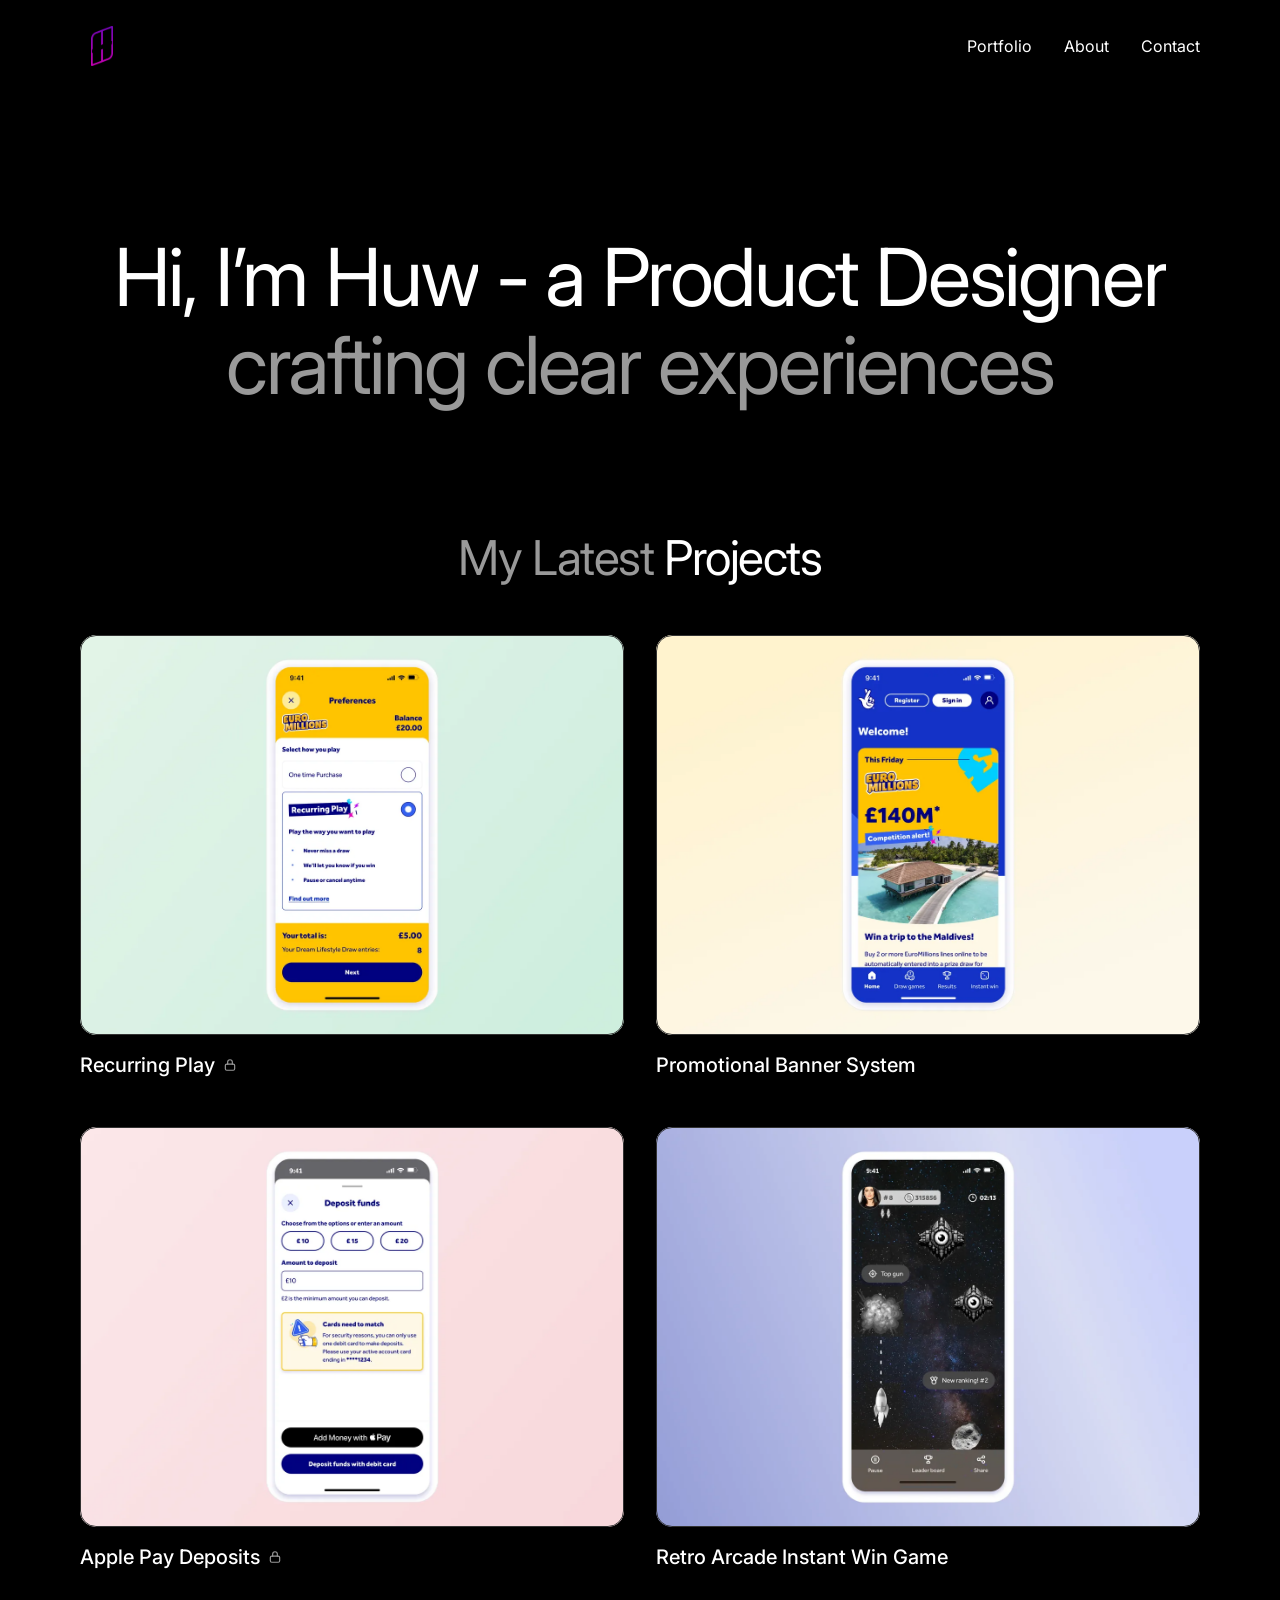
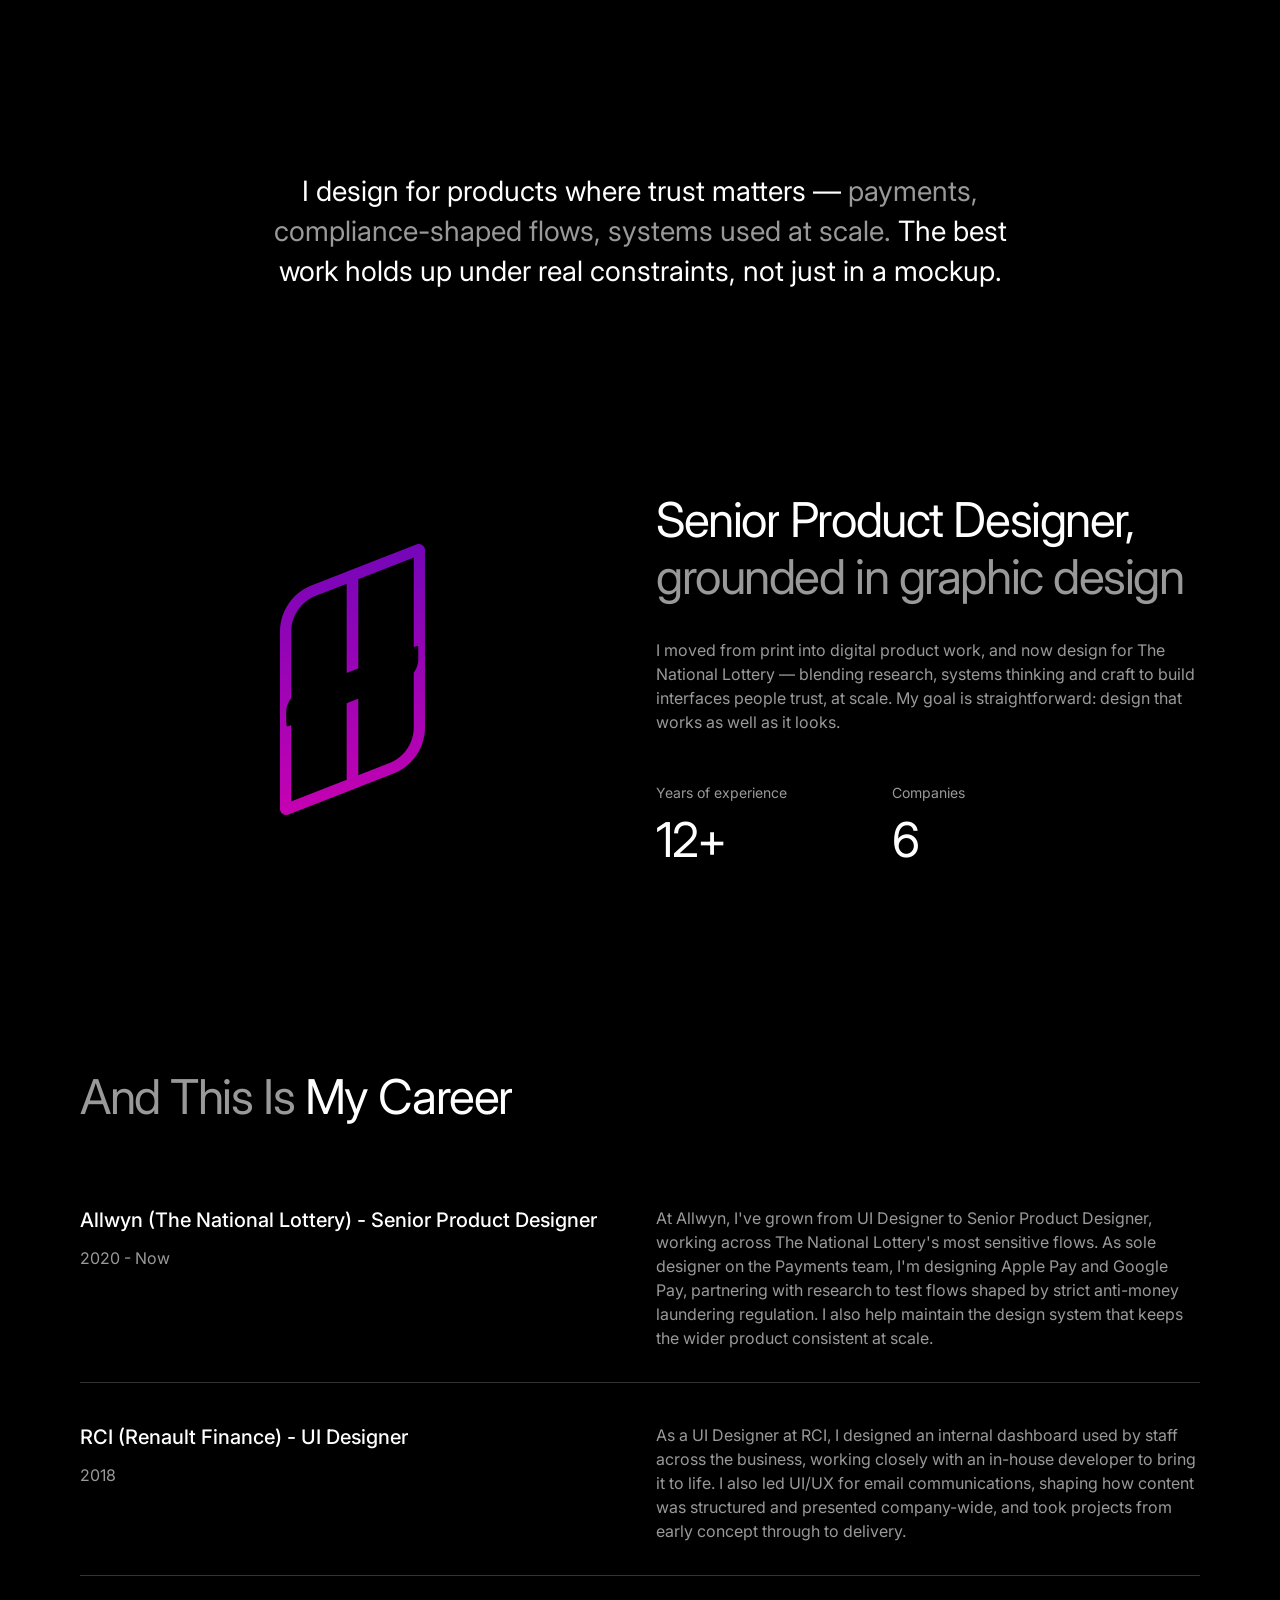
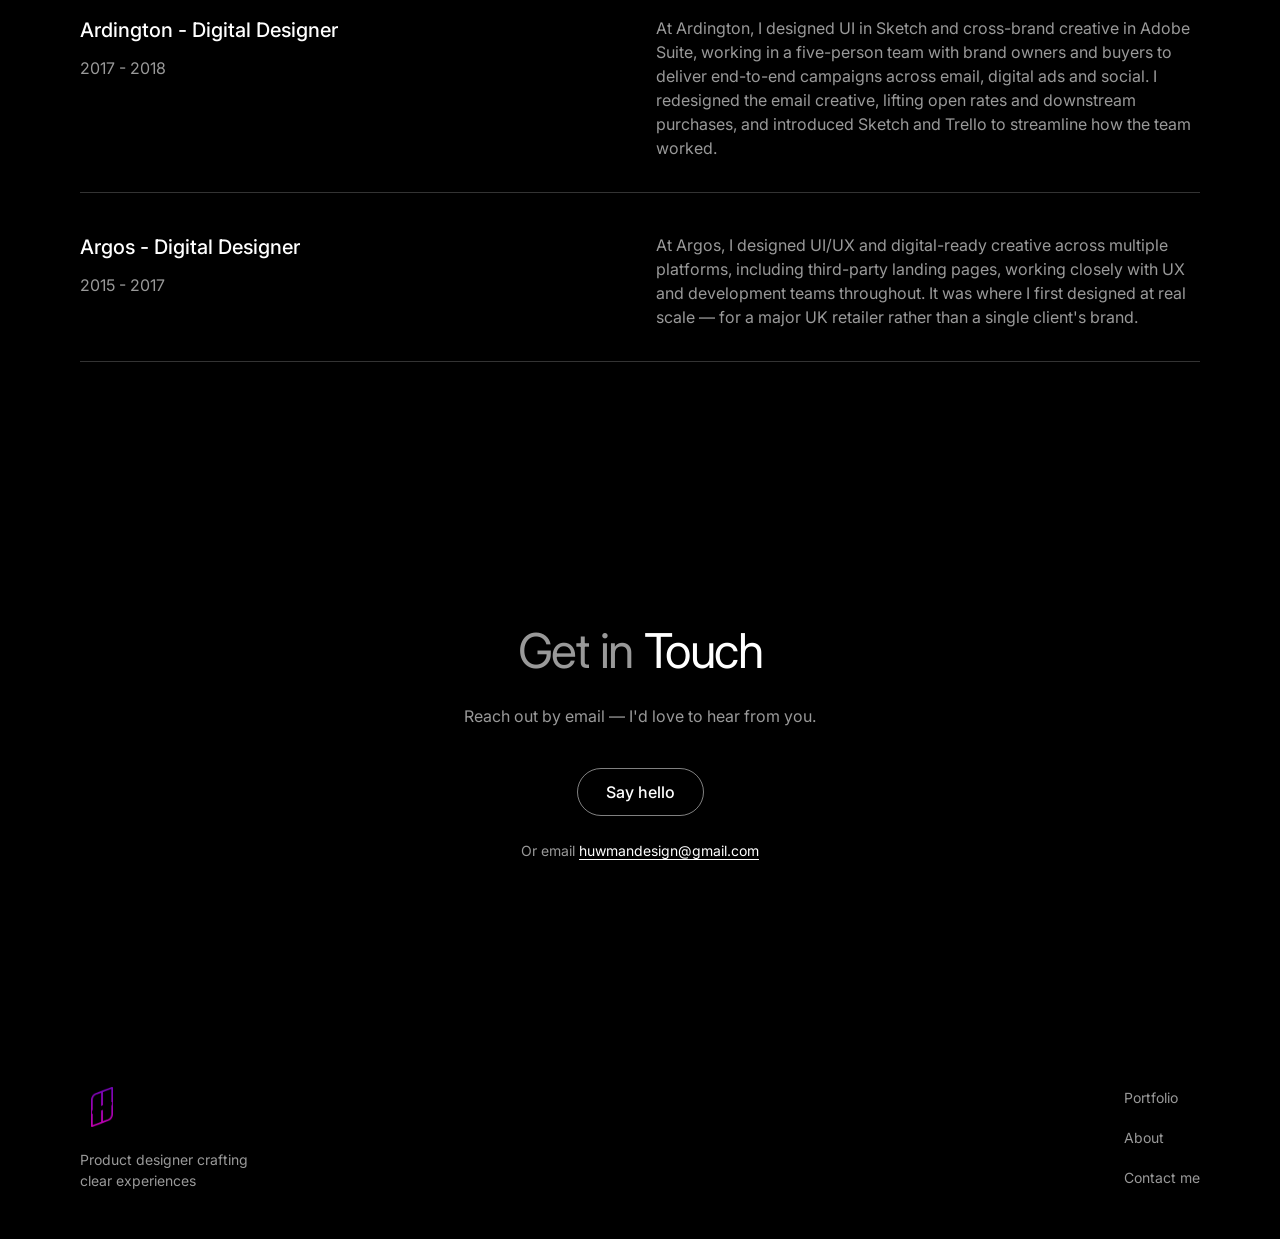
<file: index.html>
<!doctype html>
<html lang="en-GB">
<head>
  <meta charset="utf-8">
  <meta name="viewport" content="width=device-width, initial-scale=1">
  <link rel="icon" href="favicon.svg" type="image/svg+xml">
  <link rel="icon" href="favicon-32.png" sizes="32x32" type="image/png">
  <link rel="apple-touch-icon" href="apple-touch-icon.png">
  <title>Huw Maitland-Jones — Product Designer</title>
  <meta name="description" content="Huw Maitland-Jones is a Senior Product Designer crafting clear experiences for products where trust matters.">
  <link rel="preconnect" href="https://fonts.googleapis.com">
  <link rel="preconnect" href="https://fonts.gstatic.com" crossorigin>
  <link href="https://fonts.googleapis.com/css2?family=Inter:wght@400;500&display=swap" rel="stylesheet">
  <link rel="stylesheet" href="styles.css">
  <script>document.documentElement.classList.add("js")</script>
  <script src="script.js" defer></script>
</head>
<body>

  <header class="nav">
    <div class="container nav__inner">
      <a href="/" class="logo" aria-label="Huw Maitland-Jones, home">
        <img src="assets/logo-mark.png" alt="" width="21" height="40">
      </a>
      <button class="nav__toggle" type="button" aria-expanded="false" aria-controls="site-menu" aria-label="Open menu">
        <span class="nav__toggle-bar"></span>
        <span class="nav__toggle-bar"></span>
      </button>
      <nav aria-label="Main">
        <ul class="nav__links" id="site-menu">
          <li><a href="#portfolio">Portfolio</a></li>
          <li><a href="#about">About</a></li>
          <li><a href="#contact">Contact</a></li>
        </ul>
      </nav>
    </div>
  </header>

  <main>
    <!-- Hero -->
    <section class="hero">
      <div class="container">
        <h1 class="h1 reveal">
          Hi, I’m Huw - a Product Designer
          <span class="muted">crafting clear experiences</span>
        </h1>
      </div>
    </section>

    <!-- Projects -->
    <section class="section section--projects" id="portfolio">
      <div class="container">
        <h2 class="h2 h2--center reveal"><span class="muted">My Latest</span> Projects</h2>

        <ul class="projects">
          <li class="reveal">
            <a href="recurring-play/" class="project">
              <div class="project__image">
                <img src="assets/project-recurring-play.webp" alt="Recurring Play set-up screen on a phone, with Subscription Play selected" loading="lazy">
              </div>
              <h3 class="h3 project__title">Recurring Play <span class="project__lock" title="Password protected"><svg width="14" height="14" viewBox="0 0 24 24" fill="none" stroke="currentColor" stroke-width="2" stroke-linecap="round" stroke-linejoin="round" aria-hidden="true"><rect x="4" y="10.5" width="16" height="10.5" rx="2.5"/><path d="M8 10.5V7a4 4 0 0 1 8 0v3.5"/></svg><span class="visually-hidden">(password protected)</span></span></h3>
            </a>
          </li>
          <li class="reveal">
            <a href="promotional-banner-system/" class="project">
              <div class="project__image">
                <img src="assets/project-banners.webp" alt="Promotional banner designs on a phone screen" loading="lazy">
              </div>
              <h3 class="h3">Promotional Banner System</h3>
            </a>
          </li>
          <li class="reveal">
            <a href="apple-pay-deposits/" class="project">
              <div class="project__image">
                <img src="assets/project-apple-pay.webp" alt="Apple Pay deposit flow on a phone screen" loading="lazy">
              </div>
              <h3 class="h3 project__title">Apple Pay Deposits <span class="project__lock" title="Password protected"><svg width="14" height="14" viewBox="0 0 24 24" fill="none" stroke="currentColor" stroke-width="2" stroke-linecap="round" stroke-linejoin="round" aria-hidden="true"><rect x="4" y="10.5" width="16" height="10.5" rx="2.5"/><path d="M8 10.5V7a4 4 0 0 1 8 0v3.5"/></svg><span class="visually-hidden">(password protected)</span></span></h3>
            </a>
          </li>
          <li class="reveal">
            <a href="retro-arcade-iwg/" class="project">
              <div class="project__image">
                <img src="assets/project-arcade.webp" alt="Retro arcade instant win game on a phone screen" loading="lazy">
              </div>
              <h3 class="h3">Retro Arcade Instant Win Game</h3>
            </a>
          </li>
        </ul>
      </div>
    </section>

    <!-- Statement -->
    <section class="section">
      <div class="container container--narrow">
        <p class="statement reveal">
          I design for products where trust matters — <span class="muted">payments,
          compliance-shaped flows, systems used at scale.</span> The best work holds up under
          real constraints, not just in a mockup.
        </p>
      </div>
    </section>

    <!-- About -->
    <section class="section" id="about">
      <div class="container about">
        <div class="about__image reveal">
          <img src="assets/logo-about.png" alt="" width="145" height="271">
        </div>
        <div class="about__content reveal" style="--delay: 0.1s">
          <h2 class="h2">Senior Product Designer, <span class="muted">grounded in graphic design</span></h2>
          <p class="body">
            I moved from print into digital product work, and now design for The National Lottery —
            blending research, systems thinking and craft to build interfaces people trust, at scale.
            My goal is straightforward: design that works as well as it looks.
          </p>
          <dl class="stats">
            <div>
              <dt>Years of experience</dt>
              <dd>12+</dd>
            </div>
            <div>
              <dt>Companies</dt>
              <dd>6</dd>
            </div>
          </dl>
        </div>
      </div>
    </section>

    <!-- Career -->
    <section class="section">
      <div class="container">
        <h2 class="h2 career__title reveal"><span class="muted">And This Is</span> My Career</h2>

        <ol class="career">
          <li class="job reveal">
            <div class="job__info">
              <h3 class="h3">Allwyn (The National Lottery) - Senior Product Designer</h3>
              <p class="job__years">2020 - Now</p>
            </div>
            <p class="body">
              At Allwyn, I've grown from UI Designer to Senior Product Designer, working across
              The National Lottery's most sensitive flows. As sole designer on the Payments team,
              I'm designing Apple Pay and Google Pay, partnering with research to test flows shaped
              by strict anti-money laundering regulation. I also help maintain the design system
              that keeps the wider product consistent at scale.
            </p>
          </li>
          <li class="job reveal">
            <div class="job__info">
              <h3 class="h3">RCI (Renault Finance) - UI Designer</h3>
              <p class="job__years">2018</p>
            </div>
            <p class="body">
              As a UI Designer at RCI, I designed an internal dashboard used by staff across
              the business, working closely with an in-house developer to bring it to life. I also
              led UI/UX for email communications, shaping how content was structured and presented
              company-wide, and took projects from early concept through to delivery.
            </p>
          </li>
          <li class="job reveal">
            <div class="job__info">
              <h3 class="h3">Ardington - Digital Designer</h3>
              <p class="job__years">2017 - 2018</p>
            </div>
            <p class="body">
              At Ardington, I designed UI in Sketch and cross-brand creative in Adobe Suite, working
              in a five-person team with brand owners and buyers to deliver end-to-end campaigns
              across email, digital ads and social. I redesigned the email creative, lifting open
              rates and downstream purchases, and introduced Sketch and Trello to streamline how
              the team worked.
            </p>
          </li>
          <li class="job reveal">
            <div class="job__info">
              <h3 class="h3">Argos - Digital Designer</h3>
              <p class="job__years">2015 - 2017</p>
            </div>
            <p class="body">
              At Argos, I designed UI/UX and digital-ready creative across multiple platforms,
              including third-party landing pages, working closely with UX and development teams
              throughout. It was where I first designed at real scale — for a major UK retailer
              rather than a single client's brand.
            </p>
          </li>
        </ol>
      </div>
    </section>

    <!-- Contact -->
    <section class="contact" id="contact">
      <div class="container contact__inner">
        <h2 class="h2 h2--center reveal"><span class="muted">Get in</span> Touch</h2>
        <p class="body body--center reveal" style="--delay: 0.1s">Reach out by email — I'd love to hear from you.</p>
        <a href="mailto:huwmandesign@gmail.com" class="button reveal" style="--delay: 0.2s">Say hello</a>
        <p class="small reveal" style="--delay: 0.3s">Or email <a href="mailto:huwmandesign@gmail.com" class="link">huwmandesign@gmail.com</a></p>
      </div>
    </section>
  </main>

  <footer class="footer">
    <div class="container footer__inner">
      <div class="footer__brand">
        <a href="/" class="logo" aria-label="Huw Maitland-Jones, home">
          <img src="assets/logo-mark.png" alt="" width="21" height="40">
        </a>
        <p class="small">Product designer crafting<br>clear experiences</p>
      </div>
      <nav aria-label="Footer">
        <ul class="footer__links">
          <li><a href="#portfolio">Portfolio</a></li>
          <li><a href="#about">About</a></li>
          <li><a href="#contact">Contact me</a></li>
        </ul>
      </nav>
    </div>
  </footer>

</body>
</html>
</file>
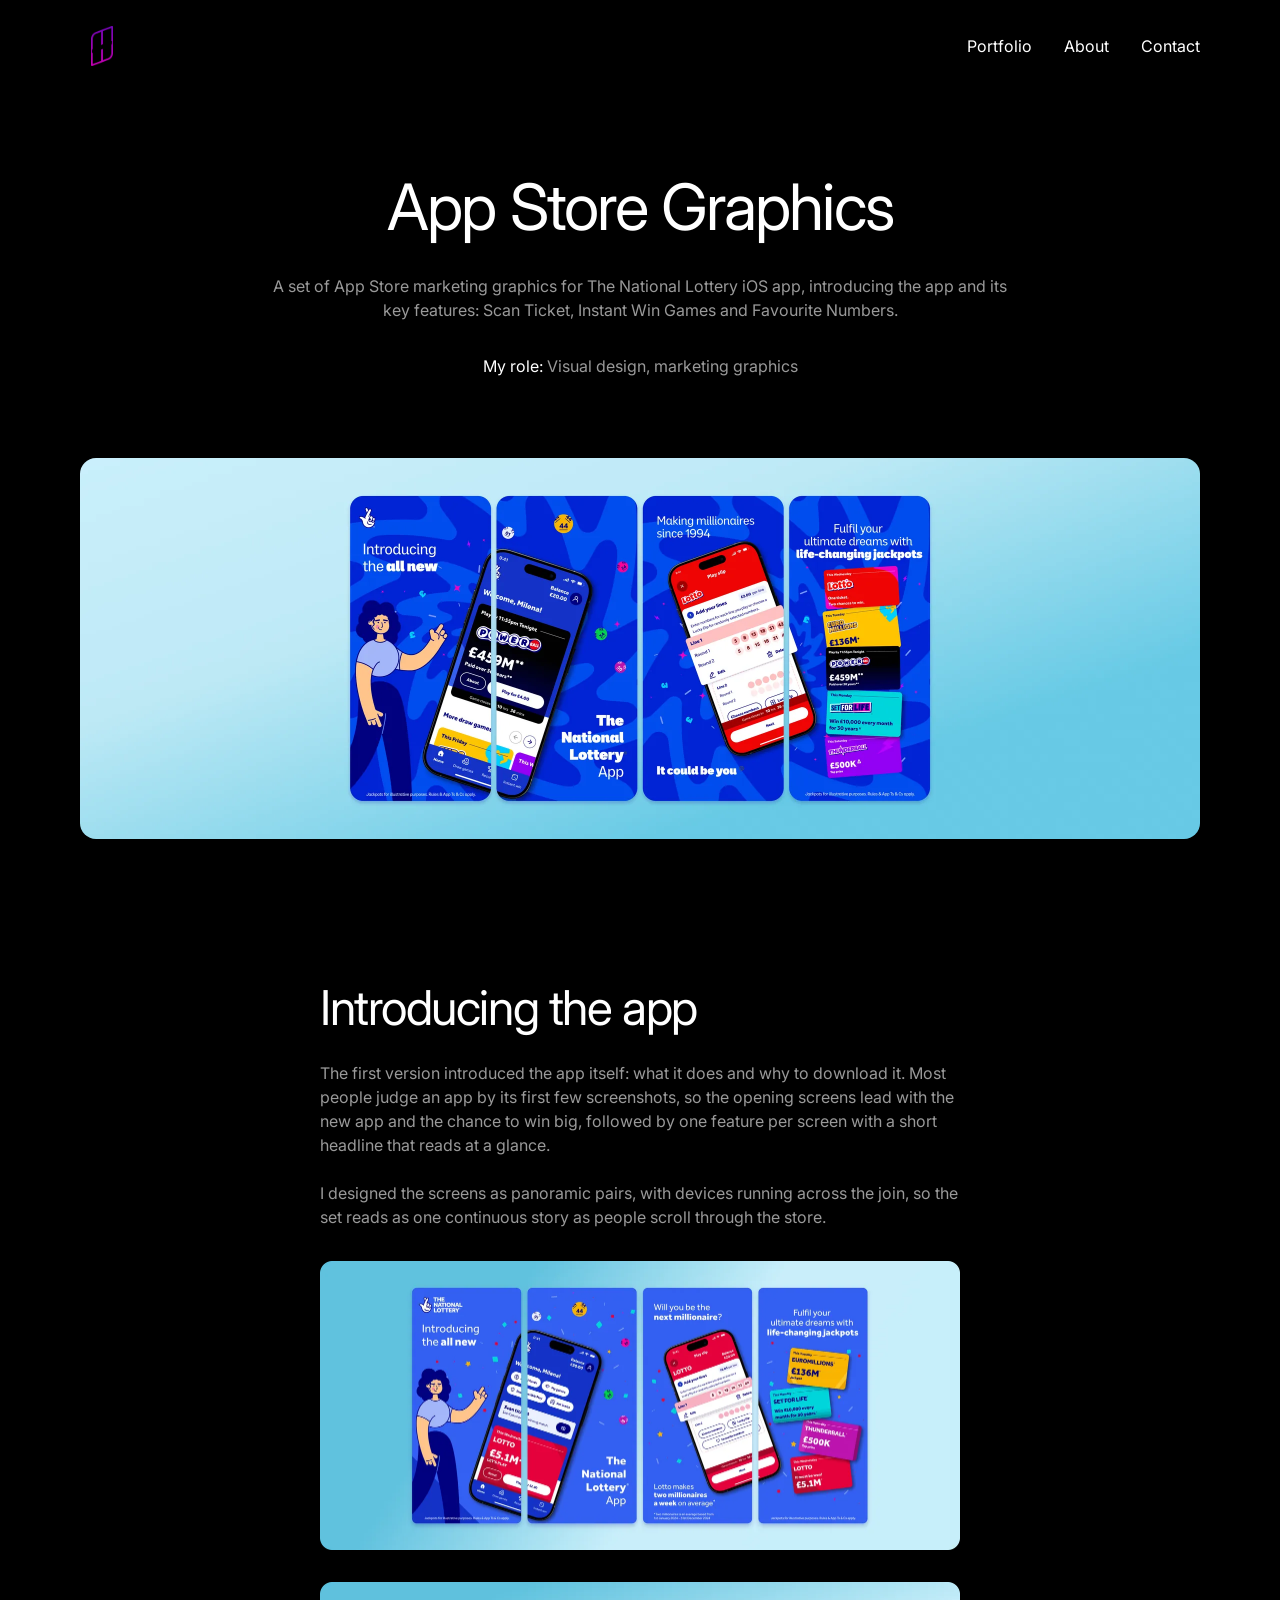
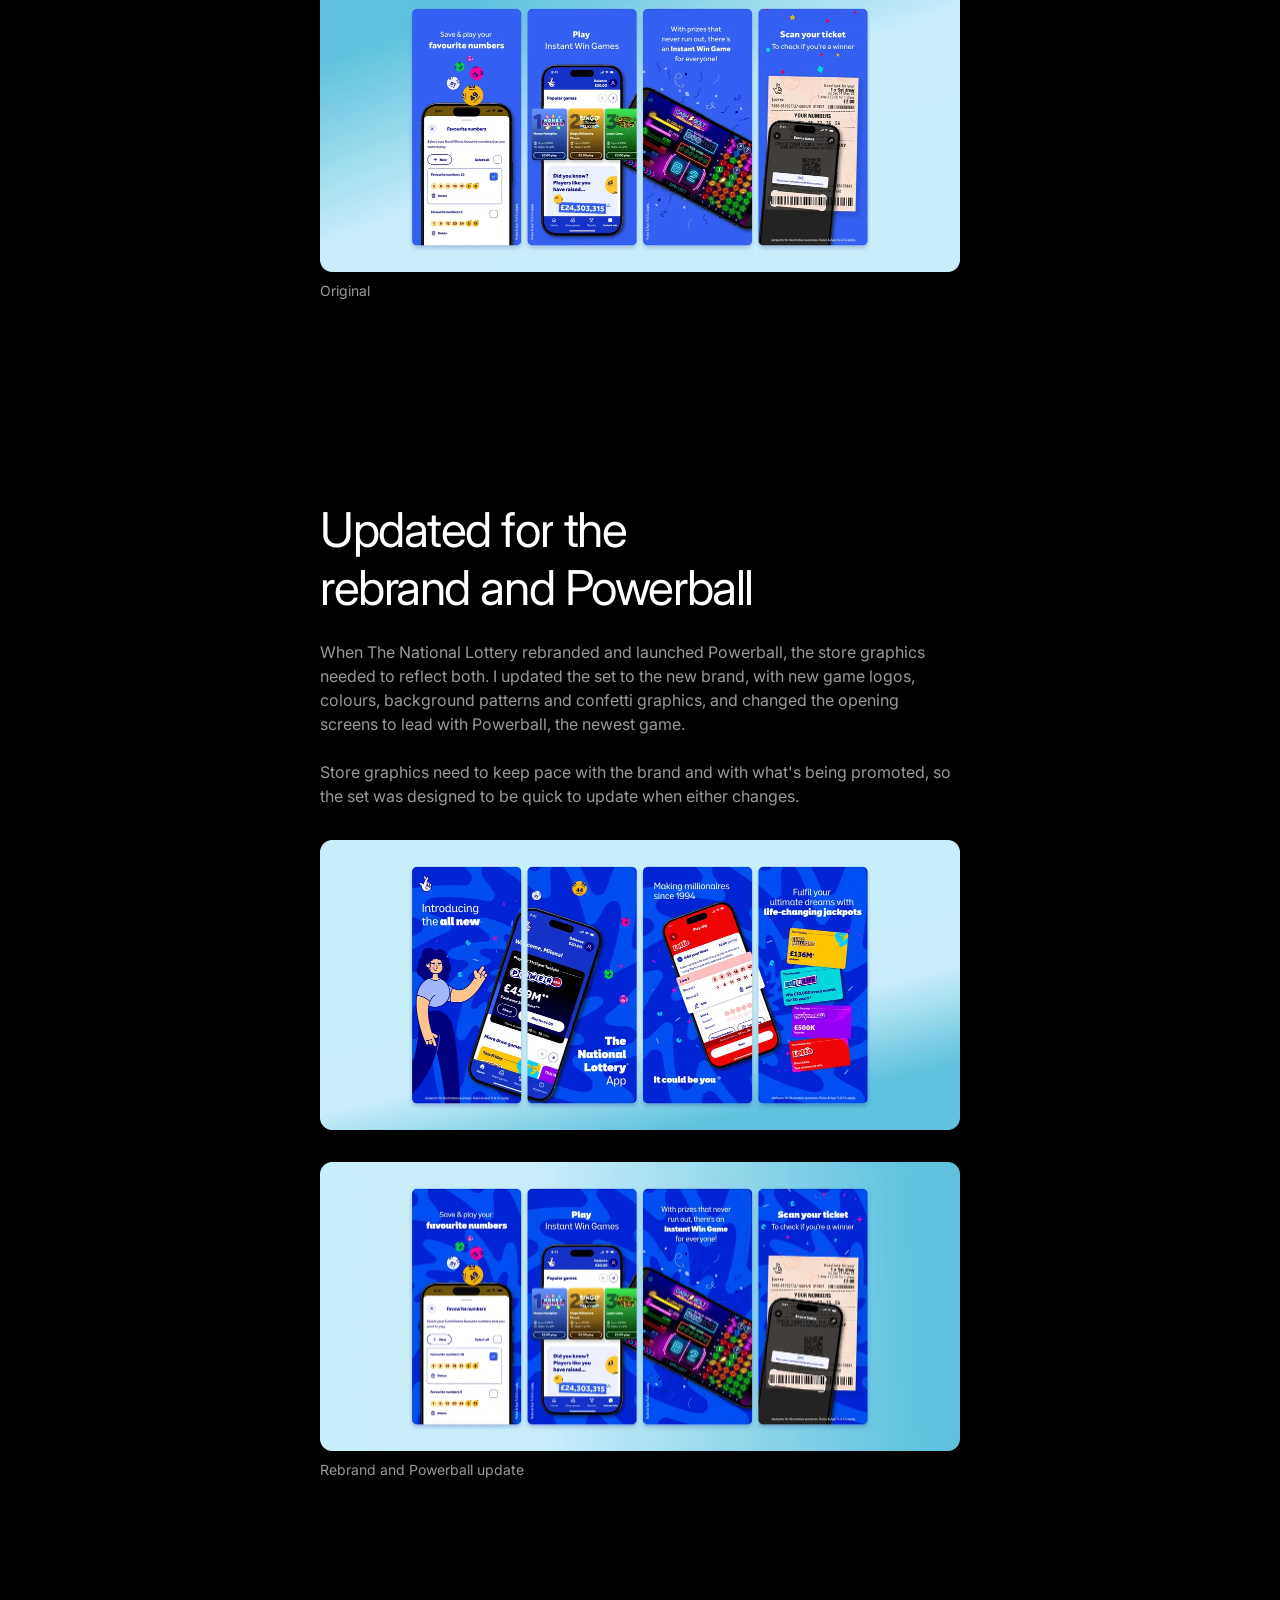
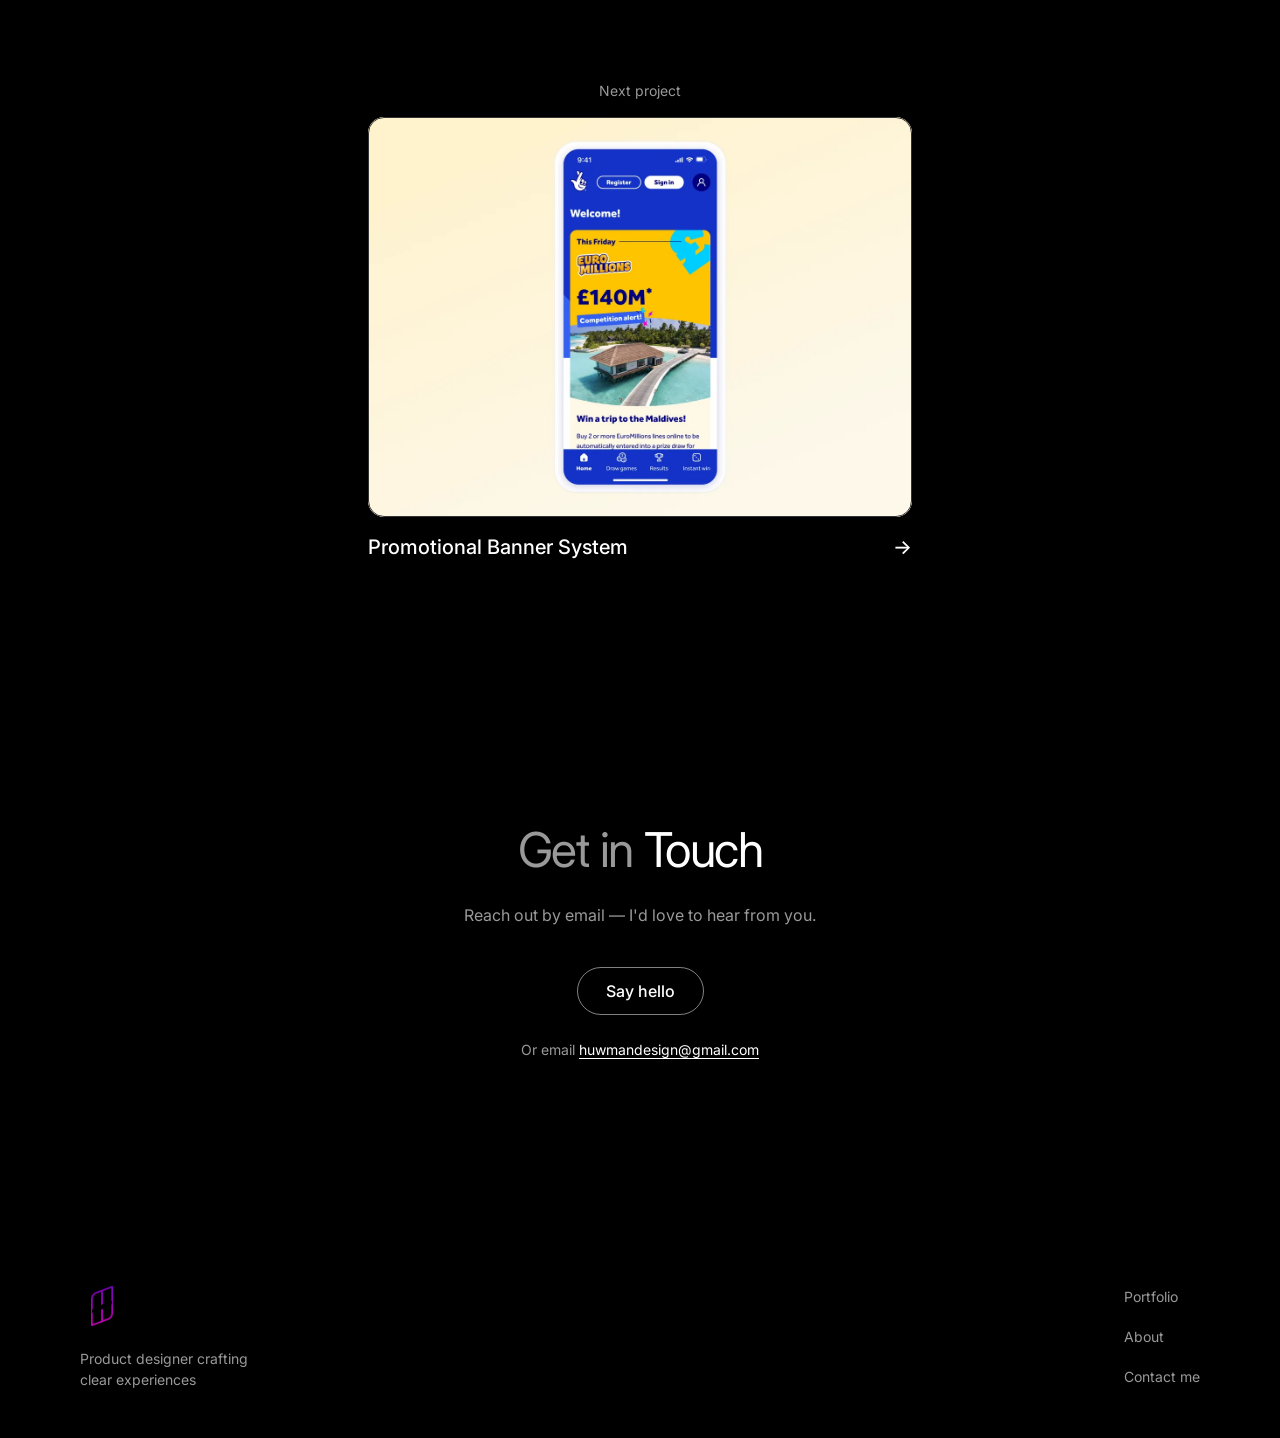
<file: app-store-graphics/index.html>
<!doctype html>
<html lang="en-GB">
<head>
  <meta charset="utf-8">
  <meta name="viewport" content="width=device-width, initial-scale=1">
  <link rel="icon" href="../favicon.svg" type="image/svg+xml">
  <link rel="icon" href="../favicon-32.png" sizes="32x32" type="image/png">
  <link rel="apple-touch-icon" href="../apple-touch-icon.png">
  <title>App Store Graphics — Huw Maitland-Jones</title>
  <meta name="description" content="App Store marketing graphics for The National Lottery iOS app, updated for the rebrand and the launch of Powerball.">
  <link rel="preconnect" href="https://fonts.googleapis.com">
  <link rel="preconnect" href="https://fonts.gstatic.com" crossorigin>
  <link href="https://fonts.googleapis.com/css2?family=Inter:wght@400;500;700&display=swap" rel="stylesheet">
  <link rel="stylesheet" href="../styles.css">
  <script>document.documentElement.classList.add("js")</script>
  <script src="../script.js" defer></script>
</head>
<body class="cs-page">

  <header class="nav">
    <div class="container nav__inner">
      <a href="/" class="logo" aria-label="Huw Maitland-Jones, home">
        <img src="../assets/logo-mark.png" alt="" width="21" height="40">
      </a>
      <button class="nav__toggle" type="button" aria-expanded="false" aria-controls="site-menu" aria-label="Open menu">
        <span class="nav__toggle-bar"></span>
        <span class="nav__toggle-bar"></span>
      </button>
      <nav aria-label="Main">
        <ul class="nav__links" id="site-menu">
          <li><a href="/#portfolio">Portfolio</a></li>
          <li><a href="/#about">About</a></li>
          <li><a href="#contact">Contact</a></li>
        </ul>
      </nav>
    </div>
  </header>

  <main>
    <!-- Intro -->
    <section class="cs-hero">
      <div class="container cs-hero__inner">
        <div class="cs-hero__text">
          <h1 class="h1 h1--case reveal">App Store Graphics</h1>
          <p class="body body--center cs-hero__desc reveal">
            A set of App Store marketing graphics for The National Lottery iOS app, introducing the app
            and its key features: Scan Ticket, Instant Win Games and Favourite Numbers.
          </p>
          <p class="body body--center reveal"><span class="cs-label">My role:</span> Visual design, marketing graphics</p>
        </div>
        <div class="cs-image cs-image--hero reveal">
          <picture><source media="(max-width: 809px)" srcset="../assets/app-store-graphics/hero-mobile.webp" width="700" height="706"><img src="../assets/app-store-graphics/hero.webp" alt="App Store screenshots for The National Lottery app, featuring Powerball" width="2240" height="762"></picture>
        </div>
      </div>
    </section>

    <!-- Introducing the app -->
    <section class="section">
      <div class="container cs-narrow">
        <div class="cs-text reveal">
          <h2 class="h2">Introducing the app</h2>
          <p class="body">
            The first version introduced the app itself: what it does and why to download it. Most people
            judge an app by its first few screenshots, so the opening screens lead with the new app and the
            chance to win big, followed by one feature per screen with a short headline that reads at a glance.
          </p>
          <p class="body">
            I designed the screens as panoramic pairs, with devices running across the join, so the set reads
            as one continuous story as people scroll through the store.
          </p>
        </div>
        <figure class="cs-figure reveal">
          <div class="cs-image cs-only-wide">
            <picture><source media="(min-width: 810px) and (max-width: 1199px)" srcset="../assets/app-store-graphics/original-1-tablet.webp" width="1460" height="920"><img src="../assets/app-store-graphics/original-1.webp" alt="The original App Store screenshots introducing The National Lottery app" width="1280" height="579" loading="lazy"></picture>
          </div>
          <div class="cs-stack cs-only-mobile">
            <img src="../assets/app-store-graphics/original-m1.webp" alt="The original App Store screenshots introducing The National Lottery app, part 1" width="700" height="628" loading="lazy">
            <img src="../assets/app-store-graphics/original-m2.webp" alt="The original App Store screenshots introducing The National Lottery app, part 2" width="700" height="628" loading="lazy">
          </div>
          <figcaption class="small">Original</figcaption>
        </figure>
        <figure class="cs-figure reveal">
          <div class="cs-image cs-only-wide">
            <picture><source media="(min-width: 810px) and (max-width: 1199px)" srcset="../assets/app-store-graphics/original-2-tablet.webp" width="1460" height="920"><img src="../assets/app-store-graphics/original-2.webp" alt="The original App Store screenshots for Scan Ticket, Instant Win Games and Favourite Numbers" width="1280" height="579" loading="lazy"></picture>
          </div>
          <div class="cs-stack cs-only-mobile">
            <img src="../assets/app-store-graphics/original-m3.webp" alt="The original App Store screenshots for Scan Ticket, Instant Win Games and Favourite Numbers, part 1" width="700" height="628" loading="lazy">
            <img src="../assets/app-store-graphics/original-m4.webp" alt="The original App Store screenshots for Scan Ticket, Instant Win Games and Favourite Numbers, part 2" width="700" height="628" loading="lazy">
          </div>
          <figcaption class="small">Original</figcaption>
        </figure>
      </div>
    </section>

    <!-- Updated for the rebrand and Powerball -->
    <section class="section">
      <div class="container cs-narrow">
        <div class="cs-text reveal">
          <h2 class="h2">Updated for the rebrand and Powerball</h2>
          <p class="body">
            When The National Lottery rebranded and launched Powerball, the store graphics needed to reflect
            both. I updated the set to the new brand, with new game logos, colours, background patterns and
            confetti graphics, and changed the opening screens to lead with Powerball, the newest game.
          </p>
          <p class="body">
            Store graphics need to keep pace with the brand and with what's being promoted, so the set was
            designed to be quick to update when either changes.
          </p>
        </div>
        <figure class="cs-figure reveal">
          <div class="cs-image cs-only-wide">
            <picture><source media="(min-width: 810px) and (max-width: 1199px)" srcset="../assets/app-store-graphics/rebrand-1-tablet.webp" width="1460" height="920"><img src="../assets/app-store-graphics/rebrand-1.webp" alt="App Store screenshots updated for the rebrand, leading with Powerball" width="1280" height="579" loading="lazy"></picture>
          </div>
          <div class="cs-stack cs-only-mobile">
            <img src="../assets/app-store-graphics/rebrand-m1.webp" alt="App Store screenshots updated for the rebrand, leading with Powerball, part 1" width="700" height="628" loading="lazy">
            <img src="../assets/app-store-graphics/rebrand-m2.webp" alt="App Store screenshots updated for the rebrand, leading with Powerball, part 2" width="700" height="628" loading="lazy">
          </div>
          <figcaption class="small">Rebrand and Powerball update</figcaption>
        </figure>
        <figure class="cs-figure reveal">
          <div class="cs-image cs-only-wide">
            <picture><source media="(min-width: 810px) and (max-width: 1199px)" srcset="../assets/app-store-graphics/rebrand-2-tablet.webp" width="1460" height="920"><img src="../assets/app-store-graphics/rebrand-2.webp" alt="Rebranded App Store screenshots for the app's key features" width="1280" height="579" loading="lazy"></picture>
          </div>
          <div class="cs-stack cs-only-mobile">
            <img src="../assets/app-store-graphics/rebrand-m3.webp" alt="Rebranded App Store screenshots for the app's key features, part 1" width="700" height="628" loading="lazy">
            <img src="../assets/app-store-graphics/rebrand-m4.webp" alt="Rebranded App Store screenshots for the app's key features, part 2" width="700" height="628" loading="lazy">
          </div>
          <figcaption class="small">Rebrand and Powerball update</figcaption>
        </figure>
      </div>
    </section>

    <!-- Next project -->
    <section class="section next-project">
      <div class="container next-project__inner">
        <p class="small next-project__label reveal">Next project</p>
        <a href="../promotional-banner-system/" class="project next-project__card reveal" style="--delay: 0.1s">
          <div class="project__image">
            <img src="../assets/project-banners.webp" alt="Promotional banner designs on a phone screen" loading="lazy">
          </div>
          <h2 class="h3 project__title">Promotional Banner System <span class="next-project__arrow" aria-hidden="true">→</span></h2>
        </a>
      </div>
    </section>

    <!-- Contact -->
    <section class="contact" id="contact">
      <div class="container contact__inner">
        <h2 class="h2 h2--center reveal"><span class="muted">Get in</span> Touch</h2>
        <p class="body body--center reveal" style="--delay: 0.1s">Reach out by email — I'd love to hear from you.</p>
        <a href="mailto:huwmandesign@gmail.com" class="button reveal" style="--delay: 0.2s">Say hello</a>
        <p class="small reveal" style="--delay: 0.3s">Or email <a href="mailto:huwmandesign@gmail.com" class="link">huwmandesign@gmail.com</a></p>
      </div>
    </section>
  </main>

  <footer class="footer">
    <div class="container footer__inner">
      <div class="footer__brand">
        <a href="/" class="logo" aria-label="Huw Maitland-Jones, home">
          <img src="../assets/logo-mark.png" alt="" width="21" height="40">
        </a>
        <p class="small">Product designer crafting<br>clear experiences</p>
      </div>
      <nav aria-label="Footer">
        <ul class="footer__links">
          <li><a href="/#portfolio">Portfolio</a></li>
          <li><a href="/#about">About</a></li>
          <li><a href="#contact">Contact me</a></li>
        </ul>
      </nav>
    </div>
  </footer>

</body>
</html>
</file>
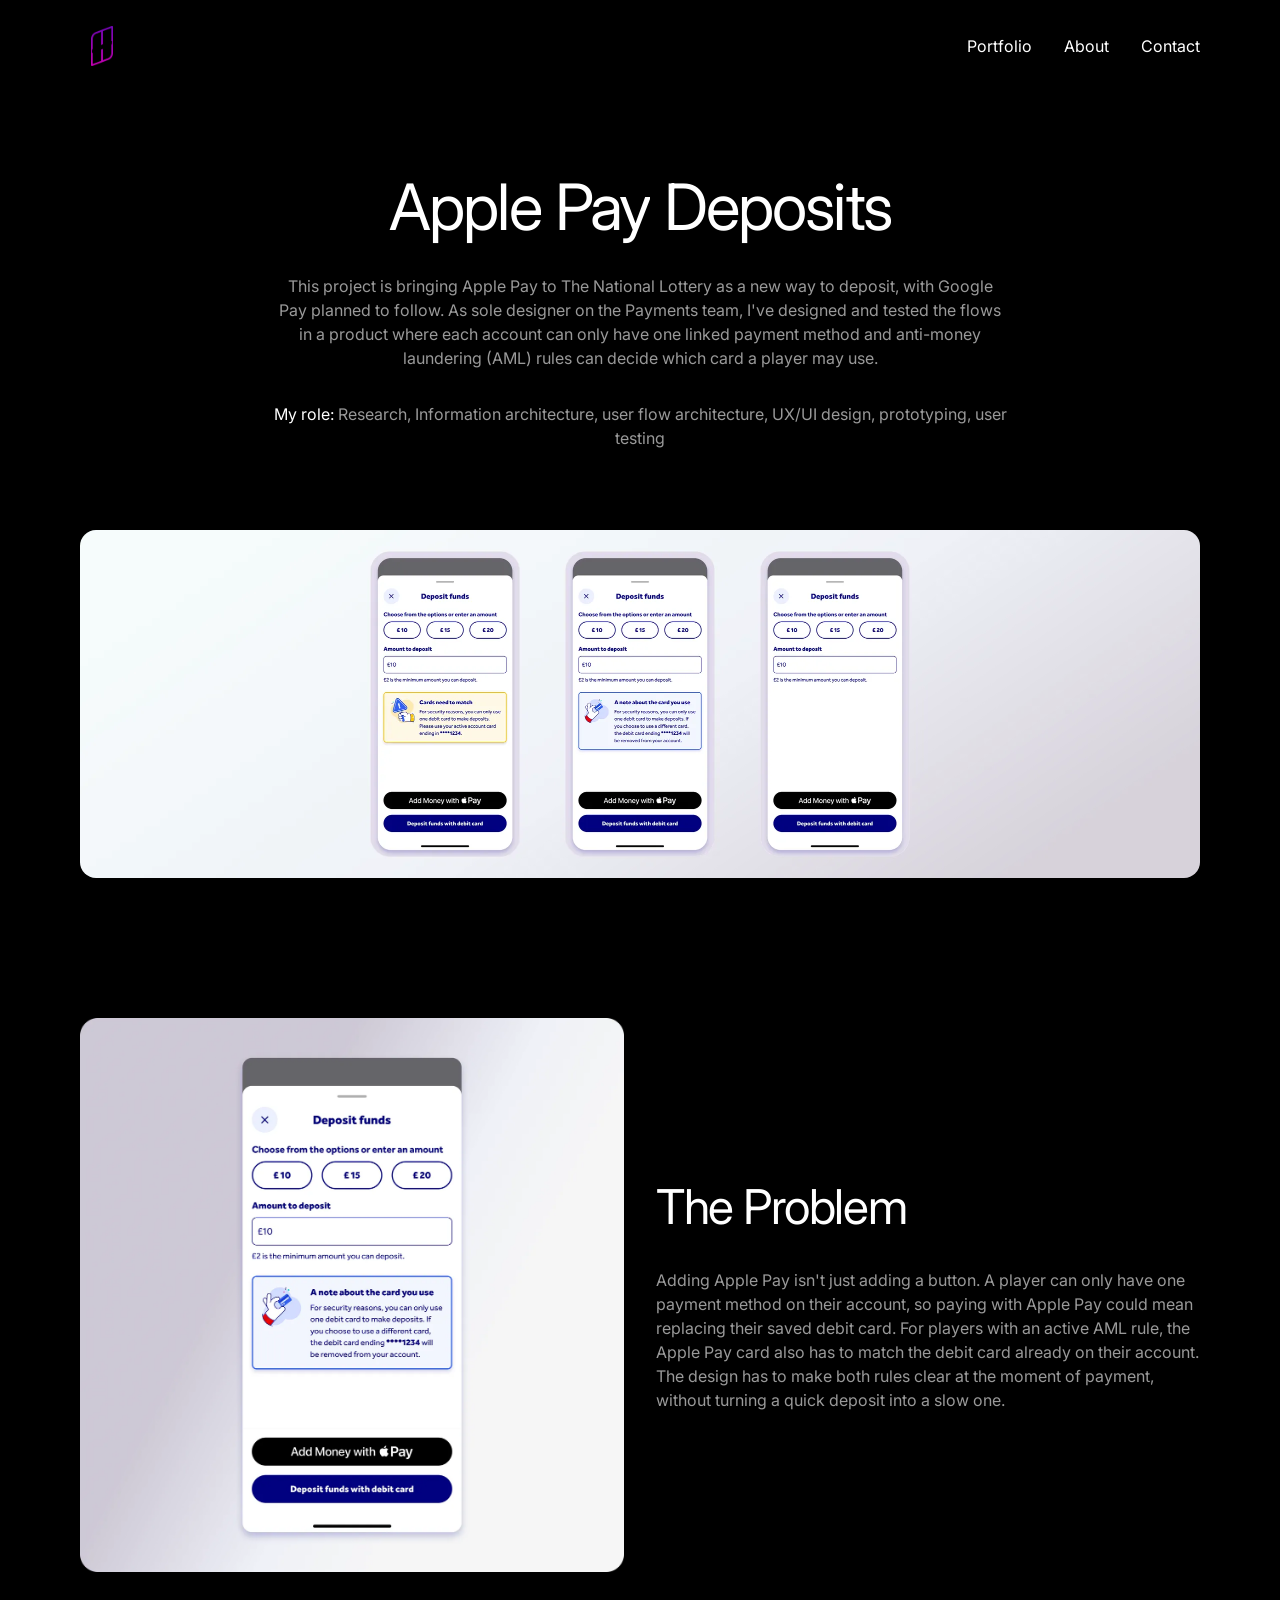
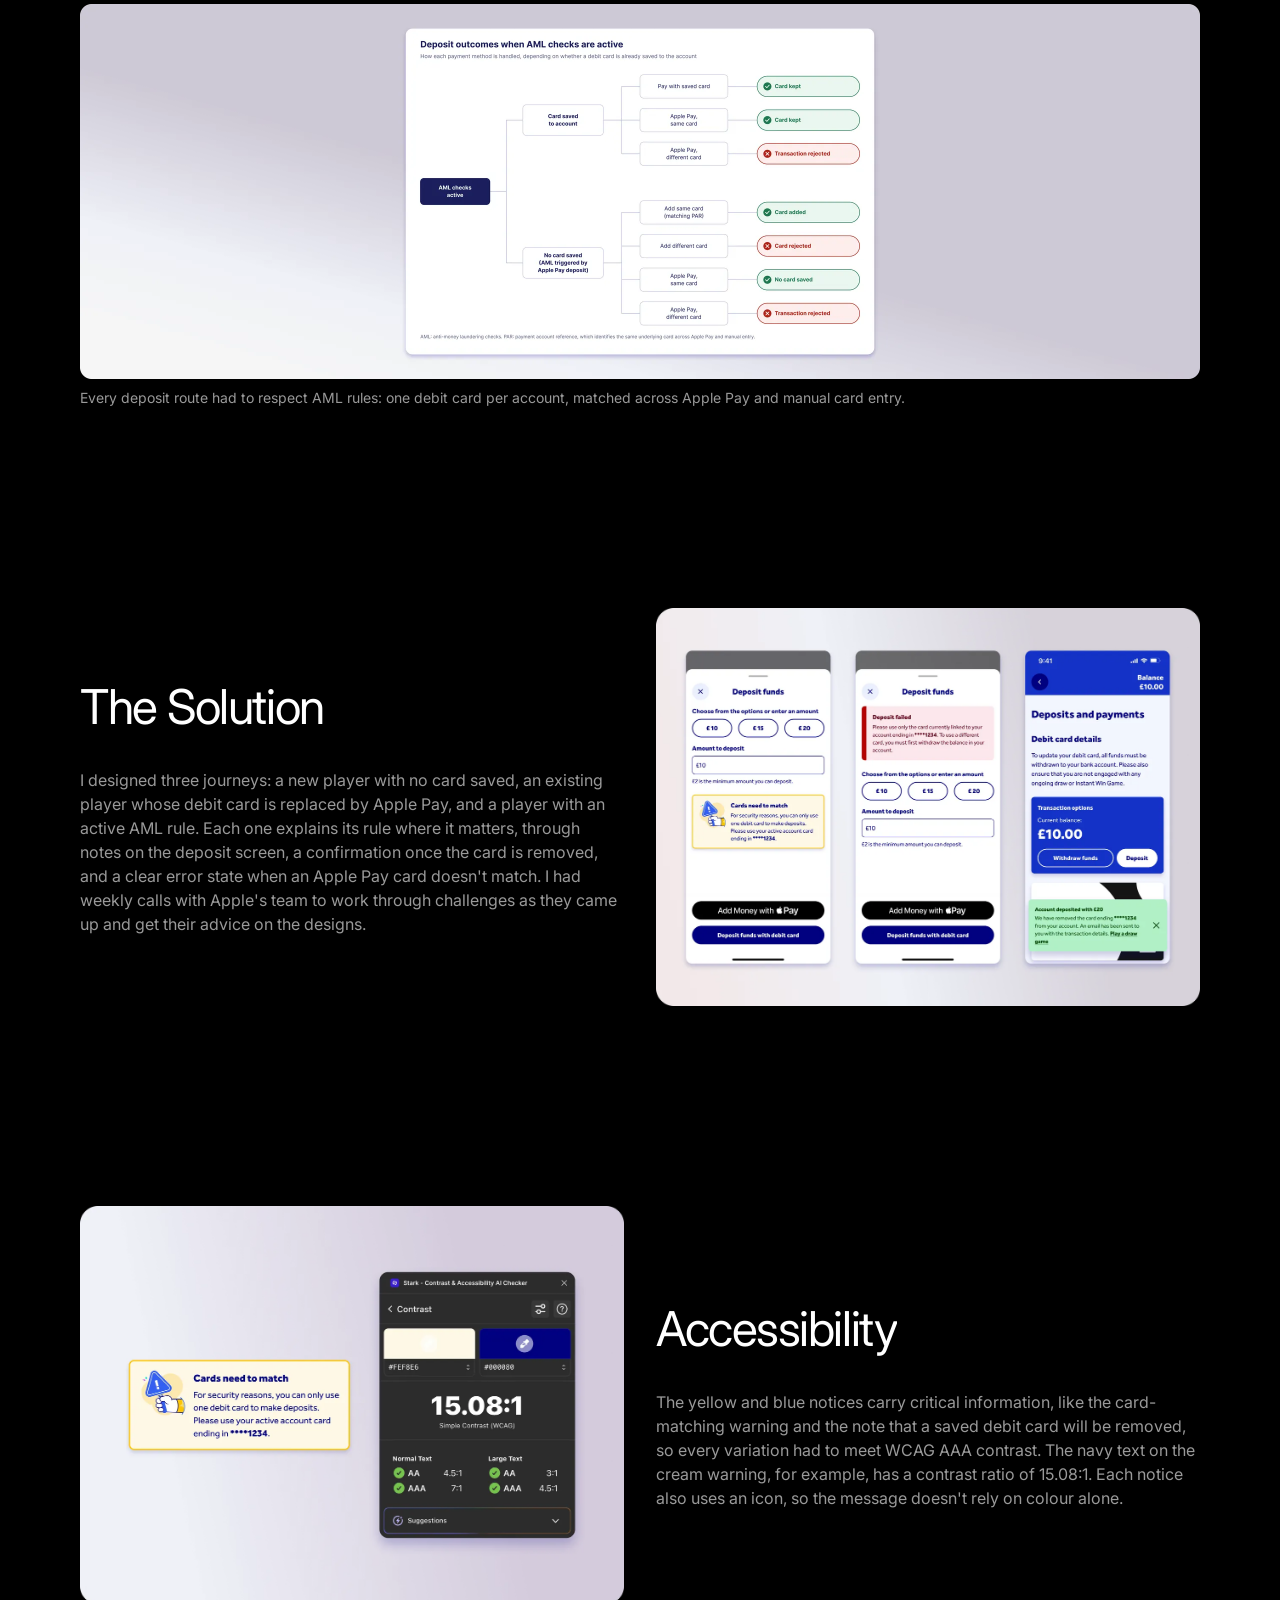
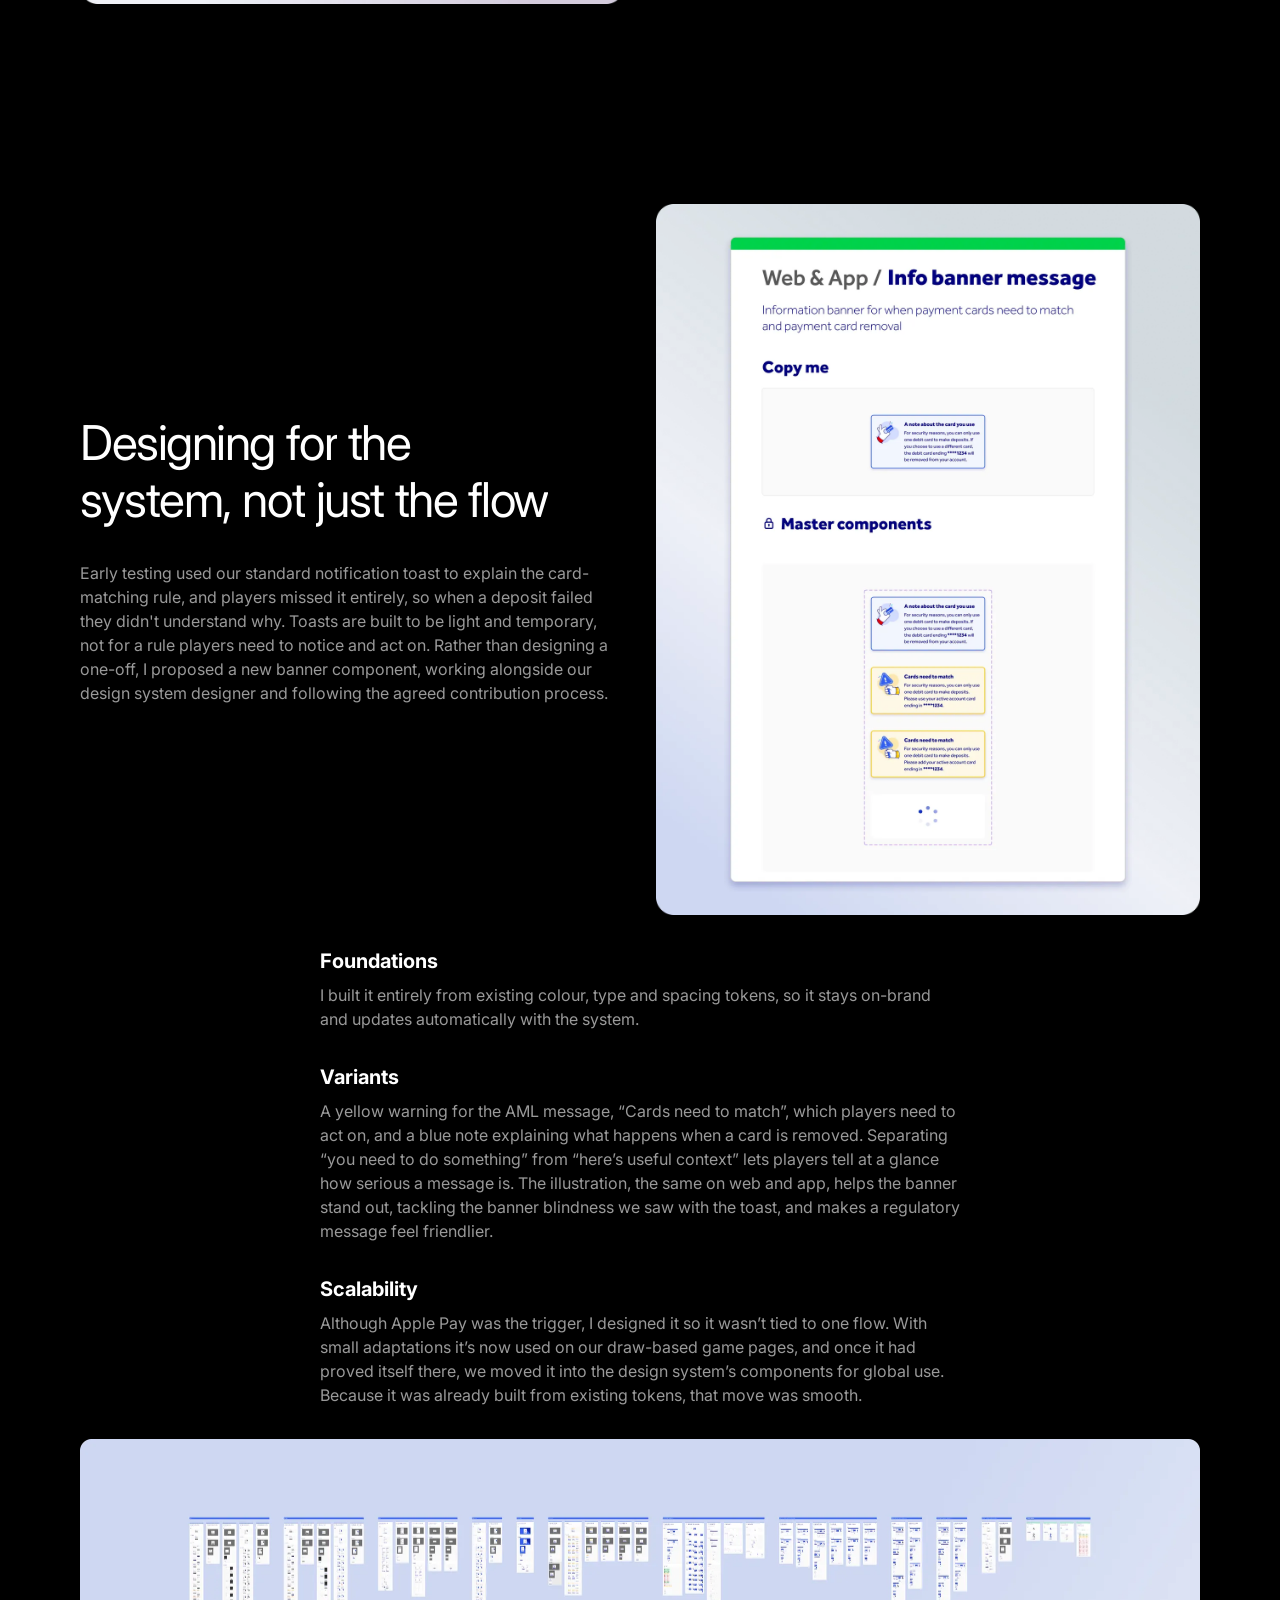
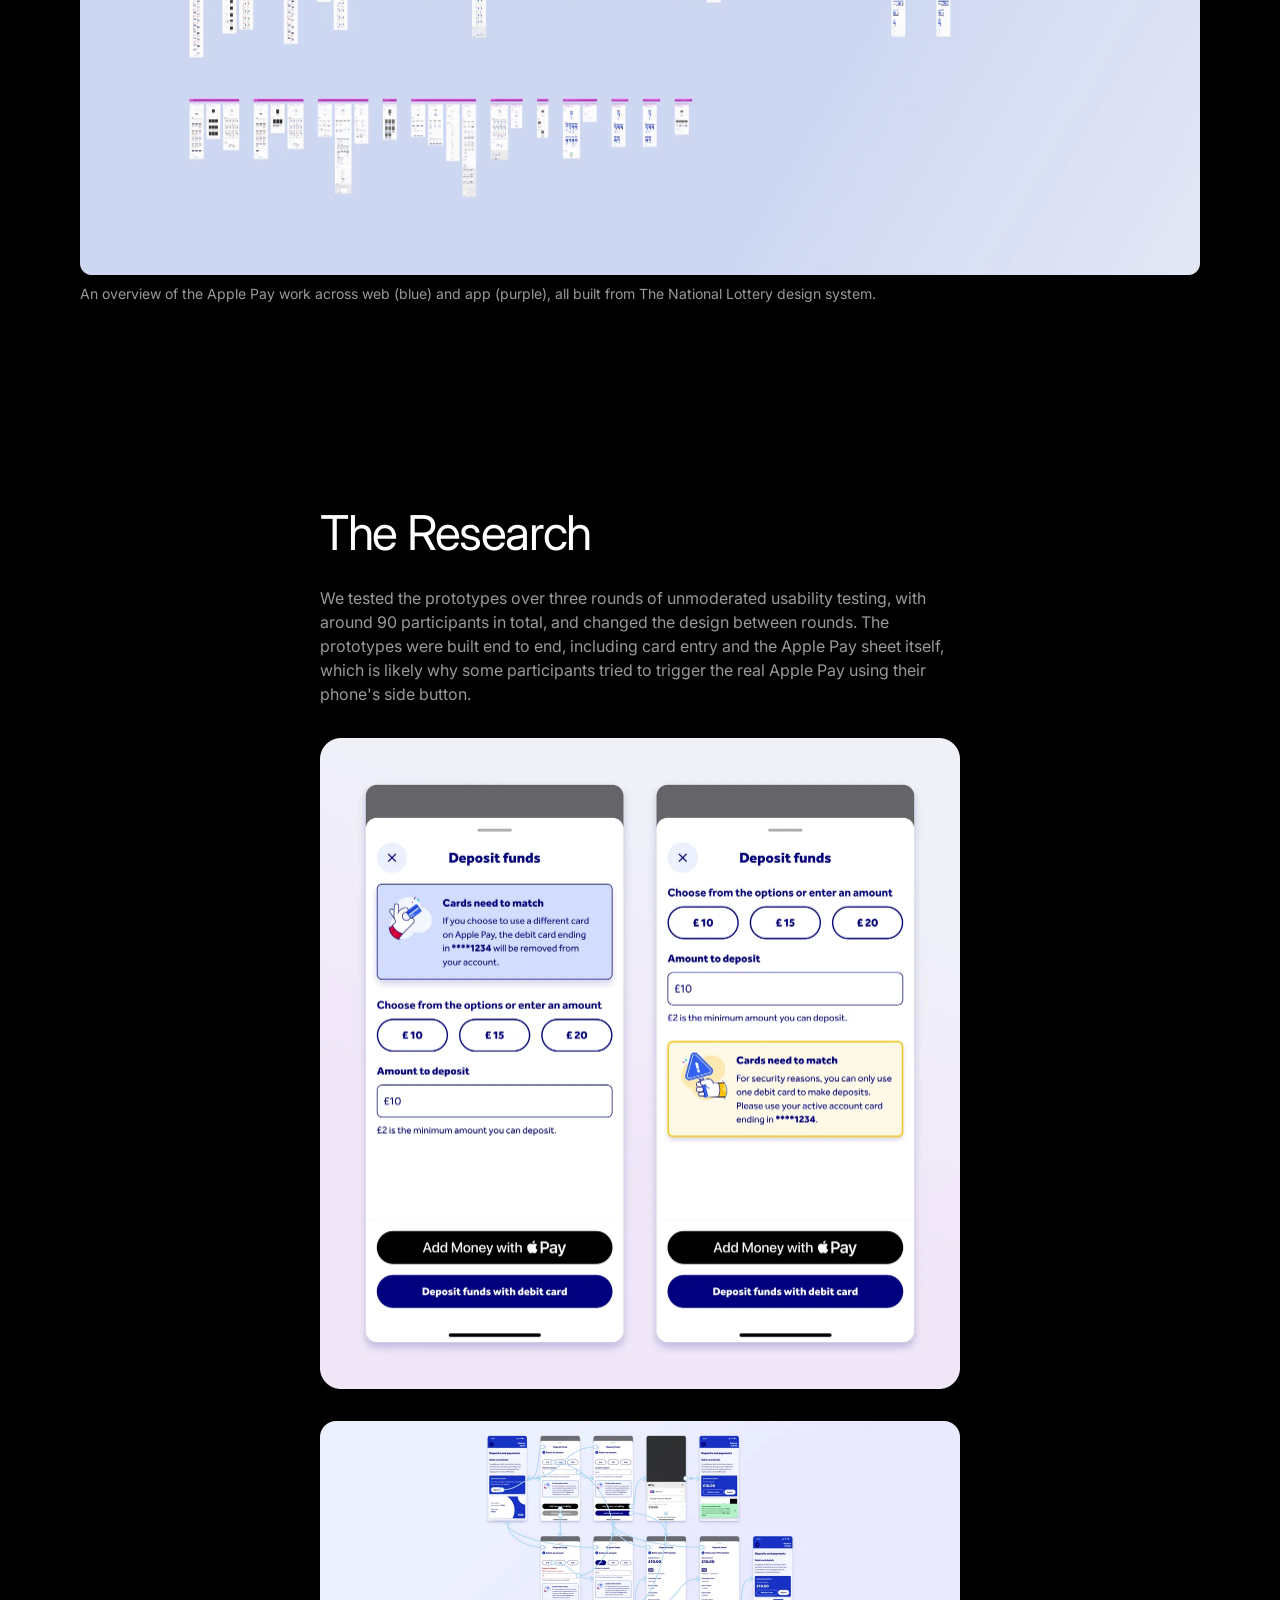
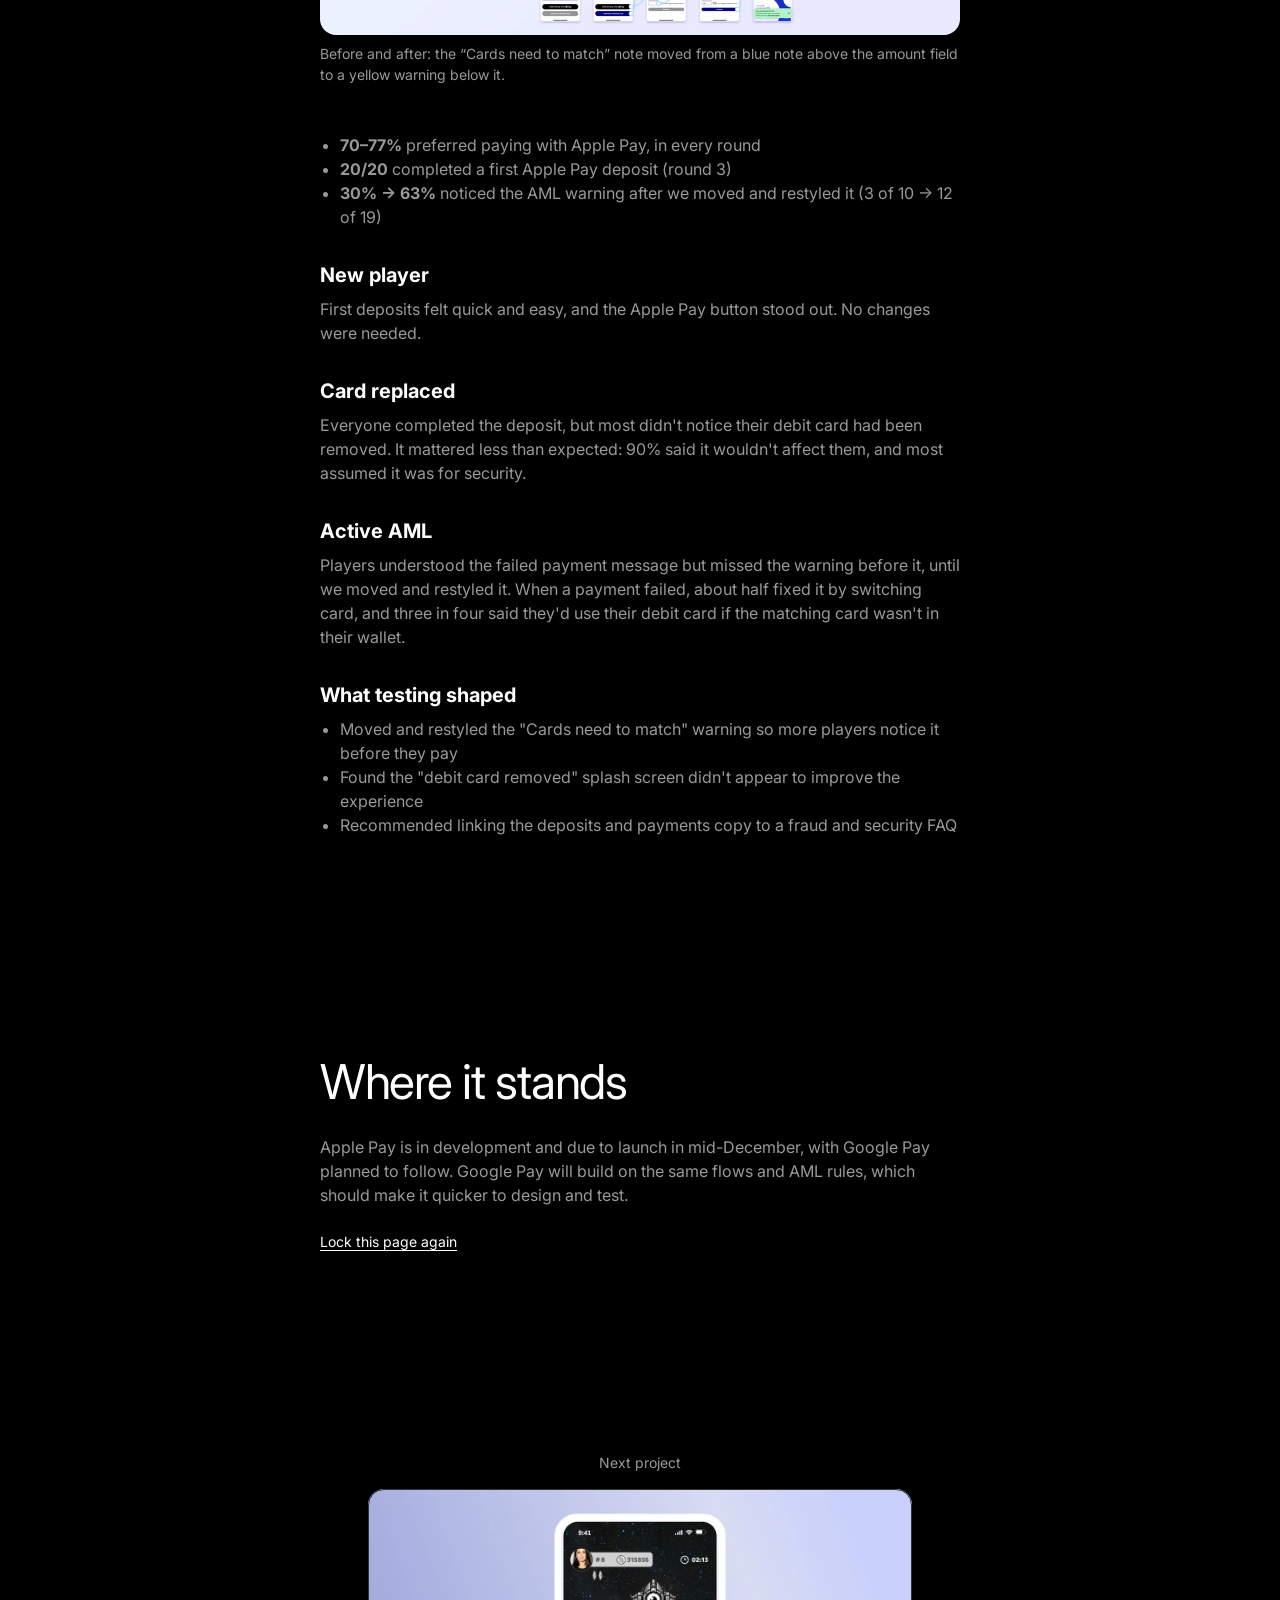
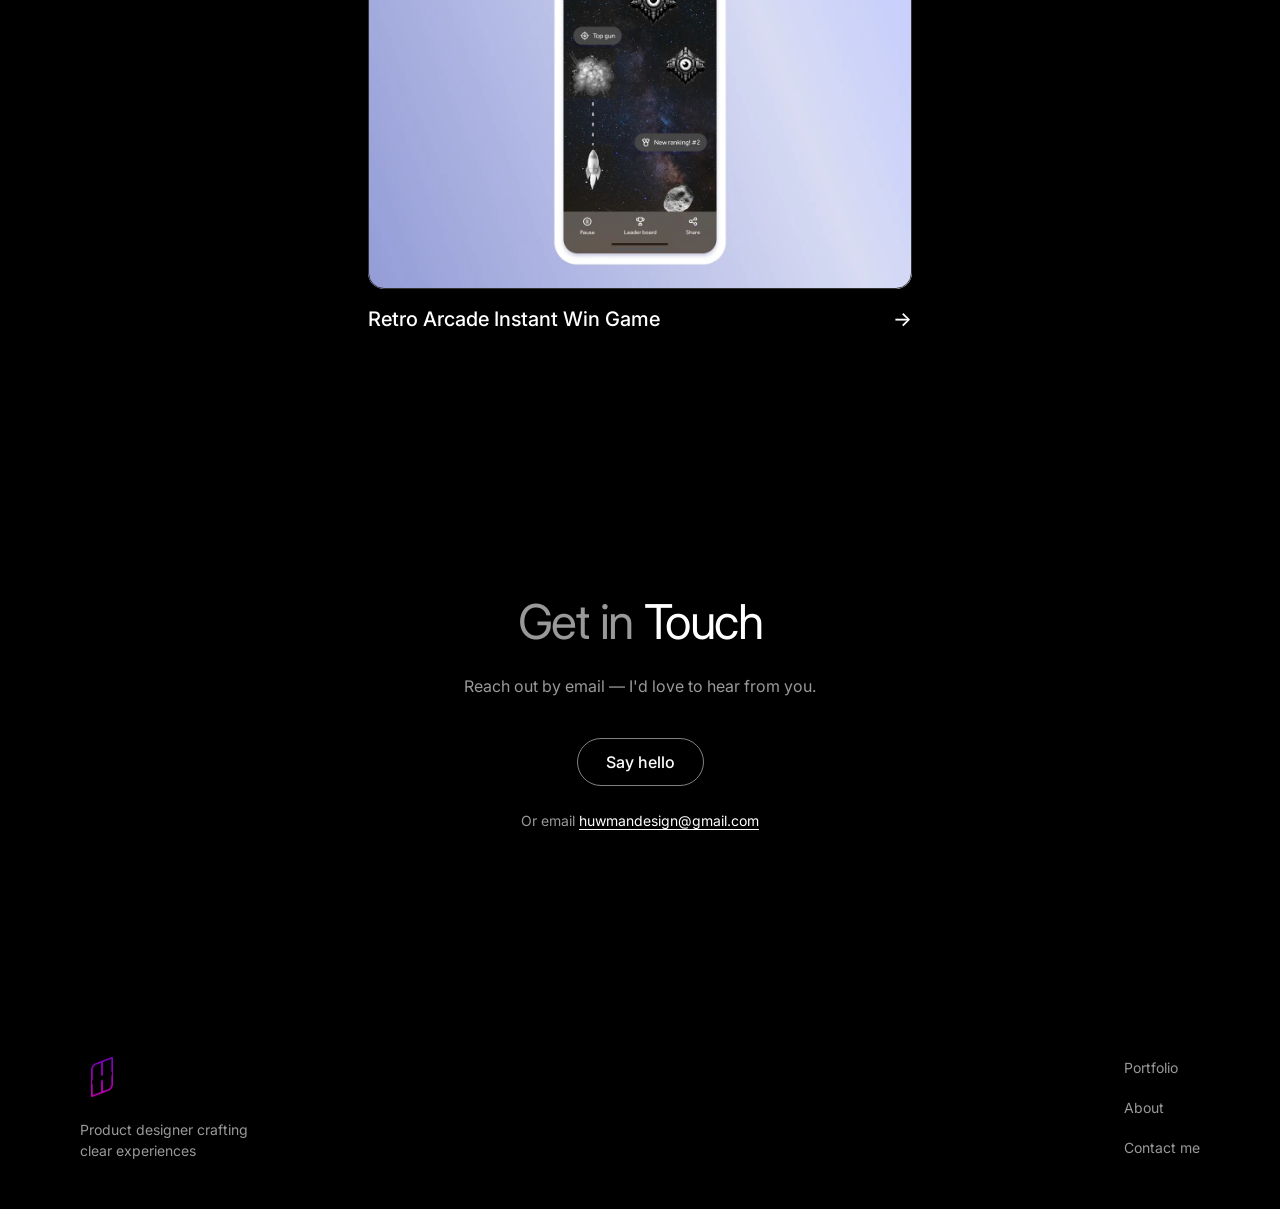
<file: apple-pay-deposits/index.html>
<!doctype html>
<html lang="en-GB">
<head>
  <meta charset="utf-8">
  <meta name="viewport" content="width=device-width, initial-scale=1">
  <link rel="icon" href="../favicon.svg" type="image/svg+xml">
  <link rel="icon" href="../favicon-32.png" sizes="32x32" type="image/png">
  <link rel="apple-touch-icon" href="../apple-touch-icon.png">
  <title>Apple Pay Deposits — Huw Maitland-Jones</title>
  <meta name="description" content="Designing Apple Pay deposits for The National Lottery, within one-payment-method and anti-money laundering rules.">
  <meta name="robots" content="noindex">
  <link rel="preconnect" href="https://fonts.googleapis.com">
  <link rel="preconnect" href="https://fonts.gstatic.com" crossorigin>
  <link href="https://fonts.googleapis.com/css2?family=Inter:wght@400;500;700&display=swap" rel="stylesheet">
  <link rel="stylesheet" href="../styles.css">
  <script>document.documentElement.classList.add("js")</script>
  <script src="../script.js" defer></script>
</head>
<body class="cs-page">

  <header class="nav">
    <div class="container nav__inner">
      <a href="/" class="logo" aria-label="Huw Maitland-Jones, home">
        <img src="../assets/logo-mark.png" alt="" width="21" height="40">
      </a>
      <button class="nav__toggle" type="button" aria-expanded="false" aria-controls="site-menu" aria-label="Open menu">
        <span class="nav__toggle-bar"></span>
        <span class="nav__toggle-bar"></span>
      </button>
      <nav aria-label="Main">
        <ul class="nav__links" id="site-menu">
          <li><a href="/#portfolio">Portfolio</a></li>
          <li><a href="/#about">About</a></li>
          <li><a href="#contact">Contact</a></li>
        </ul>
      </nav>
    </div>
  </header>

  <main>
    <!-- Intro -->
    <section class="cs-hero">
      <div class="container cs-hero__inner">
        <div class="cs-hero__text">
          <h1 class="h1 h1--case reveal">Apple Pay Deposits</h1>
          <p class="body body--center cs-hero__desc reveal">
            This project is bringing Apple Pay to The National Lottery as a new way to deposit, with Google Pay
            planned to follow. As sole designer on the Payments team, I've designed and tested the flows in a
            product where each account can only have one linked payment method and anti-money laundering (AML)
            rules can decide which card a player may use.
          </p>
          <p class="body body--center cs-hero__desc reveal"><span class="cs-label">My role:</span> Research, Information architecture, user flow architecture, UX/UI design, prototyping, user testing</p>
        </div>
        <div class="cs-image cs-image--hero reveal">
          <picture><source media="(max-width: 809px)" srcset="../assets/apple-pay-deposits/hero-mobile.webp" width="700" height="700"><img src="../assets/apple-pay-deposits/hero.webp" alt="Three deposit screens in The National Lottery app: a warning that cards must match, a note that the saved debit card will be removed, and the default screen with an Apple Pay button" width="2240" height="695"></picture>
        </div>
      </div>
    </section>

    <!-- The Problem -->
    <section class="section">
      <div class="container cs-split">
        <div class="cs-image reveal">
          <picture><source media="(min-width: 810px) and (max-width: 1199px)" srcset="../assets/apple-pay-deposits/problem-tablet.webp" width="1460" height="864"><img src="../assets/apple-pay-deposits/problem.webp" alt="Deposit screens showing the one-payment-method and card-matching rules" width="1280" height="1303" loading="lazy"></picture>
        </div>
        <div class="cs-text reveal" style="--delay: 0.1s">
          <h2 class="h2">The Problem</h2>
          <p class="body">
            Adding Apple Pay isn't just adding a button. A player can only have one payment method on their
            account, so paying with Apple Pay could mean replacing their saved debit card. For players with an
            active AML rule, the Apple Pay card also has to match the debit card already on their account. The
            design has to make both rules clear at the moment of payment, without turning a quick deposit into a slow one.
          </p>
        </div>
      </div>
      <div class="container cs-wide">
        <figure class="cs-figure reveal">
          <div class="cs-image">
            <picture><source media="(max-width: 809px)" srcset="../assets/apple-pay-deposits/problem-rules-mobile.webp" width="700" height="845"><source media="(min-width: 810px) and (max-width: 1199px)" srcset="../assets/apple-pay-deposits/problem-rules-tablet.webp" width="1460" height="864"><img src="../assets/apple-pay-deposits/problem-rules.webp" alt="Flow diagram of every deposit route and the AML rules each one has to respect" width="2240" height="750" loading="lazy"></picture>
          </div>
          <figcaption class="small">Every deposit route had to respect AML rules: one debit card per account, matched across Apple Pay and manual card entry.</figcaption>
        </figure>
      </div>
    </section>

    <!-- The Solution -->
    <section class="section">
      <div class="container cs-split cs-split--text-first">
        <div class="cs-text reveal">
          <h2 class="h2">The Solution</h2>
          <p class="body">
            I designed three journeys: a new player with no card saved, an existing player whose debit card is
            replaced by Apple Pay, and a player with an active AML rule. Each one explains its rule where it
            matters, through notes on the deposit screen, a confirmation once the card is removed, and a clear
            error state when an Apple Pay card doesn't match. I had weekly calls with Apple's team to work through
            challenges as they came up and get their advice on the designs.
          </p>
        </div>
        <div class="cs-image reveal" style="--delay: 0.1s">
          <picture><source media="(max-width: 809px)" srcset="../assets/apple-pay-deposits/solution-mobile.webp" width="700" height="513"><source media="(min-width: 810px) and (max-width: 1199px)" srcset="../assets/apple-pay-deposits/solution-tablet.webp" width="1460" height="624"><img src="../assets/apple-pay-deposits/solution.webp" alt="Screens from the three Apple Pay deposit journeys" width="1280" height="937" loading="lazy"></picture>
        </div>
      </div>
    </section>

    <!-- Accessibility -->
    <section class="section">
      <div class="container cs-split">
        <div class="cs-image reveal">
          <picture><source media="(min-width: 810px) and (max-width: 1199px)" srcset="../assets/apple-pay-deposits/accessibility-tablet.webp" width="1460" height="864"><img src="../assets/apple-pay-deposits/accessibility.webp" alt="The yellow card-matching warning and blue card-removed notice, with their contrast ratios" width="1280" height="937" loading="lazy"></picture>
        </div>
        <div class="cs-text reveal" style="--delay: 0.1s">
          <h2 class="h2">Accessibility</h2>
          <p class="body">
            The yellow and blue notices carry critical information, like the card-matching warning and the note
            that a saved debit card will be removed, so every variation had to meet WCAG AAA contrast. The navy
            text on the cream warning, for example, has a contrast ratio of 15.08:1. Each notice also uses an icon,
            so the message doesn't rely on colour alone.
          </p>
        </div>
      </div>
    </section>

    <!-- Designing within the system -->
    <section class="section">
      <div class="container cs-split cs-split--text-first">
        <div class="cs-text reveal">
          <h2 class="h2">Designing for the system, not just the flow</h2>
          <p class="body">
            Early testing used our standard notification toast to explain the card-matching rule, and players
            missed it entirely, so when a deposit failed they didn't understand why. Toasts are built to be light
            and temporary, not for a rule players need to notice and act on. Rather than designing a one-off, I
            proposed a new banner component, working alongside our design system designer and following the
            agreed contribution process.
          </p>
        </div>
        <div class="cs-image cs-image--shadow reveal" style="--delay: 0.1s">
          <picture><source media="(min-width: 810px) and (max-width: 1199px)" srcset="../assets/apple-pay-deposits/system-tablet.webp" width="1460" height="1119"><img src="../assets/apple-pay-deposits/system.webp" alt="The new banner component and its yellow and blue variants in the design system" width="1280" height="1672" loading="lazy"></picture>
        </div>
      </div>
      <div class="container cs-narrow cs-wide">
        <div class="cs-finding reveal">
          <h3 class="cs-subhead">Foundations</h3>
          <p class="body">I built it entirely from existing colour, type and spacing tokens, so it stays on-brand and updates automatically with the system.</p>
        </div>
        <div class="cs-finding reveal" style="--delay: 0.1s">
          <h3 class="cs-subhead">Variants</h3>
          <p class="body">A yellow warning for the AML message, “Cards need to match”, which players need to act on, and a blue note explaining what happens when a card is removed. Separating “you need to do something” from “here’s useful context” lets players tell at a glance how serious a message is. The illustration, the same on web and app, helps the banner stand out, tackling the banner blindness we saw with the toast, and makes a regulatory message feel friendlier.</p>
        </div>
        <div class="cs-finding reveal" style="--delay: 0.2s">
          <h3 class="cs-subhead">Scalability</h3>
          <p class="body">Although Apple Pay was the trigger, I designed it so it wasn’t tied to one flow. With small adaptations it’s now used on our draw-based game pages, and once it had proved itself there, we moved it into the design system’s components for global use. Because it was already built from existing tokens, that move was smooth.</p>
        </div>
      </div>
      <div class="container cs-wide">
        <figure class="cs-figure reveal">
          <div class="cs-image">
            <picture><source media="(max-width: 809px)" srcset="../assets/apple-pay-deposits/system-overview-mobile.webp" width="700" height="857"><source media="(min-width: 810px) and (max-width: 1199px)" srcset="../assets/apple-pay-deposits/system-overview-tablet.webp" width="1460" height="830"><img src="../assets/apple-pay-deposits/system-overview.webp" alt="Overview of every Apple Pay screen across web and app" width="2240" height="873" loading="lazy"></picture>
          </div>
          <figcaption class="small">An overview of the Apple Pay work across web (blue) and app (purple), all built from The National Lottery design system.</figcaption>
        </figure>
      </div>
    </section>

    <!-- The Research -->
    <section class="section">
      <div class="container cs-narrow">
        <div class="cs-text reveal">
          <h2 class="h2">The Research</h2>
          <p class="body">
            We tested the prototypes over three rounds of unmoderated usability testing, with around 90
            participants in total, and changed the design between rounds. The prototypes were built end to end,
            including card entry and the Apple Pay sheet itself, which is likely why some participants tried to
            trigger the real Apple Pay using their phone's side button.
          </p>
        </div>
        <div class="cs-image reveal">
          <picture><source media="(min-width: 810px) and (max-width: 1199px)" srcset="../assets/apple-pay-deposits/research-1-tablet.webp" width="1460" height="864"><img src="../assets/apple-pay-deposits/research-1.webp" alt="Prototype screens used in the usability testing" width="1280" height="1303" loading="lazy"></picture>
        </div>
        <figure class="cs-figure reveal">
          <div class="cs-image cs-image--rounded">
            <picture><source media="(max-width: 809px)" srcset="../assets/apple-pay-deposits/research-2-mobile.webp" width="700" height="840"><source media="(min-width: 810px) and (max-width: 1199px)" srcset="../assets/apple-pay-deposits/research-2-tablet.webp" width="980" height="544"><img src="../assets/apple-pay-deposits/research-2.webp" alt="Deposit funds screen before and after the change: the Cards need to match note shown in blue above the amount field, then restyled as a yellow warning below it" width="1280" height="428" loading="lazy"></picture>
          </div>
          <figcaption class="small">Before and after: the “Cards need to match” note moved from a blue note above the amount field to a yellow warning below it.</figcaption>
        </figure>
        <div class="cs-findings reveal">
          <ul class="body cs-bullets cs-stats">
            <li><strong>70–77%</strong> preferred paying with Apple Pay, in every round</li>
            <li><strong>20/20</strong> completed a first Apple Pay deposit (round 3)</li>
            <li><strong>30% → 63%</strong> noticed the AML warning after we moved and restyled it (3 of 10 → 12 of 19)</li>
          </ul>
          <div class="cs-finding">
            <h3 class="cs-subhead">New player</h3>
            <p class="body">First deposits felt quick and easy, and the Apple Pay button stood out. No changes were needed.</p>
          </div>
          <div class="cs-finding">
            <h3 class="cs-subhead">Card replaced</h3>
            <p class="body">Everyone completed the deposit, but most didn't notice their debit card had been removed. It mattered less than expected: 90% said it wouldn't affect them, and most assumed it was for security.</p>
          </div>
          <div class="cs-finding">
            <h3 class="cs-subhead">Active AML</h3>
            <p class="body">Players understood the failed payment message but missed the warning before it, until we moved and restyled it. When a payment failed, about half fixed it by switching card, and three in four said they'd use their debit card if the matching card wasn't in their wallet.</p>
          </div>
          <div class="cs-finding">
            <h3 class="cs-subhead">What testing shaped</h3>
            <ul class="body cs-bullets">
              <li>Moved and restyled the "Cards need to match" warning so more players notice it before they pay</li>
              <li>Found the "debit card removed" splash screen didn't appear to improve the experience</li>
              <li>Recommended linking the deposits and payments copy to a fraud and security FAQ</li>
            </ul>
          </div>
        </div>
      </div>
    </section>

    <!-- Where it stands -->
    <section class="section">
      <div class="container cs-narrow">
        <div class="cs-text reveal">
          <h2 class="h2">Where it stands</h2>
          <p class="body">
            Apple Pay is in development and due to launch in mid-December, with Google Pay planned to follow.
            Google Pay will build on the same flows and AML rules, which should make it quicker to design and test.
          </p>
          <p class="small"><a href="?logout" class="link">Lock this page again</a></p>
        </div>
      </div>
    </section>

    <!-- Next project -->
    <section class="section next-project">
      <div class="container next-project__inner">
        <p class="small next-project__label reveal">Next project</p>
        <a href="../retro-arcade-iwg/" class="project next-project__card reveal" style="--delay: 0.1s">
          <div class="project__image">
            <img src="../assets/project-arcade.webp" alt="Retro arcade instant win game on a phone screen" loading="lazy">
          </div>
          <h2 class="h3 project__title">Retro Arcade Instant Win Game <span class="next-project__arrow" aria-hidden="true">→</span></h2>
        </a>
      </div>
    </section>

    <!-- Contact -->
    <section class="contact" id="contact">
      <div class="container contact__inner">
        <h2 class="h2 h2--center reveal"><span class="muted">Get in</span> Touch</h2>
        <p class="body body--center reveal" style="--delay: 0.1s">Reach out by email — I'd love to hear from you.</p>
        <a href="mailto:huwmandesign@gmail.com" class="button reveal" style="--delay: 0.2s">Say hello</a>
        <p class="small reveal" style="--delay: 0.3s">Or email <a href="mailto:huwmandesign@gmail.com" class="link">huwmandesign@gmail.com</a></p>
      </div>
    </section>
  </main>

  <footer class="footer">
    <div class="container footer__inner">
      <div class="footer__brand">
        <a href="/" class="logo" aria-label="Huw Maitland-Jones, home">
          <img src="../assets/logo-mark.png" alt="" width="21" height="40">
        </a>
        <p class="small">Product designer crafting<br>clear experiences</p>
      </div>
      <nav aria-label="Footer">
        <ul class="footer__links">
          <li><a href="/#portfolio">Portfolio</a></li>
          <li><a href="/#about">About</a></li>
          <li><a href="#contact">Contact me</a></li>
        </ul>
      </nav>
    </div>
  </footer>

</body>
</html>
</file>
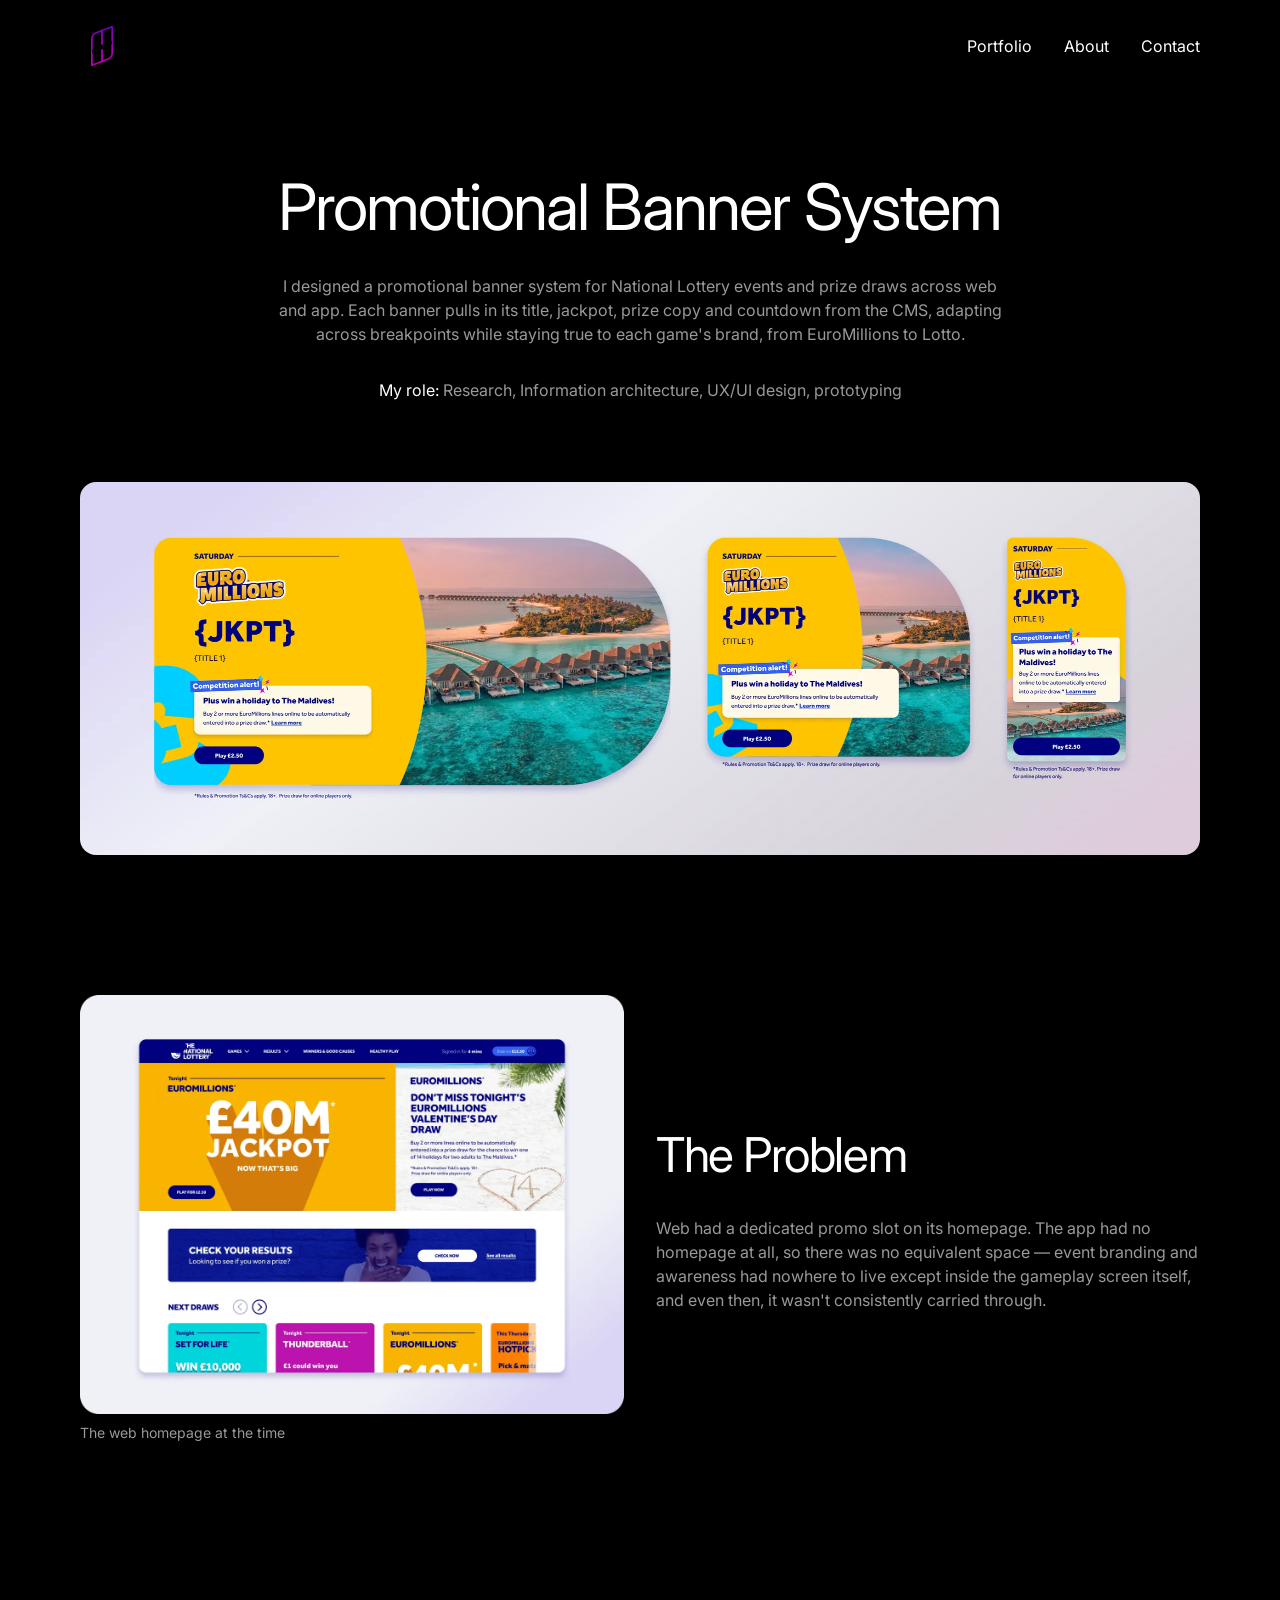
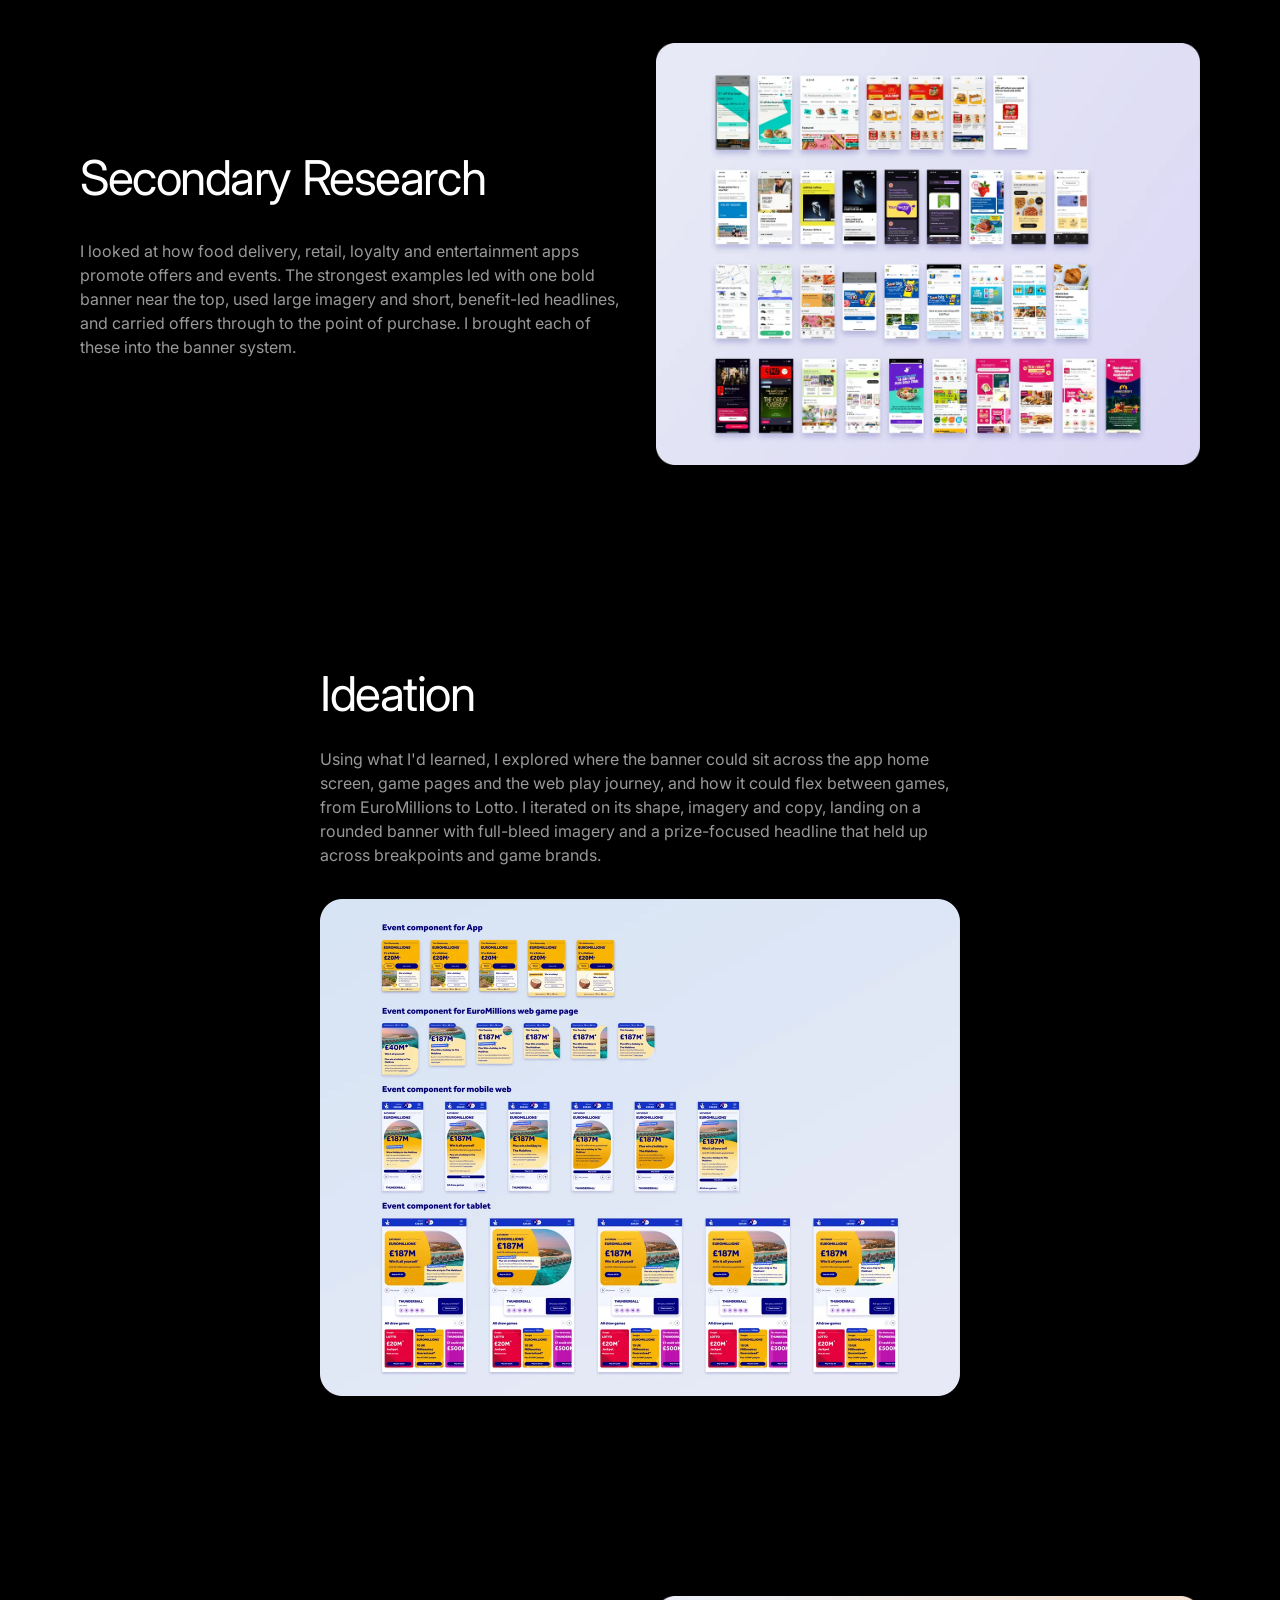
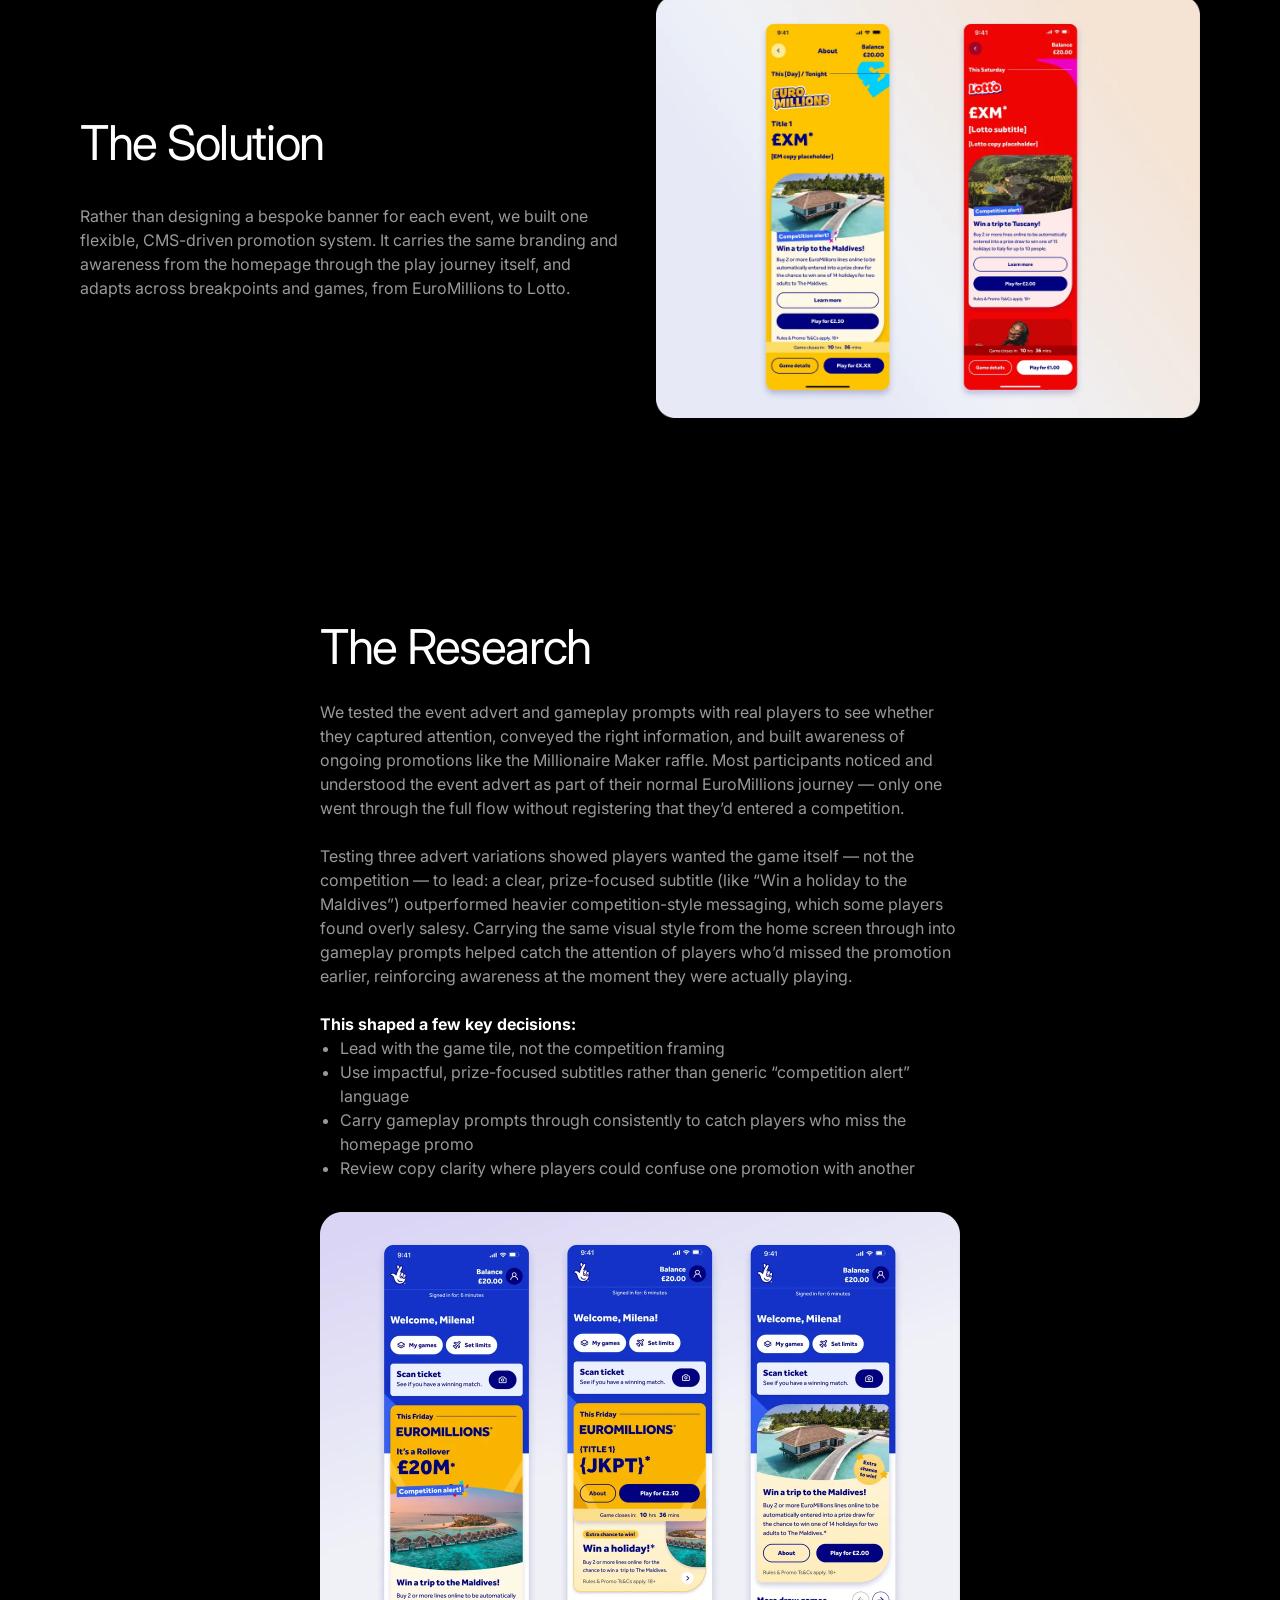
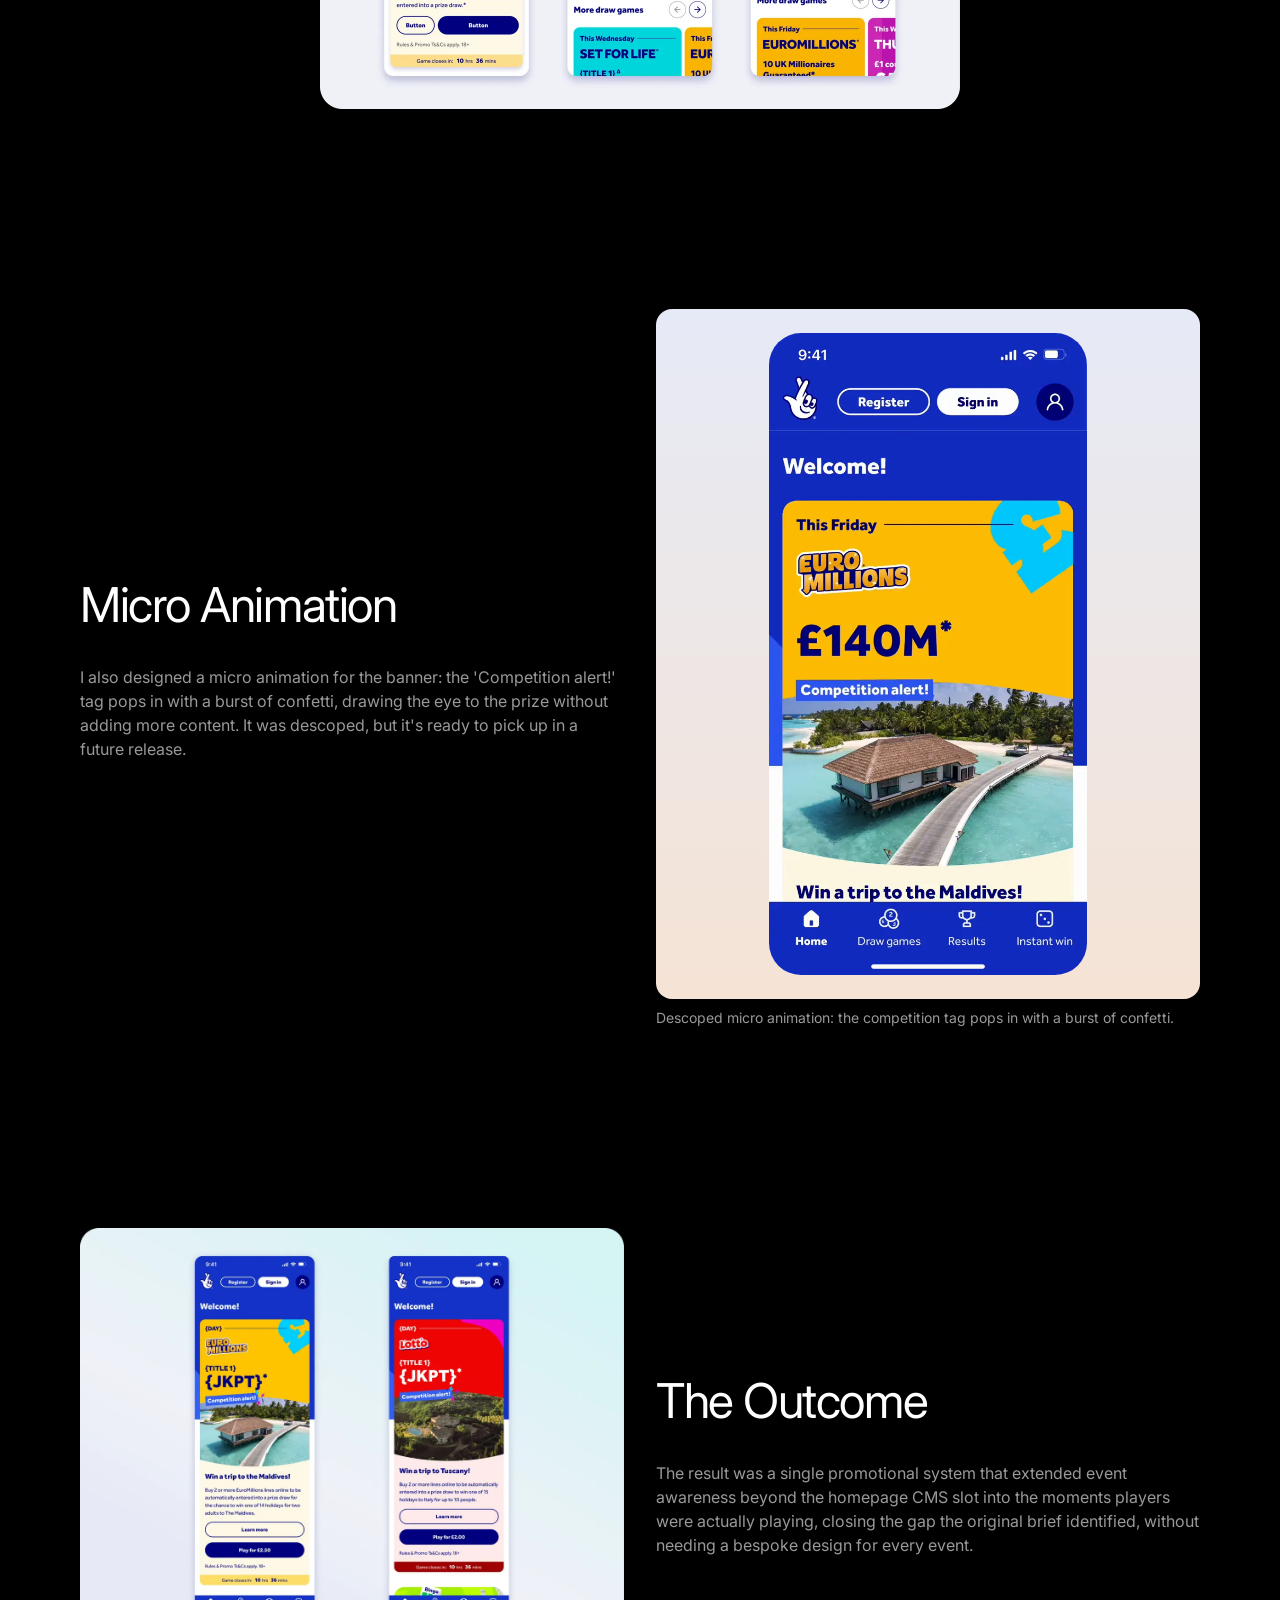
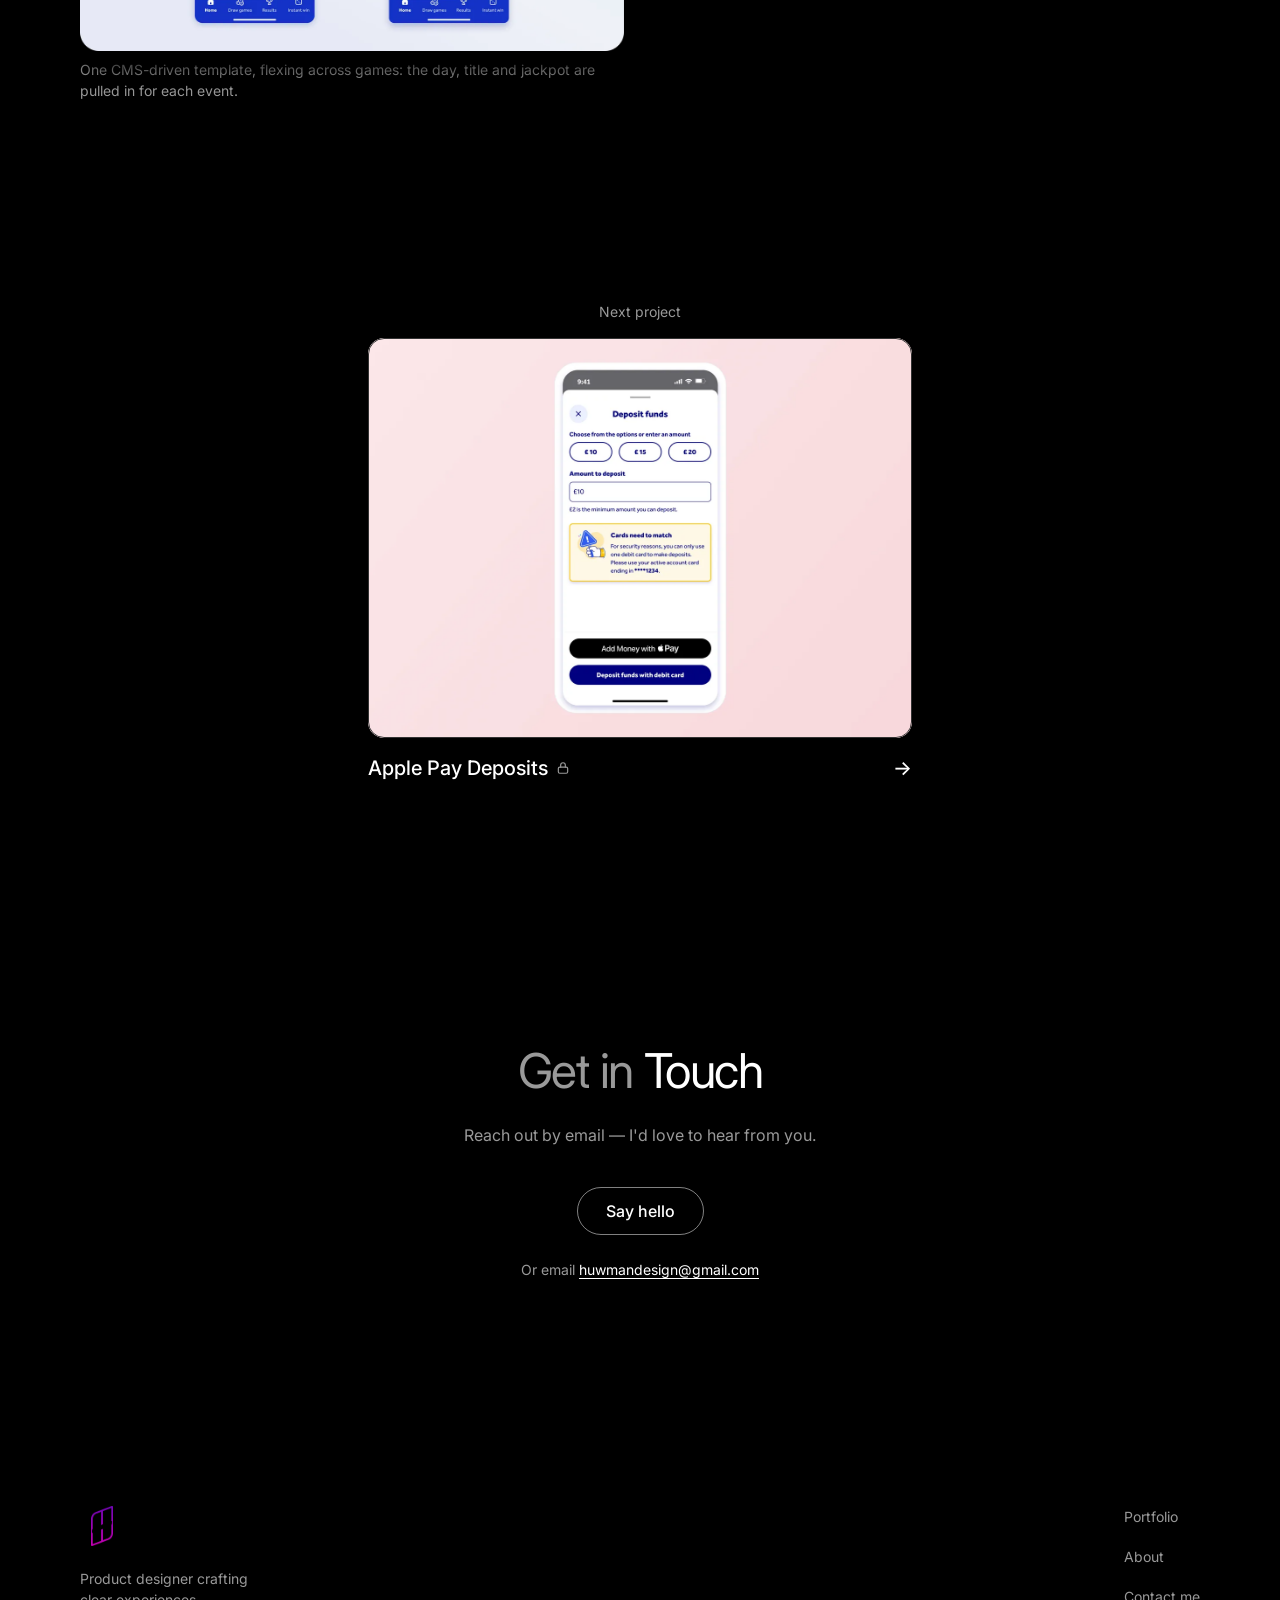
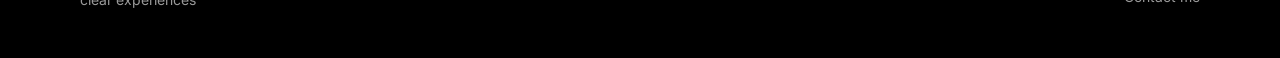
<file: promotional-banner-system/index.html>
<!doctype html>
<html lang="en-GB">
<head>
  <meta charset="utf-8">
  <meta name="viewport" content="width=device-width, initial-scale=1">
  <link rel="icon" href="../favicon.svg" type="image/svg+xml">
  <link rel="icon" href="../favicon-32.png" sizes="32x32" type="image/png">
  <link rel="apple-touch-icon" href="../apple-touch-icon.png">
  <title>Promotional Banner System — Huw Maitland-Jones</title>
  <meta name="description" content="A CMS-driven promotional banner system for National Lottery events and prize draws across web and app.">
  <link rel="preconnect" href="https://fonts.googleapis.com">
  <link rel="preconnect" href="https://fonts.gstatic.com" crossorigin>
  <link href="https://fonts.googleapis.com/css2?family=Inter:wght@400;500;700&display=swap" rel="stylesheet">
  <link rel="stylesheet" href="../styles.css">
  <script>document.documentElement.classList.add("js")</script>
  <script src="../script.js" defer></script>
</head>
<body class="cs-page">

  <header class="nav">
    <div class="container nav__inner">
      <a href="/" class="logo" aria-label="Huw Maitland-Jones, home">
        <img src="../assets/logo-mark.png" alt="" width="21" height="40">
      </a>
      <button class="nav__toggle" type="button" aria-expanded="false" aria-controls="site-menu" aria-label="Open menu">
        <span class="nav__toggle-bar"></span>
        <span class="nav__toggle-bar"></span>
      </button>
      <nav aria-label="Main">
        <ul class="nav__links" id="site-menu">
          <li><a href="/#portfolio">Portfolio</a></li>
          <li><a href="/#about">About</a></li>
          <li><a href="#contact">Contact</a></li>
        </ul>
      </nav>
    </div>
  </header>

  <main>
    <!-- Intro -->
    <section class="cs-hero">
      <div class="container cs-hero__inner">
        <div class="cs-hero__text">
          <h1 class="h1 h1--case reveal">Promotional Banner System</h1>
          <p class="body body--center cs-hero__desc reveal">
            I designed a promotional banner system for National Lottery events and prize draws across
            web and app. Each banner pulls in its title, jackpot, prize copy and countdown from the CMS,
            adapting across breakpoints while staying true to each game's brand, from EuroMillions to Lotto.
          </p>
          <p class="body body--center reveal"><span class="cs-label">My role:</span> Research, Information architecture, UX/UI design, prototyping</p>
        </div>
        <div class="cs-image cs-image--hero reveal">
          <picture><source media="(max-width: 809px)" srcset="../assets/promotional-banner-system/hero-mobile.webp" width="700" height="706"><source media="(min-width: 810px) and (max-width: 1199px)" srcset="../assets/promotional-banner-system/hero-tablet.webp" width="1460" height="758"><img src="../assets/promotional-banner-system/hero.webp" alt="Promotional banners for EuroMillions and Lotto events shown on phone and desktop screens" width="2240" height="745"></picture>
        </div>
      </div>
    </section>

    <!-- The Problem -->
    <section class="section">
      <div class="container cs-split">
        <figure class="cs-figure reveal">
          <div class="cs-image cs-image--split">
            <picture><source media="(min-width: 810px) and (max-width: 1199px)" srcset="../assets/promotional-banner-system/problem-tablet.webp" width="1460" height="678"><img src="../assets/promotional-banner-system/problem.webp" alt="The National Lottery web homepage before the relaunch, showing its dedicated promotional slot" width="1280" height="986" loading="lazy"></picture>
          </div>
          <figcaption class="small">The web homepage at the time</figcaption>
        </figure>
        <div class="cs-text reveal" style="--delay: 0.1s">
          <h2 class="h2">The Problem</h2>
          <p class="body">
            Web had a dedicated promo slot on its homepage. The app had no homepage at all, so there
            was no equivalent space — event branding and awareness had nowhere to live except inside
            the gameplay screen itself, and even then, it wasn't consistently carried through.
          </p>
        </div>
      </div>
    </section>

    <!-- Secondary Research -->
    <section class="section">
      <div class="container cs-split cs-split--text-first">
        <div class="cs-text reveal">
          <h2 class="h2">Secondary Research</h2>
          <p class="body">
            I looked at how food delivery, retail, loyalty and entertainment apps promote offers and
            events. The strongest examples led with one bold banner near the top, used large imagery
            and short, benefit-led headlines, and carried offers through to the point of purchase.
            I brought each of these into the banner system.
          </p>
        </div>
        <div class="cs-image cs-image--split reveal" style="--delay: 0.1s">
          <picture><source media="(min-width: 810px) and (max-width: 1199px)" srcset="../assets/promotional-banner-system/secondary-research-tablet.webp" width="1460" height="665"><img src="../assets/promotional-banner-system/secondary-research.webp" alt="Promotional banners collected from food delivery, retail, loyalty and entertainment apps" width="1280" height="994" loading="lazy"></picture>
        </div>
      </div>
    </section>

    <!-- Ideation -->
    <section class="section">
      <div class="container cs-narrow">
        <div class="cs-text reveal">
          <h2 class="h2">Ideation</h2>
          <p class="body">
            Using what I'd learned, I explored where the banner could sit across the app home screen,
            game pages and the web play journey, and how it could flex between games, from EuroMillions
            to Lotto. I iterated on its shape, imagery and copy, landing on a rounded banner with
            full-bleed imagery and a prize-focused headline that held up across breakpoints and game brands.
          </p>
        </div>
        <div class="cs-image cs-image--wide reveal">
          <picture><source media="(min-width: 810px) and (max-width: 1199px)" srcset="../assets/promotional-banner-system/ideation-tablet.webp" width="1460" height="665"><img src="../assets/promotional-banner-system/ideation.webp" alt="Banner explorations across app and web screens for different games" width="1280" height="994" loading="lazy"></picture>
        </div>
      </div>
    </section>

    <!-- The Solution -->
    <section class="section">
      <div class="container cs-split cs-split--text-first">
        <div class="cs-text reveal">
          <h2 class="h2">The Solution</h2>
          <p class="body">
            Rather than designing a bespoke banner for each event, we built one flexible, CMS-driven
            promotion system. It carries the same branding and awareness from the homepage through the
            play journey itself, and adapts across breakpoints and games, from EuroMillions to Lotto.
          </p>
        </div>
        <div class="cs-image cs-image--split reveal" style="--delay: 0.1s">
          <picture><source media="(min-width: 810px) and (max-width: 1199px)" srcset="../assets/promotional-banner-system/solution-tablet.webp" width="1460" height="624"><img src="../assets/promotional-banner-system/solution.webp" alt="The final banner shown on the app home screen and inside the play journey" width="1280" height="994" loading="lazy"></picture>
        </div>
      </div>
    </section>

    <!-- The Research -->
    <section class="section">
      <div class="container cs-narrow">
        <div class="cs-text reveal">
          <h2 class="h2">The Research</h2>
          <p class="body">
            We tested the event advert and gameplay prompts with real players to see whether they
            captured attention, conveyed the right information, and built awareness of ongoing promotions
            like the Millionaire Maker raffle. Most participants noticed and understood the event advert
            as part of their normal EuroMillions journey — only one went through the full flow without
            registering that they’d entered a competition.
          </p>
          <p class="body">
            Testing three advert variations showed players wanted the game itself — not the competition —
            to lead: a clear, prize-focused subtitle (like “Win a holiday to the Maldives”) outperformed
            heavier competition-style messaging, which some players found overly salesy. Carrying the same
            visual style from the home screen through into gameplay prompts helped catch the attention of
            players who’d missed the promotion earlier, reinforcing awareness at the moment they were
            actually playing.
          </p>
          <div class="cs-list">
            <p class="cs-strong">This shaped a few key decisions:</p>
            <ul class="body">
              <li>Lead with the game tile, not the competition framing</li>
              <li>Use impactful, prize-focused subtitles rather than generic “competition alert” language</li>
              <li>Carry gameplay prompts through consistently to catch players who miss the homepage promo</li>
              <li>Review copy clarity where players could confuse one promotion with another</li>
            </ul>
          </div>
        </div>
        <div class="cs-image cs-image--research reveal">
          <picture><source media="(min-width: 810px) and (max-width: 1199px)" srcset="../assets/promotional-banner-system/research-tablet.webp" width="1460" height="530"><img src="../assets/promotional-banner-system/research.webp" alt="The three advert variations tested with players" width="1280" height="994" loading="lazy"></picture>
        </div>
      </div>
    </section>

    <!-- Micro Animation -->
    <section class="section">
      <div class="container cs-split cs-split--text-first">
        <div class="cs-text reveal">
          <h2 class="h2">Micro Animation</h2>
          <p class="body">
            I also designed a micro animation for the banner: the 'Competition alert!' tag pops in with
            a burst of confetti, drawing the eye to the prize without adding more content. It was
            descoped, but it's ready to pick up in a future release.
          </p>
        </div>
        <figure class="cs-figure reveal" style="--delay: 0.1s">
          <div class="cs-phone-stage">
            <video class="cs-phone" src="../assets/promotional-banner-system/animation.mp4" poster="../assets/promotional-banner-system/animation-poster.webp" width="600" height="1212" autoplay muted loop playsinline preload="metadata" aria-label="The competition tag pops into the banner with a burst of confetti"></video>
          </div>
          <figcaption class="small">Descoped micro animation: the competition tag pops in with a burst of confetti.</figcaption>
        </figure>
      </div>
    </section>

    <!-- The Outcome -->
    <section class="section">
      <div class="container cs-split">
        <figure class="cs-figure reveal">
          <div class="cs-image cs-image--outcome">
            <picture><source media="(min-width: 810px) and (max-width: 1199px)" srcset="../assets/promotional-banner-system/outcome-tablet.webp" width="1460" height="538"><img src="../assets/promotional-banner-system/outcome.webp" alt="The same banner template shown for EuroMillions and Lotto events" width="1280" height="994" loading="lazy"></picture>
          </div>
          <figcaption class="small">One CMS-driven template, flexing across games: the day, title and jackpot are pulled in for each event.</figcaption>
        </figure>
        <div class="cs-text reveal" style="--delay: 0.1s">
          <h2 class="h2">The Outcome</h2>
          <p class="body">
            The result was a single promotional system that extended event awareness beyond the homepage
            CMS slot into the moments players were actually playing, closing the gap the original brief
            identified, without needing a bespoke design for every event.
          </p>
        </div>
      </div>
    </section>

    <!-- Next project -->
    <section class="section next-project">
      <div class="container next-project__inner">
        <p class="small next-project__label reveal">Next project</p>
        <a href="../apple-pay-deposits/" class="project next-project__card reveal" style="--delay: 0.1s">
          <div class="project__image">
            <img src="../assets/project-apple-pay.webp" alt="Apple Pay deposit flow on a phone screen" loading="lazy">
          </div>
          <h2 class="h3 project__title">Apple Pay Deposits <span class="project__lock" title="Password protected"><svg width="14" height="14" viewBox="0 0 24 24" fill="none" stroke="currentColor" stroke-width="2" stroke-linecap="round" stroke-linejoin="round" aria-hidden="true"><rect x="4" y="10.5" width="16" height="10.5" rx="2.5"/><path d="M8 10.5V7a4 4 0 0 1 8 0v3.5"/></svg><span class="visually-hidden">(password protected)</span></span><span class="next-project__arrow" aria-hidden="true">→</span></h2>
        </a>
      </div>
    </section>

    <!-- Contact -->
    <section class="contact" id="contact">
      <div class="container contact__inner">
        <h2 class="h2 h2--center reveal"><span class="muted">Get in</span> Touch</h2>
        <p class="body body--center reveal" style="--delay: 0.1s">Reach out by email — I'd love to hear from you.</p>
        <a href="mailto:huwmandesign@gmail.com" class="button reveal" style="--delay: 0.2s">Say hello</a>
        <p class="small reveal" style="--delay: 0.3s">Or email <a href="mailto:huwmandesign@gmail.com" class="link">huwmandesign@gmail.com</a></p>
      </div>
    </section>
  </main>

  <footer class="footer">
    <div class="container footer__inner">
      <div class="footer__brand">
        <a href="/" class="logo" aria-label="Huw Maitland-Jones, home">
          <img src="../assets/logo-mark.png" alt="" width="21" height="40">
        </a>
        <p class="small">Product designer crafting<br>clear experiences</p>
      </div>
      <nav aria-label="Footer">
        <ul class="footer__links">
          <li><a href="/#portfolio">Portfolio</a></li>
          <li><a href="/#about">About</a></li>
          <li><a href="#contact">Contact me</a></li>
        </ul>
      </nav>
    </div>
  </footer>

</body>
</html>
</file>
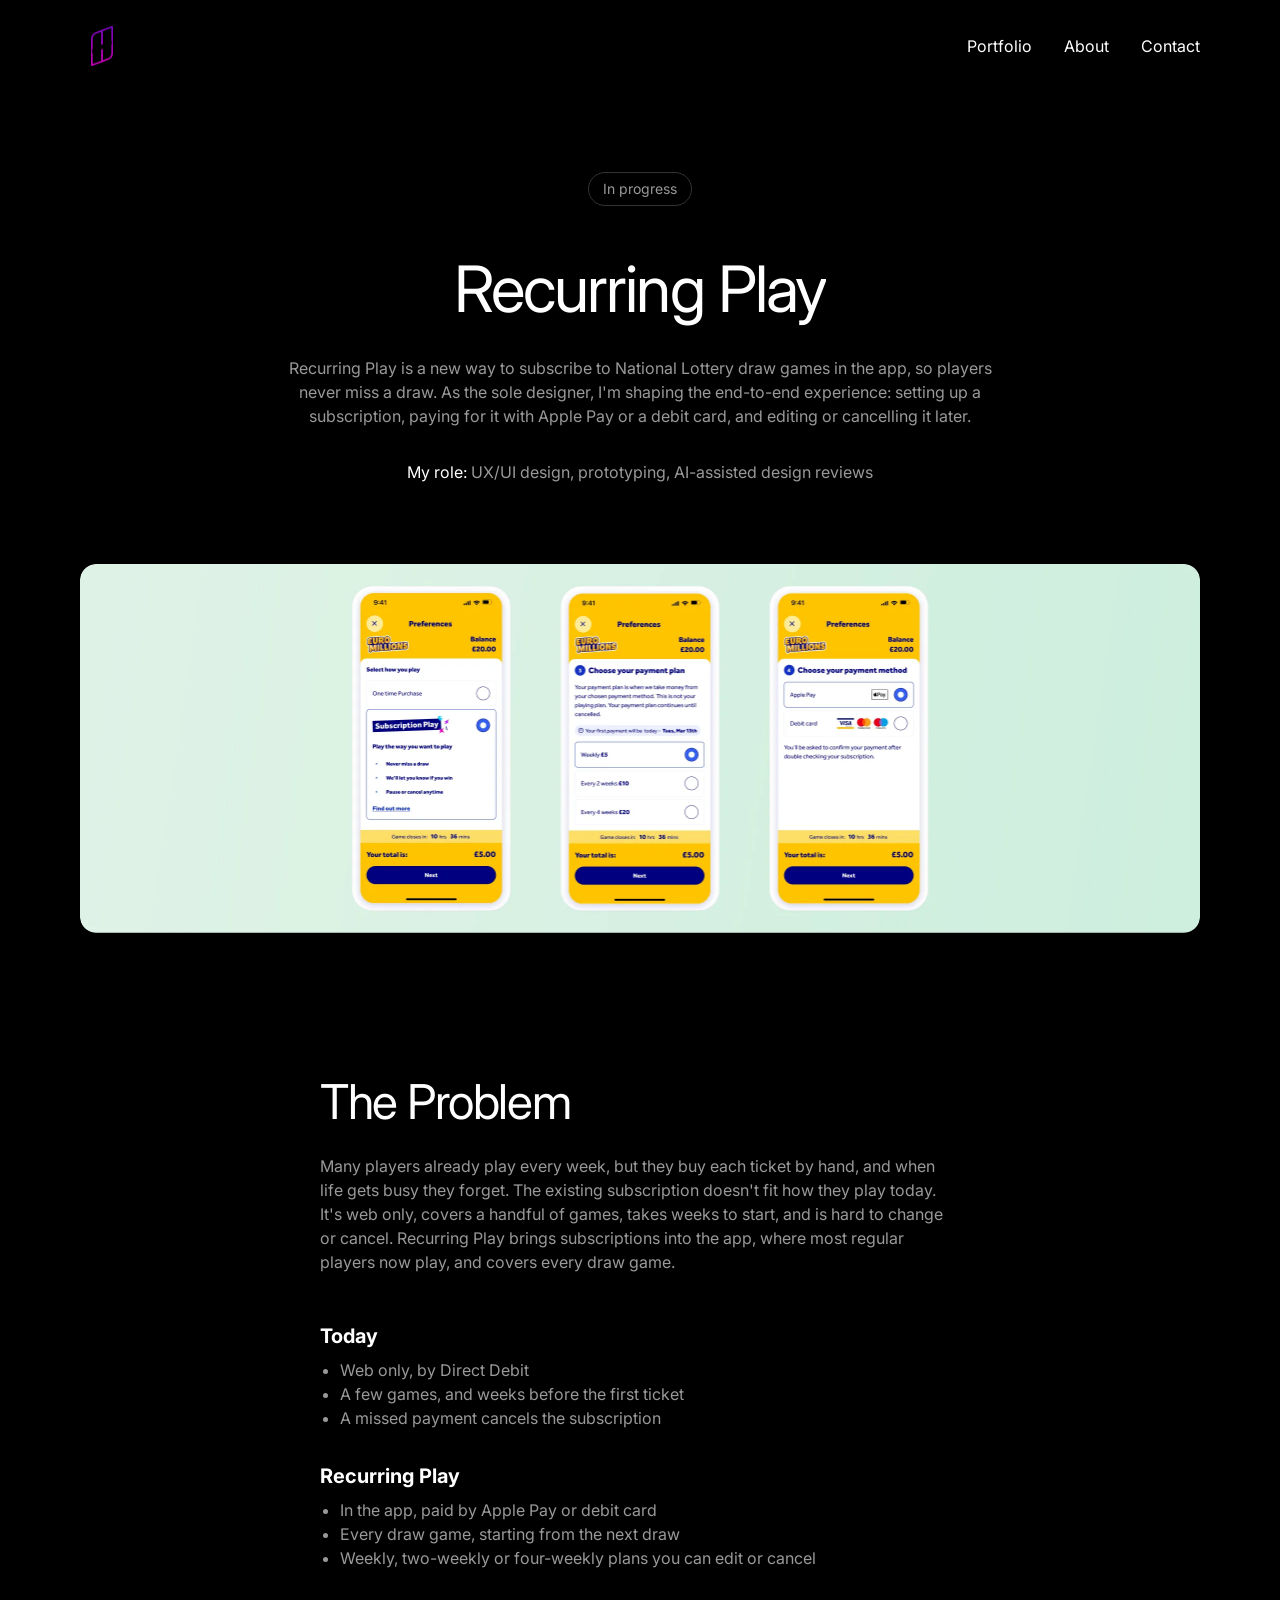
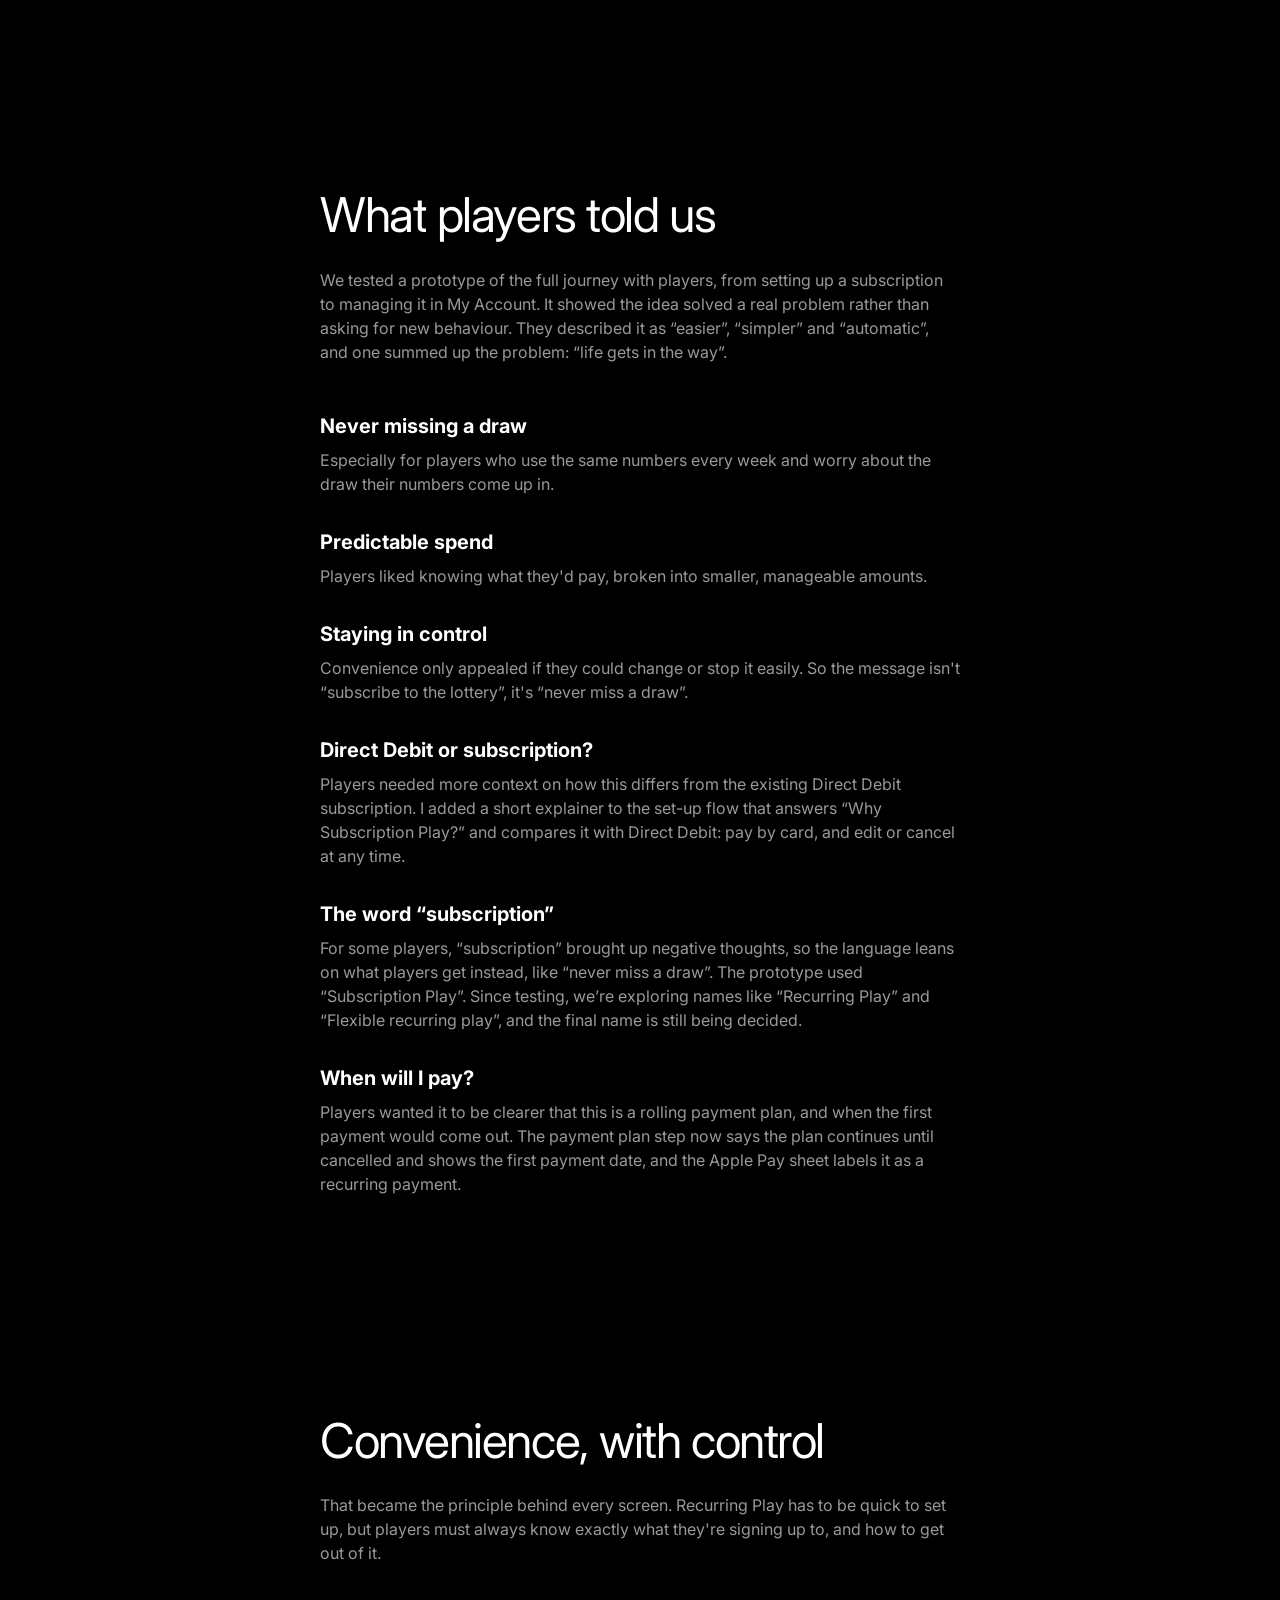
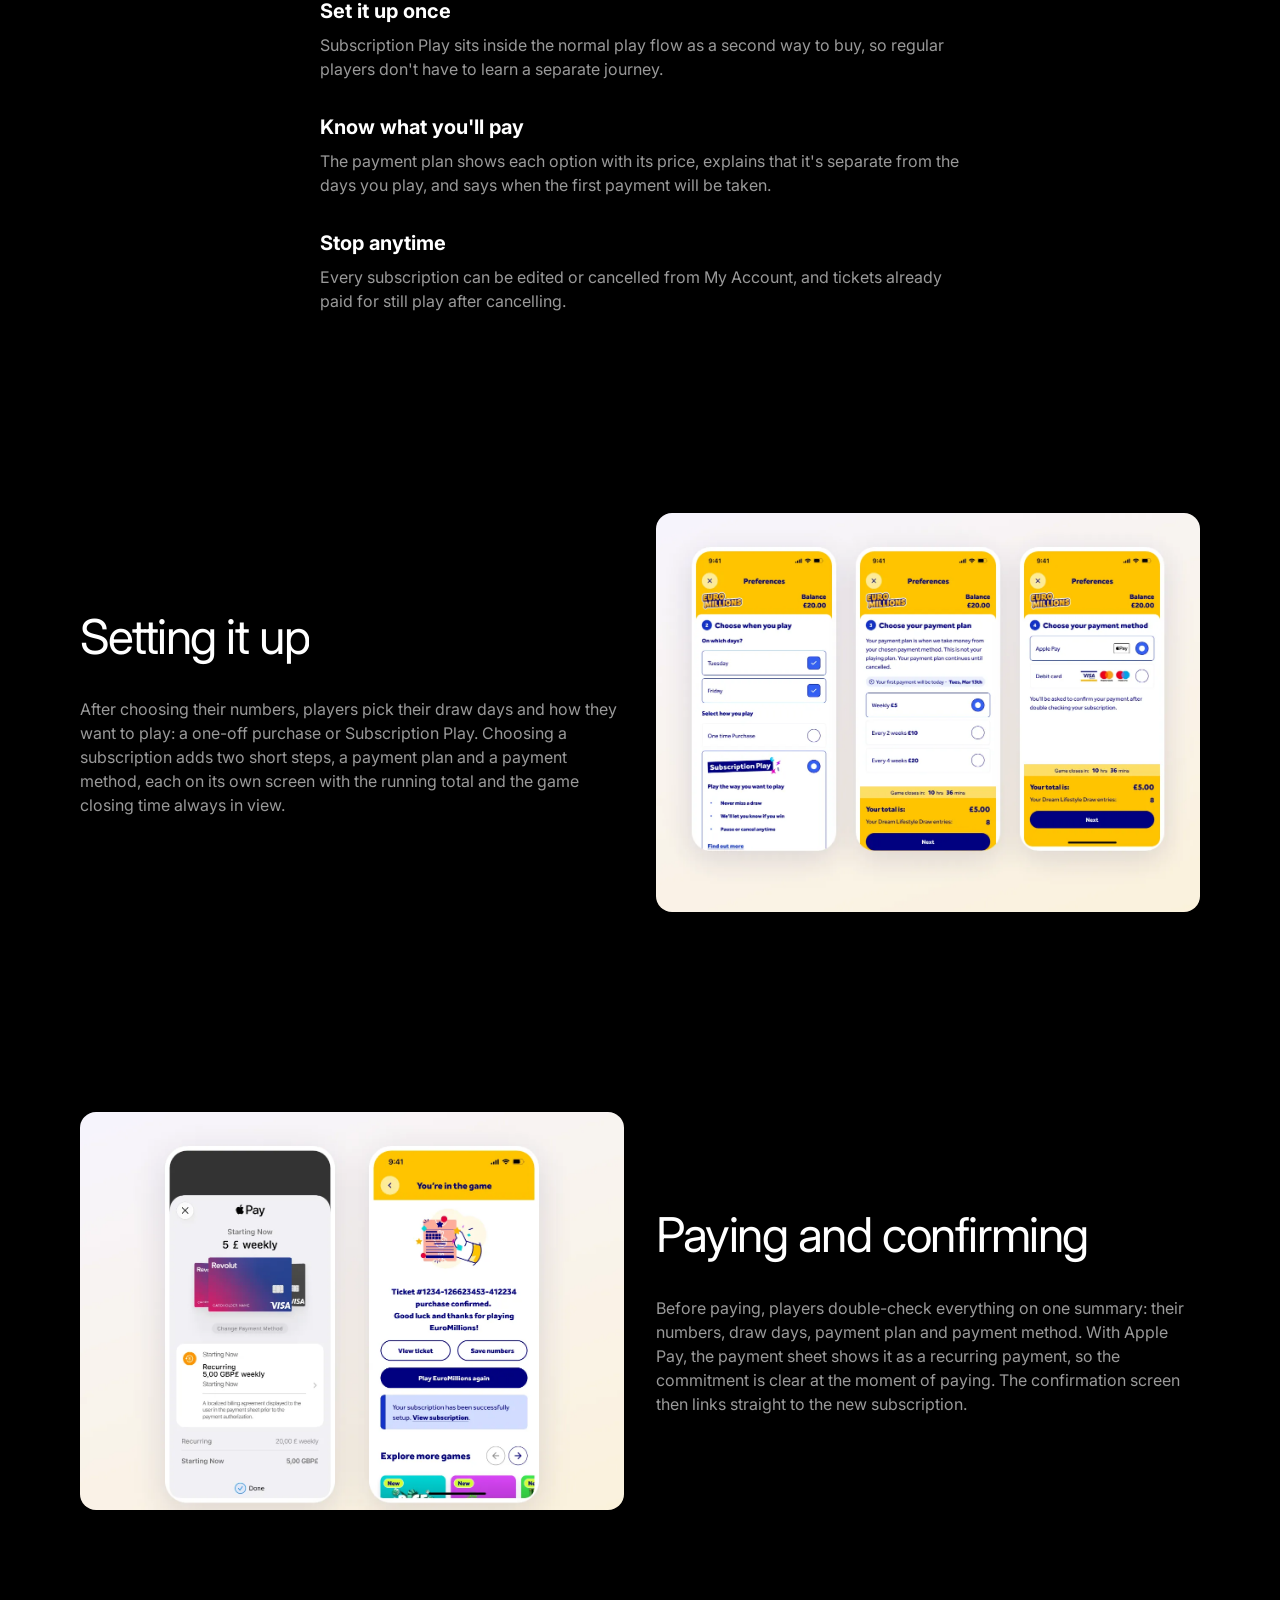
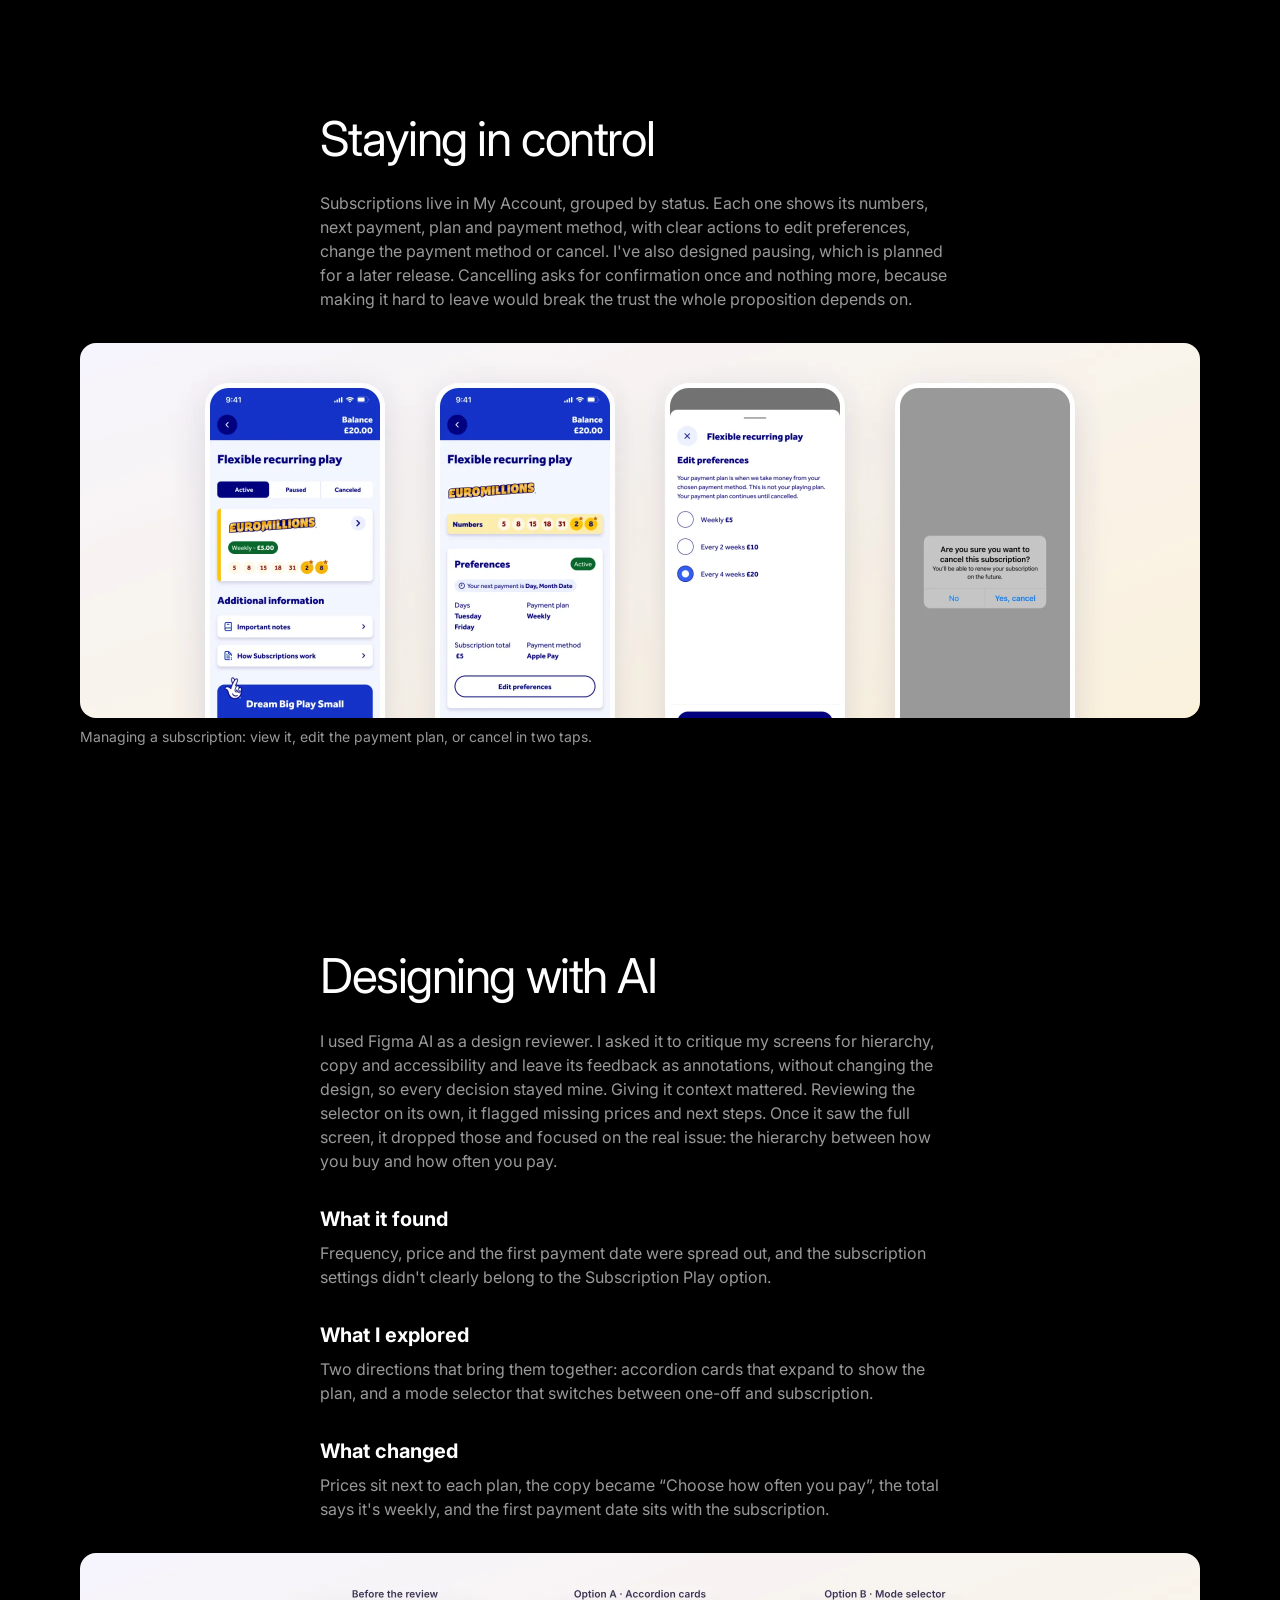
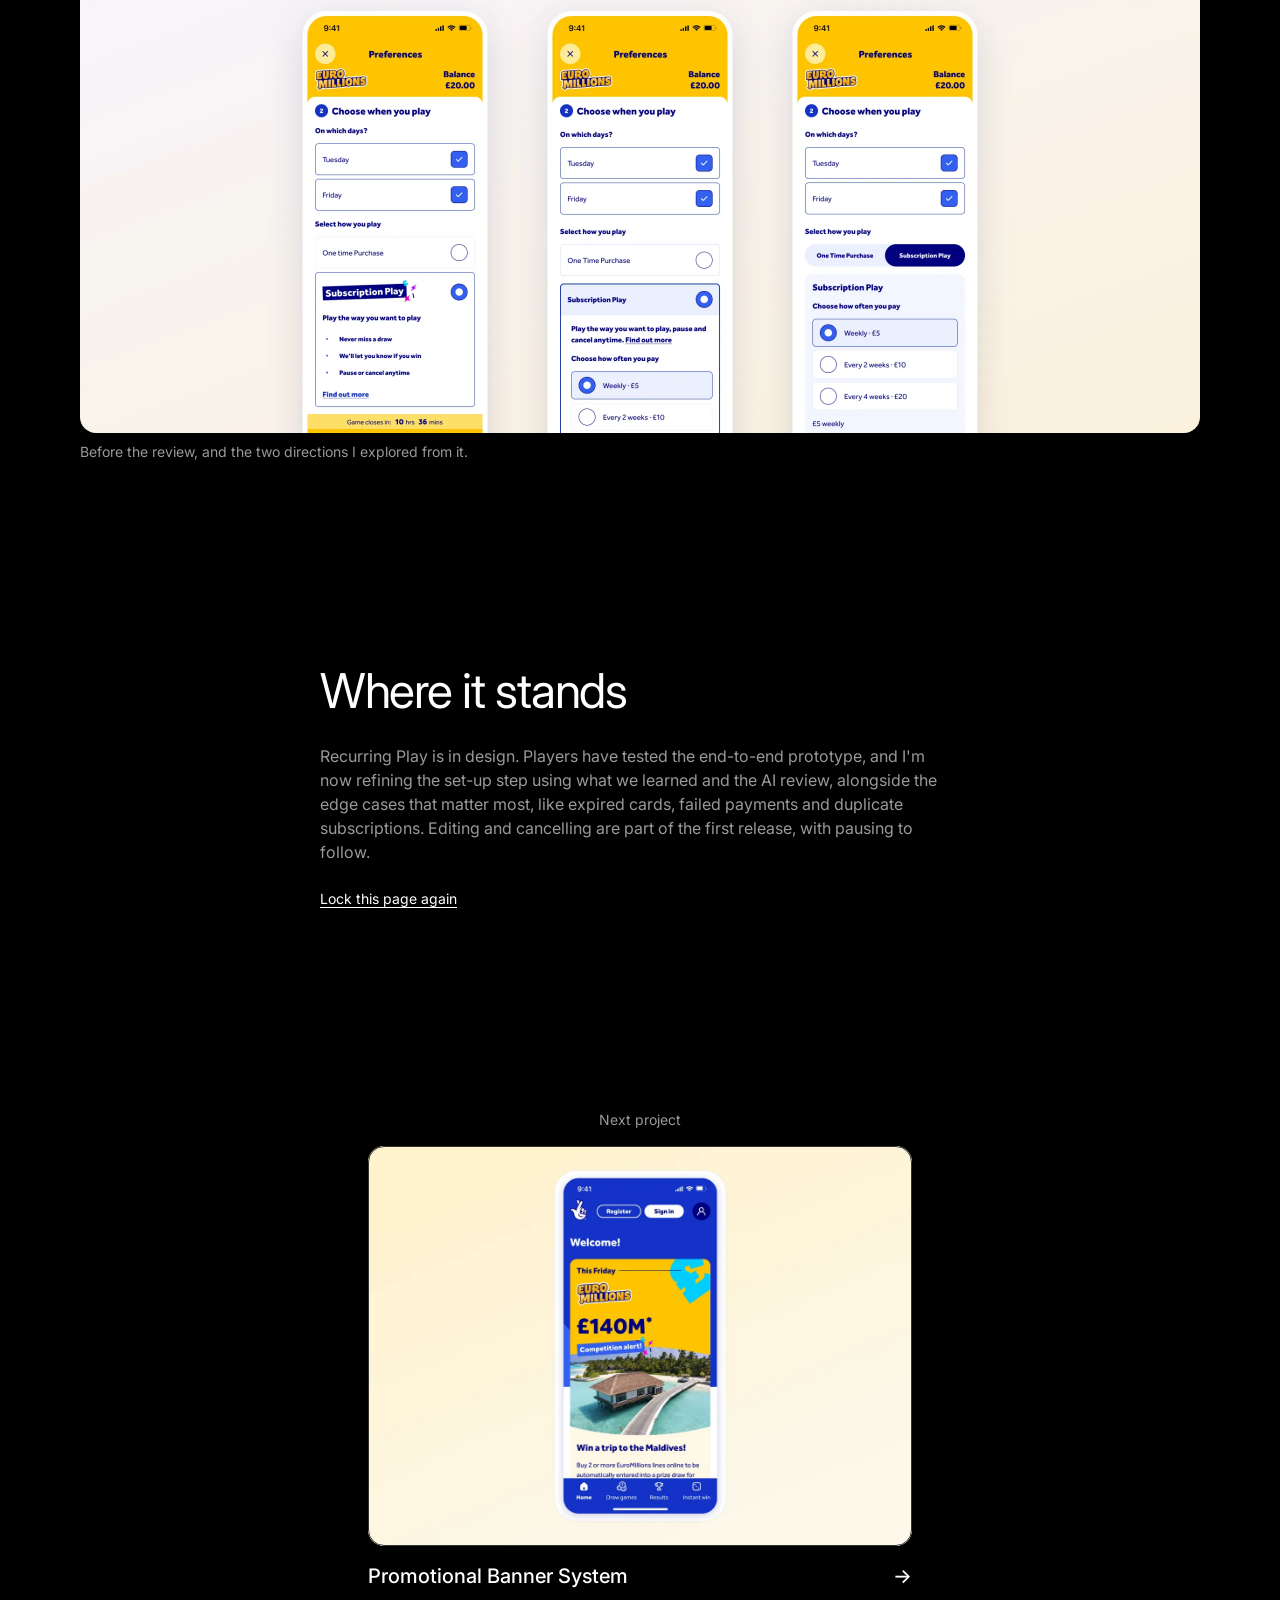
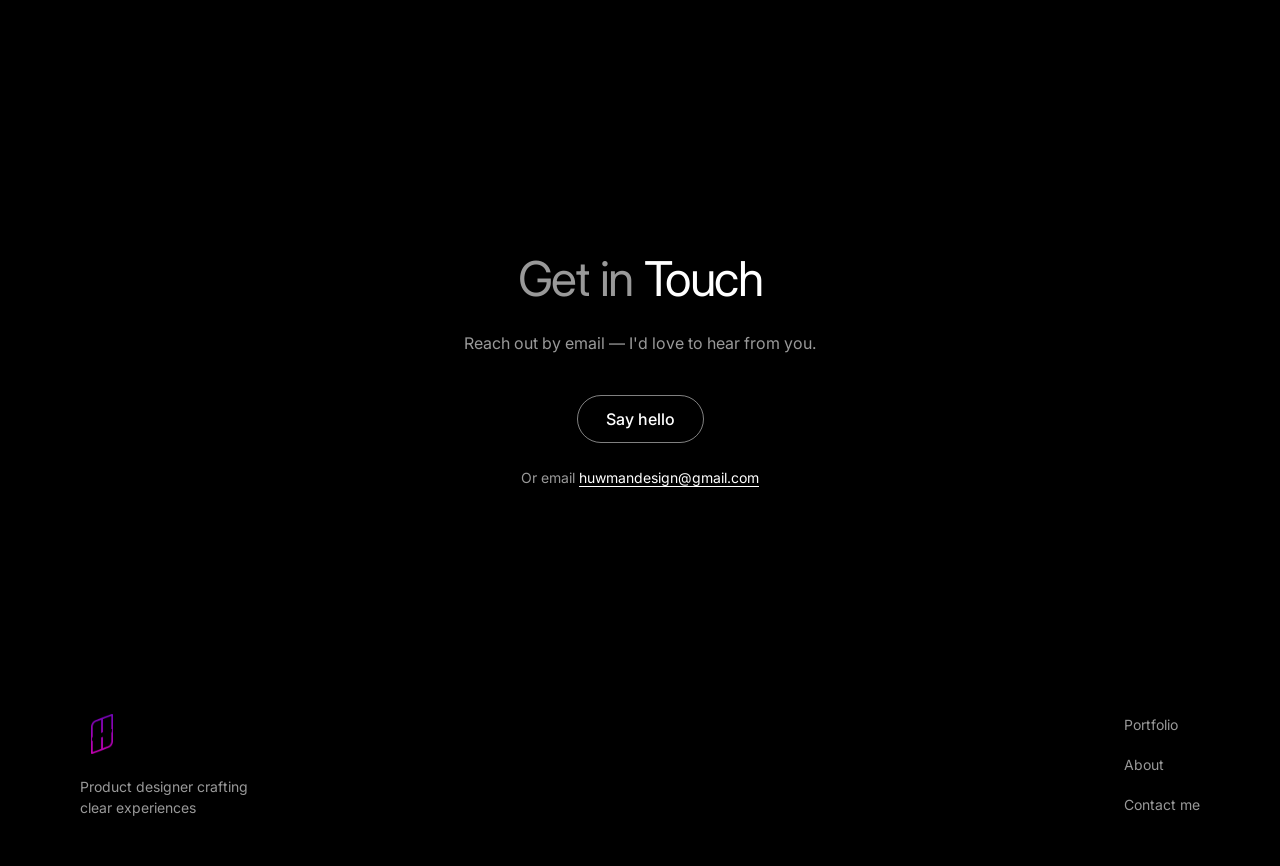
<file: recurring-play/index.html>
<!doctype html>
<html lang="en-GB">
<head>
  <meta charset="utf-8">
  <meta name="viewport" content="width=device-width, initial-scale=1">
  <link rel="icon" href="../favicon.svg" type="image/svg+xml">
  <link rel="icon" href="../favicon-32.png" sizes="32x32" type="image/png">
  <link rel="apple-touch-icon" href="../apple-touch-icon.png">
  <title>Recurring Play — Huw Maitland-Jones</title>
  <meta name="description" content="Designing subscription play for The National Lottery app: set it up once, manage it anytime, stop anytime.">
  <meta name="robots" content="noindex">
  <link rel="preconnect" href="https://fonts.googleapis.com">
  <link rel="preconnect" href="https://fonts.gstatic.com" crossorigin>
  <link href="https://fonts.googleapis.com/css2?family=Inter:wght@400;500;700&display=swap" rel="stylesheet">
  <link rel="stylesheet" href="../styles.css">
  <script>document.documentElement.classList.add("js")</script>
  <script src="../script.js" defer></script>
</head>
<body class="cs-page">

  <header class="nav">
    <div class="container nav__inner">
      <a href="/" class="logo" aria-label="Huw Maitland-Jones, home">
        <img src="../assets/logo-mark.png" alt="" width="21" height="40">
      </a>
      <button class="nav__toggle" type="button" aria-expanded="false" aria-controls="site-menu" aria-label="Open menu">
        <span class="nav__toggle-bar"></span>
        <span class="nav__toggle-bar"></span>
      </button>
      <nav aria-label="Main">
        <ul class="nav__links" id="site-menu">
          <li><a href="/#portfolio">Portfolio</a></li>
          <li><a href="/#about">About</a></li>
          <li><a href="#contact">Contact</a></li>
        </ul>
      </nav>
    </div>
  </header>

  <main>
    <!-- Intro -->
    <section class="cs-hero">
      <div class="container cs-hero__inner">
        <div class="cs-hero__text">
          <p class="cs-tag reveal">In progress</p>
          <h1 class="h1 h1--case reveal">Recurring Play</h1>
          <p class="body body--center cs-hero__desc reveal">
            Recurring Play is a new way to subscribe to National Lottery draw games in the app, so players never
            miss a draw. As the sole designer, I'm shaping the end-to-end experience: setting up a subscription,
            paying for it with Apple Pay or a debit card, and editing or cancelling it later.
          </p>
          <p class="body body--center cs-hero__desc reveal"><span class="cs-label">My role:</span> UX/UI design, prototyping, AI-assisted design reviews</p>
        </div>
        <div class="cs-image cs-image--hero reveal">
          <picture><source media="(max-width: 809px)" srcset="../assets/recurring-play/hero-mobile.webp" width="606" height="608"><source media="(min-width: 810px) and (max-width: 1199px)" srcset="../assets/recurring-play/hero-tablet.webp" width="1454" height="740"><img src="../assets/recurring-play/hero.webp" alt="Three screens from the Recurring Play set-up flow in The National Lottery app: choosing how to play with Subscription Play selected, choosing a payment plan, and choosing a payment method" width="2242" height="738"></picture>
        </div>
      </div>
    </section>

    <!-- The Problem -->
    <section class="section">
      <div class="container cs-narrow">
        <div class="cs-text reveal">
          <h2 class="h2">The Problem</h2>
          <p class="body">
            Many players already play every week, but they buy each ticket by hand, and when life gets busy they
            forget. The existing subscription doesn't fit how they play today. It's web only, covers a handful of
            games, takes weeks to start, and is hard to change or cancel. Recurring Play brings subscriptions into
            the app, where most regular players now play, and covers every draw game.
          </p>
        </div>
        <div class="cs-findings reveal">
          <div class="cs-finding">
            <h3 class="cs-subhead">Today</h3>
            <ul class="body cs-bullets">
              <li>Web only, by Direct Debit</li>
              <li>A few games, and weeks before the first ticket</li>
              <li>A missed payment cancels the subscription</li>
            </ul>
          </div>
          <div class="cs-finding">
            <h3 class="cs-subhead">Recurring Play</h3>
            <ul class="body cs-bullets">
              <li>In the app, paid by Apple Pay or debit card</li>
              <li>Every draw game, starting from the next draw</li>
              <li>Weekly, two-weekly or four-weekly plans you can edit or cancel</li>
            </ul>
          </div>
        </div>
      </div>
    </section>

    <!-- The Research -->
    <section class="section">
      <div class="container cs-narrow">
        <div class="cs-text reveal">
          <h2 class="h2">What players told us</h2>
          <p class="body">
            We tested a prototype of the full journey with players, from setting up a subscription to managing it
            in My Account. It showed the idea solved a real problem rather than asking for new behaviour. They described it as “easier”, “simpler” and “automatic”, and one summed up the problem:
            “life gets in the way”.
          </p>
        </div>
        <div class="cs-findings reveal">
          <div class="cs-finding">
            <h3 class="cs-subhead">Never missing a draw</h3>
            <p class="body">Especially for players who use the same numbers every week and worry about the draw their numbers come up in.</p>
          </div>
          <div class="cs-finding">
            <h3 class="cs-subhead">Predictable spend</h3>
            <p class="body">Players liked knowing what they'd pay, broken into smaller, manageable amounts.</p>
          </div>
          <div class="cs-finding">
            <h3 class="cs-subhead">Staying in control</h3>
            <p class="body">Convenience only appealed if they could change or stop it easily. So the message isn't “subscribe to the lottery”, it's “never miss a draw”.</p>
          </div>
          <div class="cs-finding">
            <h3 class="cs-subhead">Direct Debit or subscription?</h3>
            <p class="body">Players needed more context on how this differs from the existing Direct Debit subscription. I added a short explainer to the set-up flow that answers “Why Subscription Play?” and compares it with Direct Debit: pay by card, and edit or cancel at any time.</p>
          </div>
          <div class="cs-finding">
            <h3 class="cs-subhead">The word “subscription”</h3>
            <p class="body">For some players, “subscription” brought up negative thoughts, so the language leans on what players get instead, like “never miss a draw”. The prototype used “Subscription Play”. Since testing, we’re exploring names like “Recurring Play” and “Flexible recurring play”, and the final name is still being decided.</p>
          </div>
          <div class="cs-finding">
            <h3 class="cs-subhead">When will I pay?</h3>
            <p class="body">Players wanted it to be clearer that this is a rolling payment plan, and when the first payment would come out. The payment plan step now says the plan continues until cancelled and shows the first payment date, and the Apple Pay sheet labels it as a recurring payment.</p>
          </div>
        </div>
      </div>
    </section>

    <!-- Principles -->
    <section class="section">
      <div class="container cs-narrow">
        <div class="cs-text reveal">
          <h2 class="h2">Convenience, with control</h2>
          <p class="body">
            That became the principle behind every screen. Recurring Play has to be quick to set up, but players
            must always know exactly what they're signing up to, and how to get out of it.
          </p>
        </div>
      </div>
      <div class="container cs-narrow cs-wide">
        <div class="cs-finding reveal">
          <h3 class="cs-subhead">Set it up once</h3>
          <p class="body">Subscription Play sits inside the normal play flow as a second way to buy, so regular players don't have to learn a separate journey.</p>
        </div>
        <div class="cs-finding reveal" style="--delay: 0.1s">
          <h3 class="cs-subhead">Know what you'll pay</h3>
          <p class="body">The payment plan shows each option with its price, explains that it's separate from the days you play, and says when the first payment will be taken.</p>
        </div>
        <div class="cs-finding reveal" style="--delay: 0.2s">
          <h3 class="cs-subhead">Stop anytime</h3>
          <p class="body">Every subscription can be edited or cancelled from My Account, and tickets already paid for still play after cancelling.</p>
        </div>
      </div>
    </section>

    <!-- Setting it up -->
    <section class="section">
      <div class="container cs-split cs-split--text-first">
        <div class="cs-text reveal">
          <h2 class="h2">Setting it up</h2>
          <p class="body">
            After choosing their numbers, players pick their draw days and how they want to play: a one-off
            purchase or Subscription Play. Choosing a subscription adds two short steps, a payment plan and a
            payment method, each on its own screen with the running total and the game closing time always in view.
          </p>
        </div>
        <div class="cs-image cs-image--rounded reveal" style="--delay: 0.1s">
          <picture><source media="(min-width: 810px) and (max-width: 1199px)" srcset="../assets/recurring-play/setup-tablet.webp" width="1460" height="864"><img src="../assets/recurring-play/setup.webp" alt="Set-up steps: choose when you play with Subscription Play selected, choose a weekly, two-weekly or four-weekly payment plan, and choose Apple Pay or debit card" width="1280" height="937" loading="lazy"></picture>
        </div>
      </div>
    </section>

    <!-- Checkout -->
    <section class="section">
      <div class="container cs-split">
        <div class="cs-image cs-image--rounded reveal">
          <picture><source media="(min-width: 810px) and (max-width: 1199px)" srcset="../assets/recurring-play/checkout-tablet.webp" width="1460" height="864"><img src="../assets/recurring-play/checkout.webp" alt="The Apple Pay sheet showing a recurring weekly payment, and the confirmation screen with a link to view the subscription" width="1280" height="937" loading="lazy"></picture>
        </div>
        <div class="cs-text reveal" style="--delay: 0.1s">
          <h2 class="h2">Paying and confirming</h2>
          <p class="body">
            Before paying, players double-check everything on one summary: their numbers, draw days, payment plan
            and payment method. With Apple Pay, the payment sheet shows it as a recurring payment, so the
            commitment is clear at the moment of paying. The confirmation screen then links straight to the new
            subscription.
          </p>
        </div>
      </div>
    </section>

    <!-- Managing it -->
    <section class="section">
      <div class="container cs-narrow">
        <div class="cs-text reveal">
          <h2 class="h2">Staying in control</h2>
          <p class="body">
            Subscriptions live in My Account, grouped by status. Each one shows its numbers, next payment, plan and
            payment method, with clear actions to edit preferences, change the payment method or cancel. I've also
            designed pausing, which is planned for a later release. Cancelling asks for confirmation once and nothing more, because making it
            hard to leave would break the trust the whole proposition depends on.
          </p>
        </div>
      </div>
      <div class="container cs-wide">
        <figure class="cs-figure reveal">
          <div class="cs-image cs-image--rounded">
            <picture><source media="(max-width: 809px)" srcset="../assets/recurring-play/manage-mobile.webp" width="700" height="845"><source media="(min-width: 810px) and (max-width: 1199px)" srcset="../assets/recurring-play/manage-tablet.webp" width="1460" height="864"><img src="../assets/recurring-play/manage.webp" alt="My Account screens: the list of subscriptions, a subscription with its preferences and actions, the edit preferences sheet, and the cancel confirmation" width="2240" height="750" loading="lazy"></picture>
          </div>
          <figcaption class="small">Managing a subscription: view it, edit the payment plan, or cancel in two taps.</figcaption>
        </figure>
      </div>
    </section>

    <!-- Designing with AI -->
    <section class="section">
      <div class="container cs-narrow">
        <div class="cs-text reveal">
          <h2 class="h2">Designing with AI</h2>
          <p class="body">
            I used Figma AI as a design reviewer. I asked it to critique my screens for hierarchy, copy and
            accessibility and leave its feedback as annotations, without changing the design, so every decision
            stayed mine. Giving it context mattered. Reviewing the selector on its own, it flagged missing prices
            and next steps. Once it saw the full screen, it dropped those and focused on the real issue: the
            hierarchy between how you buy and how often you pay.
          </p>
        </div>
      </div>
      <div class="container cs-narrow cs-wide">
        <div class="cs-finding reveal">
          <h3 class="cs-subhead">What it found</h3>
          <p class="body">Frequency, price and the first payment date were spread out, and the subscription settings didn't clearly belong to the Subscription Play option.</p>
        </div>
        <div class="cs-finding reveal" style="--delay: 0.1s">
          <h3 class="cs-subhead">What I explored</h3>
          <p class="body">Two directions that bring them together: accordion cards that expand to show the plan, and a mode selector that switches between one-off and subscription.</p>
        </div>
        <div class="cs-finding reveal" style="--delay: 0.2s">
          <h3 class="cs-subhead">What changed</h3>
          <p class="body">Prices sit next to each plan, the copy became “Choose how often you pay”, the total says it's weekly, and the first payment date sits with the subscription.</p>
        </div>
      </div>
      <div class="container cs-wide">
        <figure class="cs-figure reveal">
          <div class="cs-image cs-image--rounded">
            <picture><source media="(max-width: 809px)" srcset="../assets/recurring-play/ai-mobile.webp" width="700" height="860"><source media="(min-width: 810px) and (max-width: 1199px)" srcset="../assets/recurring-play/ai-tablet.webp" width="1460" height="900"><img src="../assets/recurring-play/ai.webp" alt="The choose when you play screen before the AI review, and two explorations made afterwards: accordion cards and a mode selector" width="2240" height="960" loading="lazy"></picture>
          </div>
          <figcaption class="small">Before the review, and the two directions I explored from it.</figcaption>
        </figure>
      </div>
    </section>

    <!-- Where it stands -->
    <section class="section">
      <div class="container cs-narrow">
        <div class="cs-text reveal">
          <h2 class="h2">Where it stands</h2>
          <p class="body">
            Recurring Play is in design. Players have tested the end-to-end prototype, and I'm now refining the
            set-up step using what we learned and the AI review, alongside the edge cases that matter most, like
            expired cards, failed payments and duplicate subscriptions. Editing and cancelling are part of the first
            release, with pausing to follow.
          </p>
          <p class="small"><a href="?logout" class="link">Lock this page again</a></p>
        </div>
      </div>
    </section>

    <!-- Next project -->
    <section class="section next-project">
      <div class="container next-project__inner">
        <p class="small next-project__label reveal">Next project</p>
        <a href="../promotional-banner-system/" class="project next-project__card reveal" style="--delay: 0.1s">
          <div class="project__image">
            <img src="../assets/project-banners.webp" alt="Promotional banner designs on a phone screen" loading="lazy">
          </div>
          <h2 class="h3 project__title">Promotional Banner System <span class="next-project__arrow" aria-hidden="true">→</span></h2>
        </a>
      </div>
    </section>

    <!-- Contact -->
    <section class="contact" id="contact">
      <div class="container contact__inner">
        <h2 class="h2 h2--center reveal"><span class="muted">Get in</span> Touch</h2>
        <p class="body body--center reveal" style="--delay: 0.1s">Reach out by email — I'd love to hear from you.</p>
        <a href="mailto:huwmandesign@gmail.com" class="button reveal" style="--delay: 0.2s">Say hello</a>
        <p class="small reveal" style="--delay: 0.3s">Or email <a href="mailto:huwmandesign@gmail.com" class="link">huwmandesign@gmail.com</a></p>
      </div>
    </section>
  </main>

  <footer class="footer">
    <div class="container footer__inner">
      <div class="footer__brand">
        <a href="/" class="logo" aria-label="Huw Maitland-Jones, home">
          <img src="../assets/logo-mark.png" alt="" width="21" height="40">
        </a>
        <p class="small">Product designer crafting<br>clear experiences</p>
      </div>
      <nav aria-label="Footer">
        <ul class="footer__links">
          <li><a href="/#portfolio">Portfolio</a></li>
          <li><a href="/#about">About</a></li>
          <li><a href="#contact">Contact me</a></li>
        </ul>
      </nav>
    </div>
  </footer>

</body>
</html>
</file>
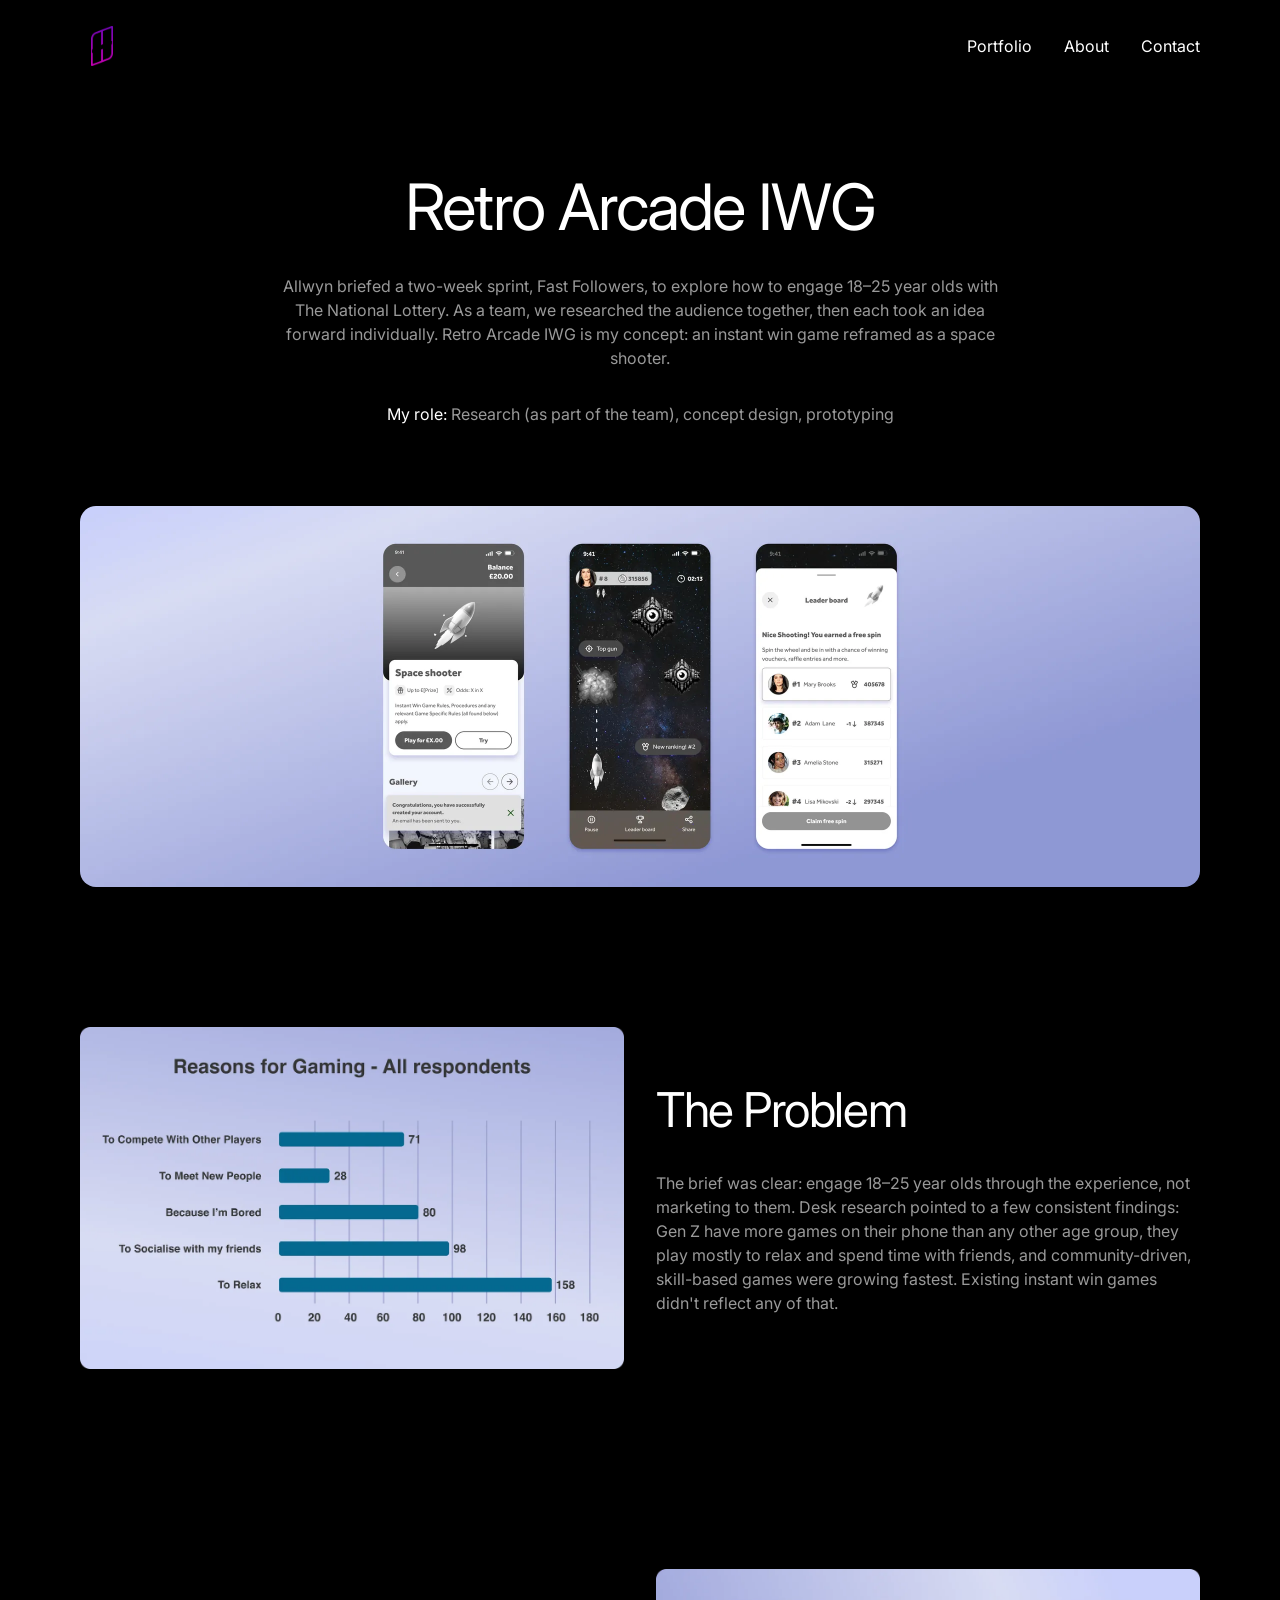
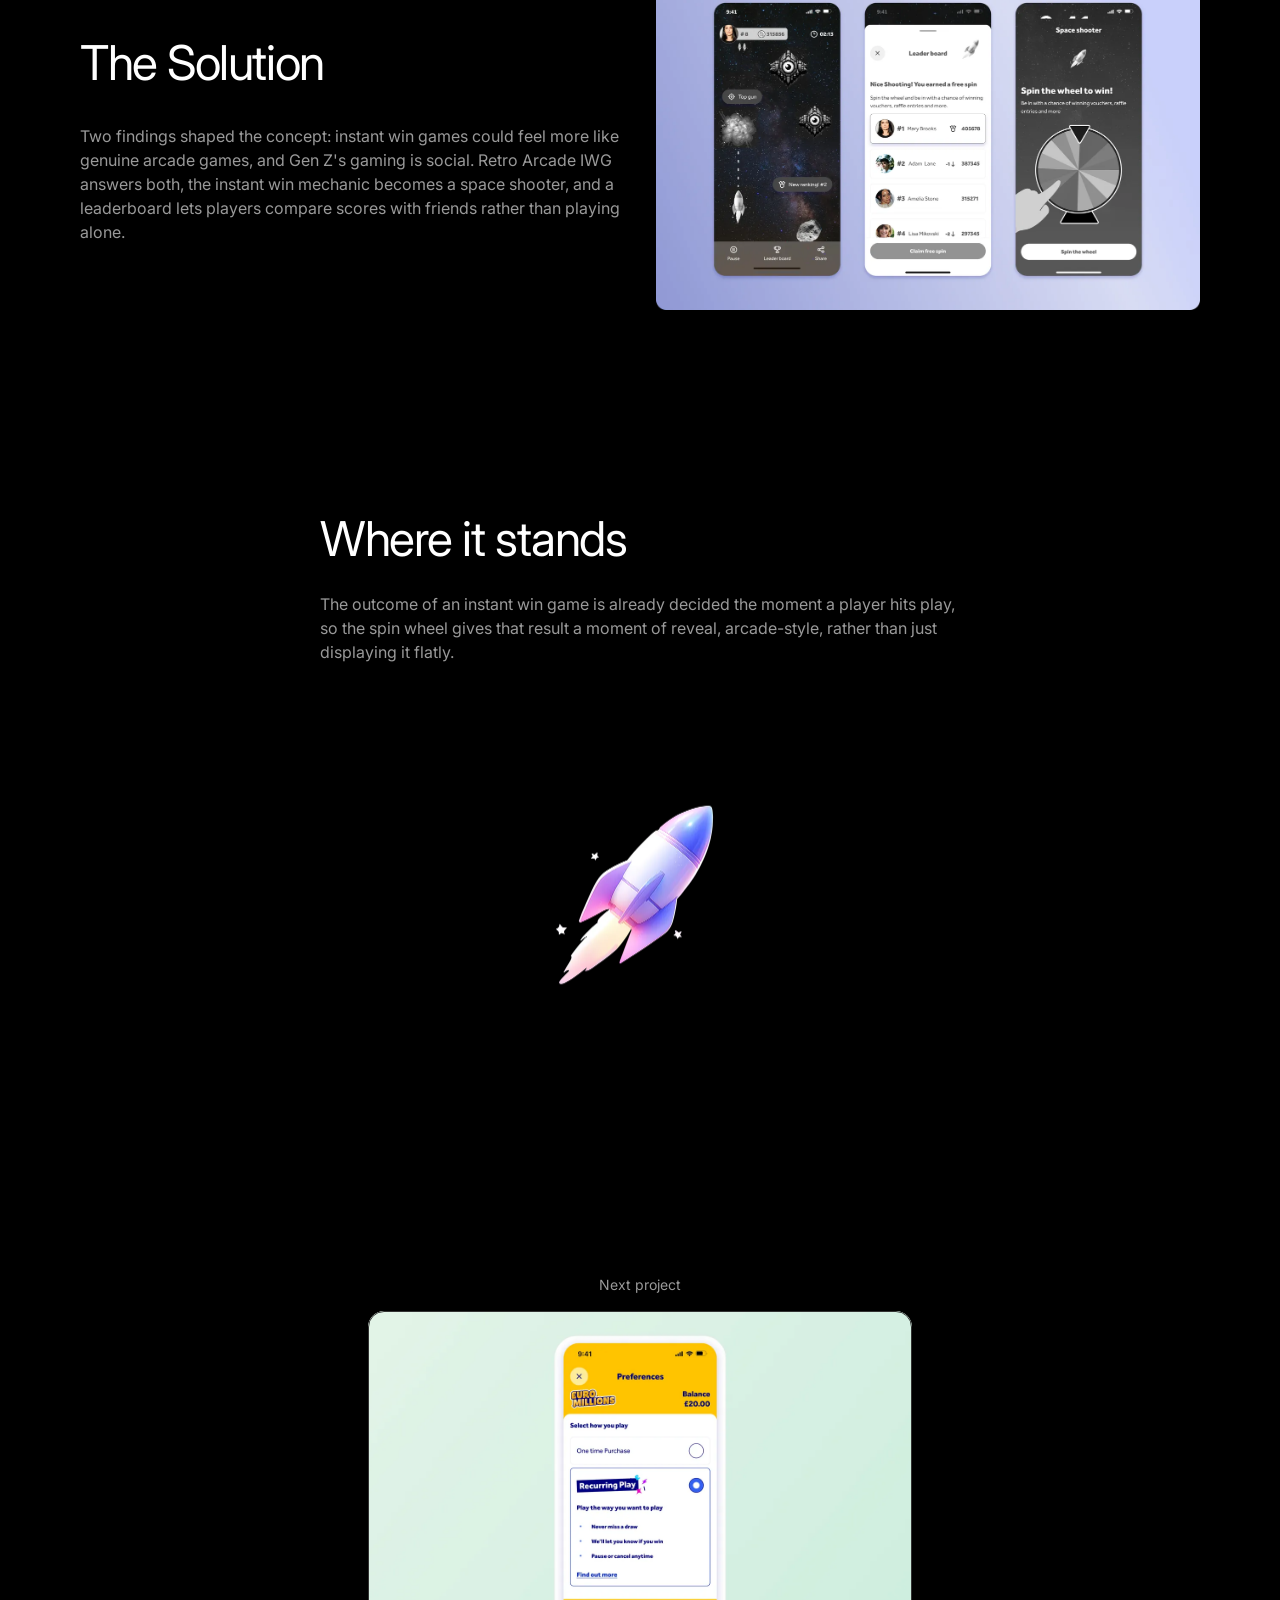
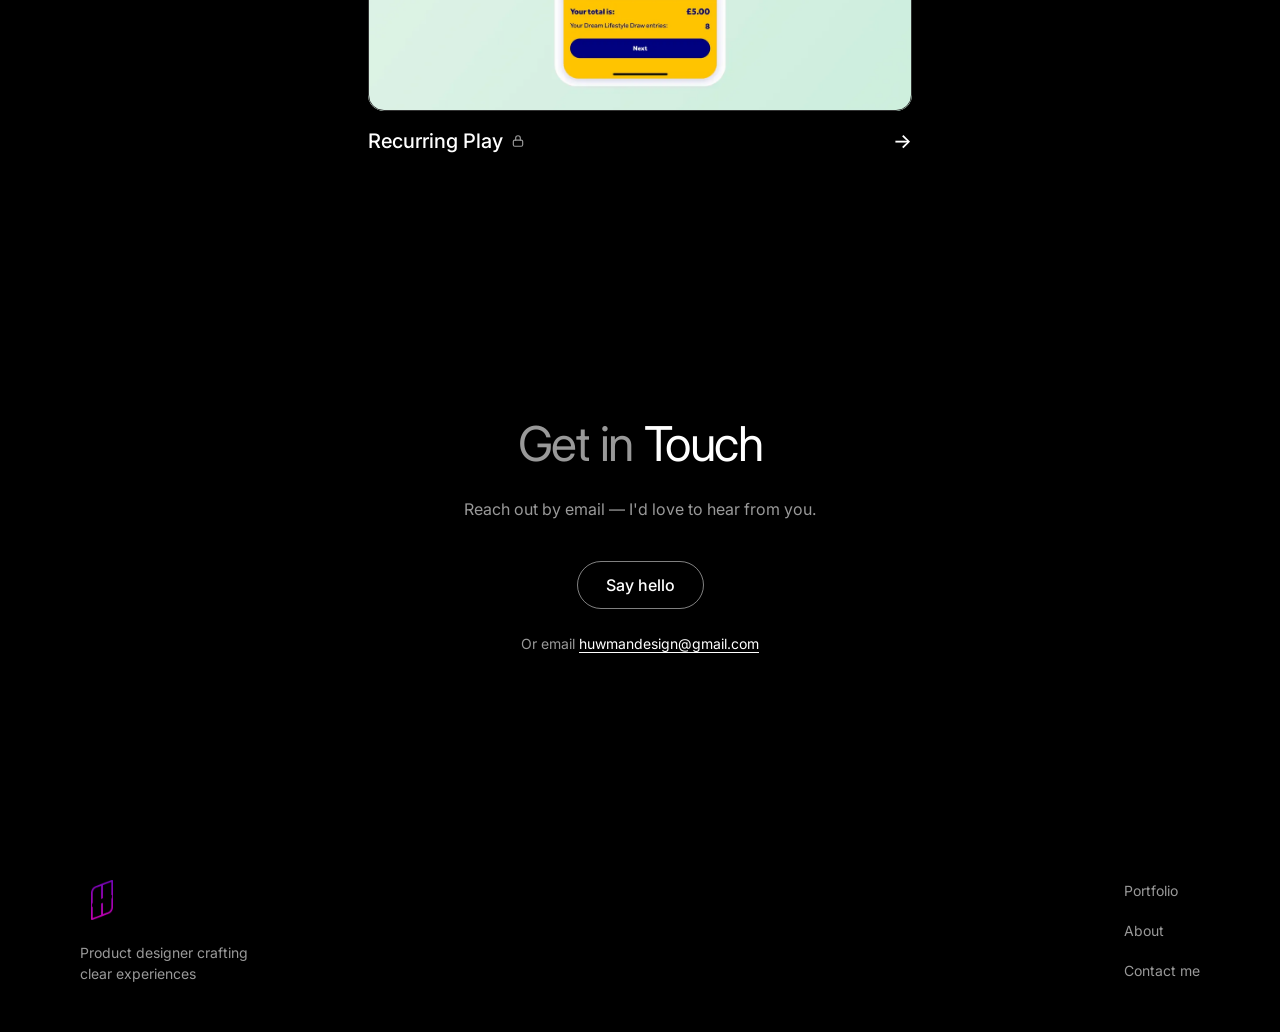
<file: retro-arcade-iwg/index.html>
<!doctype html>
<html lang="en-GB">
<head>
  <meta charset="utf-8">
  <meta name="viewport" content="width=device-width, initial-scale=1">
  <link rel="icon" href="../favicon.svg" type="image/svg+xml">
  <link rel="icon" href="../favicon-32.png" sizes="32x32" type="image/png">
  <link rel="apple-touch-icon" href="../apple-touch-icon.png">
  <title>Retro Arcade IWG — Huw Maitland-Jones</title>
  <meta name="description" content="Retro Arcade IWG: a space shooter concept that reframes The National Lottery's instant win games for 18–25 year olds.">
  <link rel="preconnect" href="https://fonts.googleapis.com">
  <link rel="preconnect" href="https://fonts.gstatic.com" crossorigin>
  <link href="https://fonts.googleapis.com/css2?family=Inter:wght@400;500;700&display=swap" rel="stylesheet">
  <link rel="stylesheet" href="../styles.css">
  <script>document.documentElement.classList.add("js")</script>
  <script src="../script.js" defer></script>
</head>
<body class="cs-page">

  <header class="nav">
    <div class="container nav__inner">
      <a href="/" class="logo" aria-label="Huw Maitland-Jones, home">
        <img src="../assets/logo-mark.png" alt="" width="21" height="40">
      </a>
      <button class="nav__toggle" type="button" aria-expanded="false" aria-controls="site-menu" aria-label="Open menu">
        <span class="nav__toggle-bar"></span>
        <span class="nav__toggle-bar"></span>
      </button>
      <nav aria-label="Main">
        <ul class="nav__links" id="site-menu">
          <li><a href="/#portfolio">Portfolio</a></li>
          <li><a href="/#about">About</a></li>
          <li><a href="#contact">Contact</a></li>
        </ul>
      </nav>
    </div>
  </header>

  <main>
    <!-- Intro -->
    <section class="cs-hero">
      <div class="container cs-hero__inner">
        <div class="cs-hero__text">
          <h1 class="h1 h1--case reveal">Retro Arcade IWG</h1>
          <p class="body body--center cs-hero__desc reveal">
            Allwyn briefed a two-week sprint, Fast Followers, to explore how to engage 18–25 year olds
            with The National Lottery. As a team, we researched the audience together, then each took an
            idea forward individually. Retro Arcade IWG is my concept: an instant win game reframed as a
            space shooter.
          </p>
          <p class="body body--center reveal"><span class="cs-label">My role:</span> Research (as part of the team), concept design, prototyping</p>
        </div>
        <div class="cs-image cs-image--hero reveal">
          <picture><source media="(max-width: 809px)" srcset="../assets/retro-arcade-iwg/hero-mobile.webp" width="700" height="706"><source media="(min-width: 810px) and (max-width: 1199px)" srcset="../assets/retro-arcade-iwg/hero-tablet.webp" width="1460" height="960"><img src="../assets/retro-arcade-iwg/hero.webp" alt="Gameplay screens from Retro Arcade IWG, a space shooter concept for The National Lottery's instant win games" width="2240" height="762"></picture>
        </div>
      </div>
    </section>

    <!-- The Problem -->
    <section class="section">
      <div class="container cs-split">
        <div class="cs-image reveal">
          <picture><source media="(min-width: 810px) and (max-width: 1199px)" srcset="../assets/retro-arcade-iwg/problem-tablet.webp" width="1460" height="765"><img src="../assets/retro-arcade-iwg/problem.webp" alt="Bar chart of reasons for gaming across all respondents, with relaxing the most common answer" width="1280" height="803" loading="lazy"></picture>
        </div>
        <div class="cs-text reveal" style="--delay: 0.1s">
          <h2 class="h2">The Problem</h2>
          <p class="body">
            The brief was clear: engage 18–25 year olds through the experience, not marketing to them.
            Desk research pointed to a few consistent findings: Gen Z have more games on their phone than
            any other age group, they play mostly to relax and spend time with friends, and
            community-driven, skill-based games were growing fastest. Existing instant win games didn't
            reflect any of that.
          </p>
        </div>
      </div>
    </section>

    <!-- The Solution -->
    <section class="section">
      <div class="container cs-split cs-split--text-first">
        <div class="cs-text reveal">
          <h2 class="h2">The Solution</h2>
          <p class="body">
            Two findings shaped the concept: instant win games could feel more like genuine arcade games,
            and Gen Z's gaming is social. Retro Arcade IWG answers both, the instant win mechanic becomes a
            space shooter, and a leaderboard lets players compare scores with friends rather than playing alone.
          </p>
        </div>
        <div class="cs-image reveal" style="--delay: 0.1s">
          <picture><source media="(min-width: 810px) and (max-width: 1199px)" srcset="../assets/retro-arcade-iwg/solution-tablet.webp" width="1460" height="916"><img src="../assets/retro-arcade-iwg/solution.webp" alt="Gameplay, leaderboard and spin wheel screens from Retro Arcade IWG" width="1280" height="803" loading="lazy"></picture>
        </div>
      </div>
    </section>

    <!-- Where it stands -->
    <section class="section">
      <div class="container cs-narrow">
        <div class="cs-text reveal">
          <h2 class="h2">Where it stands</h2>
          <p class="body">
            The outcome of an instant win game is already decided the moment a player hits play, so the
            spin wheel gives that result a moment of reveal, arcade-style, rather than just displaying it flatly.
          </p>
        </div>
        <div class="cs-image cs-image--illustration reveal">
          <img src="../assets/retro-arcade-iwg/where-it-stands.webp" alt="Rocket illustration from the Retro Arcade IWG concept" width="1280" height="757" loading="lazy">
        </div>
      </div>
    </section>

    <!-- Next project -->
    <section class="section next-project">
      <div class="container next-project__inner">
        <p class="small next-project__label reveal">Next project</p>
        <a href="../recurring-play/" class="project next-project__card reveal" style="--delay: 0.1s">
          <div class="project__image">
            <img src="../assets/project-recurring-play.webp" alt="Recurring Play set-up screen on a phone, with Subscription Play selected" loading="lazy">
          </div>
          <h2 class="h3 project__title">Recurring Play <span class="project__lock" title="Password protected"><svg width="14" height="14" viewBox="0 0 24 24" fill="none" stroke="currentColor" stroke-width="2" stroke-linecap="round" stroke-linejoin="round" aria-hidden="true"><rect x="4" y="10.5" width="16" height="10.5" rx="2.5"/><path d="M8 10.5V7a4 4 0 0 1 8 0v3.5"/></svg><span class="visually-hidden">(password protected)</span></span><span class="next-project__arrow" aria-hidden="true">→</span></h2>
        </a>
      </div>
    </section>

    <!-- Contact -->
    <section class="contact" id="contact">
      <div class="container contact__inner">
        <h2 class="h2 h2--center reveal"><span class="muted">Get in</span> Touch</h2>
        <p class="body body--center reveal" style="--delay: 0.1s">Reach out by email — I'd love to hear from you.</p>
        <a href="mailto:huwmandesign@gmail.com" class="button reveal" style="--delay: 0.2s">Say hello</a>
        <p class="small reveal" style="--delay: 0.3s">Or email <a href="mailto:huwmandesign@gmail.com" class="link">huwmandesign@gmail.com</a></p>
      </div>
    </section>
  </main>

  <footer class="footer">
    <div class="container footer__inner">
      <div class="footer__brand">
        <a href="/" class="logo" aria-label="Huw Maitland-Jones, home">
          <img src="../assets/logo-mark.png" alt="" width="21" height="40">
        </a>
        <p class="small">Product designer crafting<br>clear experiences</p>
      </div>
      <nav aria-label="Footer">
        <ul class="footer__links">
          <li><a href="/#portfolio">Portfolio</a></li>
          <li><a href="/#about">About</a></li>
          <li><a href="#contact">Contact me</a></li>
        </ul>
      </nav>
    </div>
  </footer>

</body>
</html>
</file>
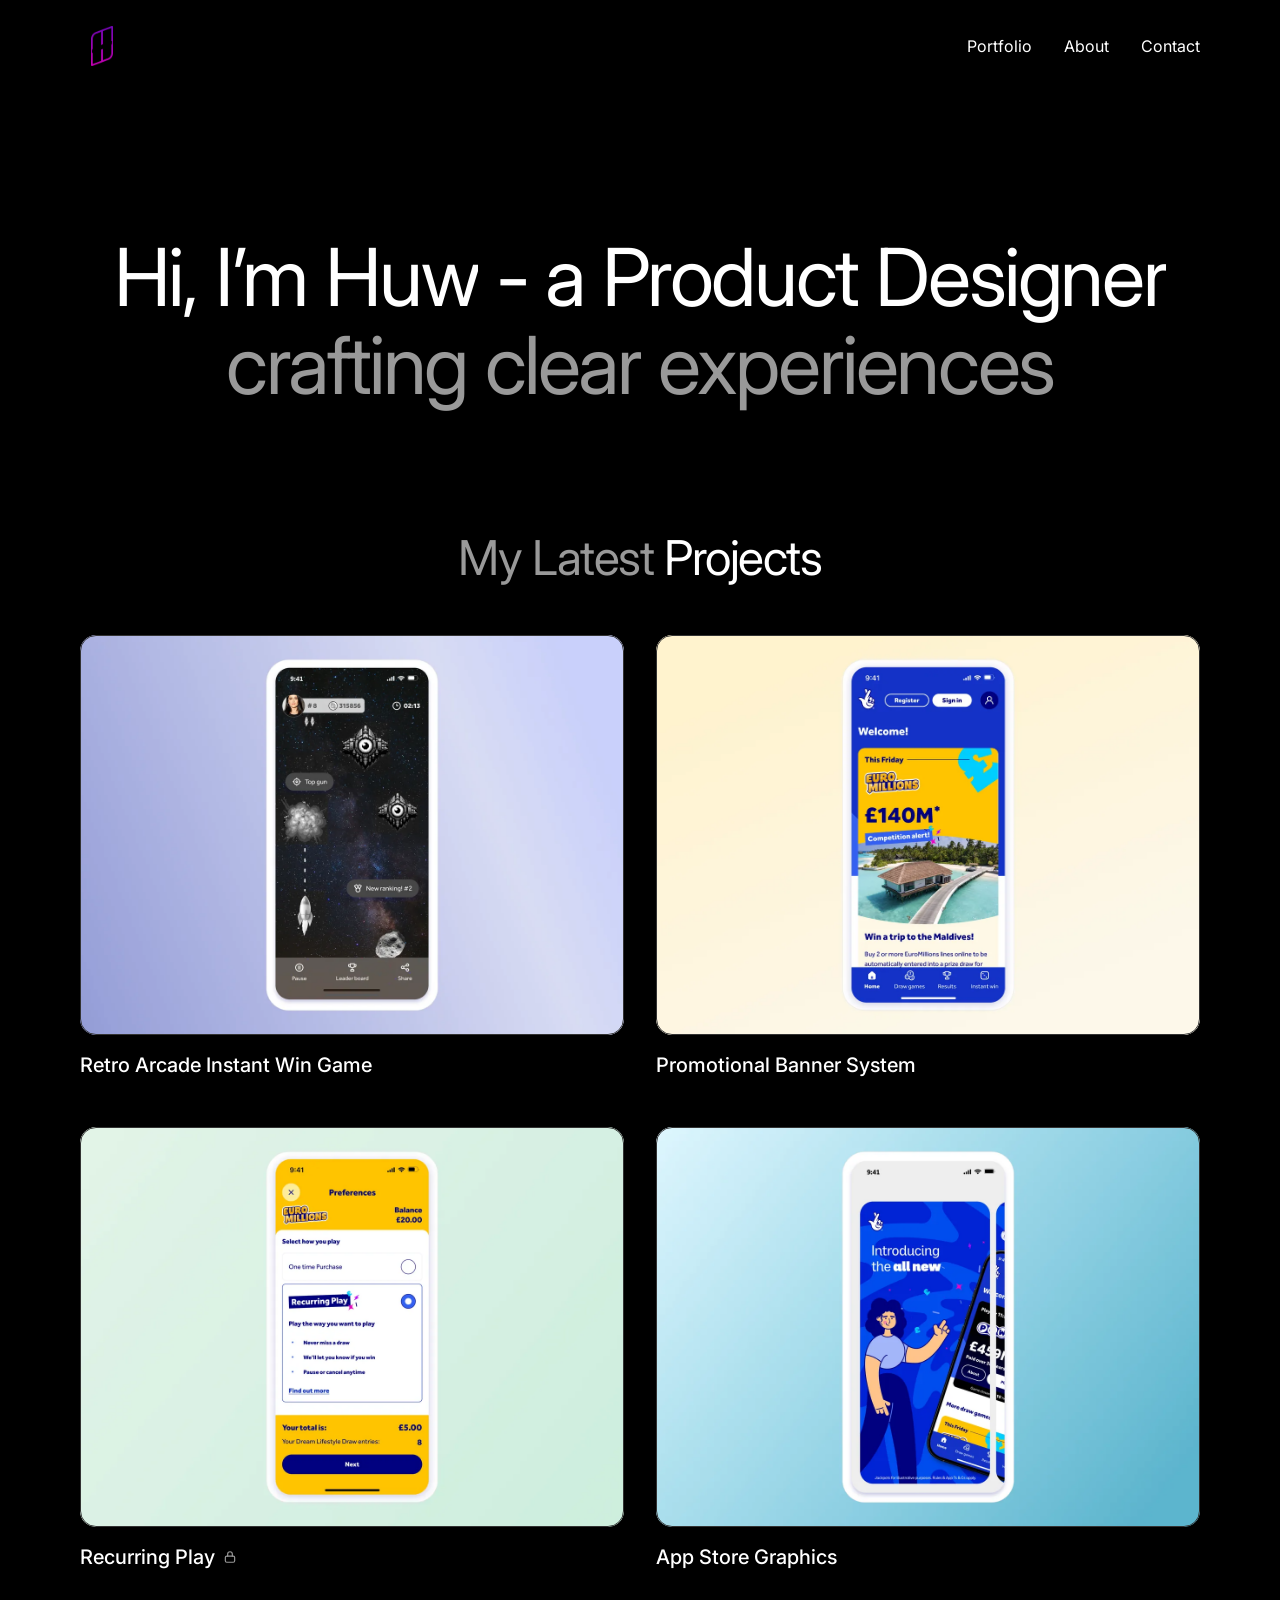
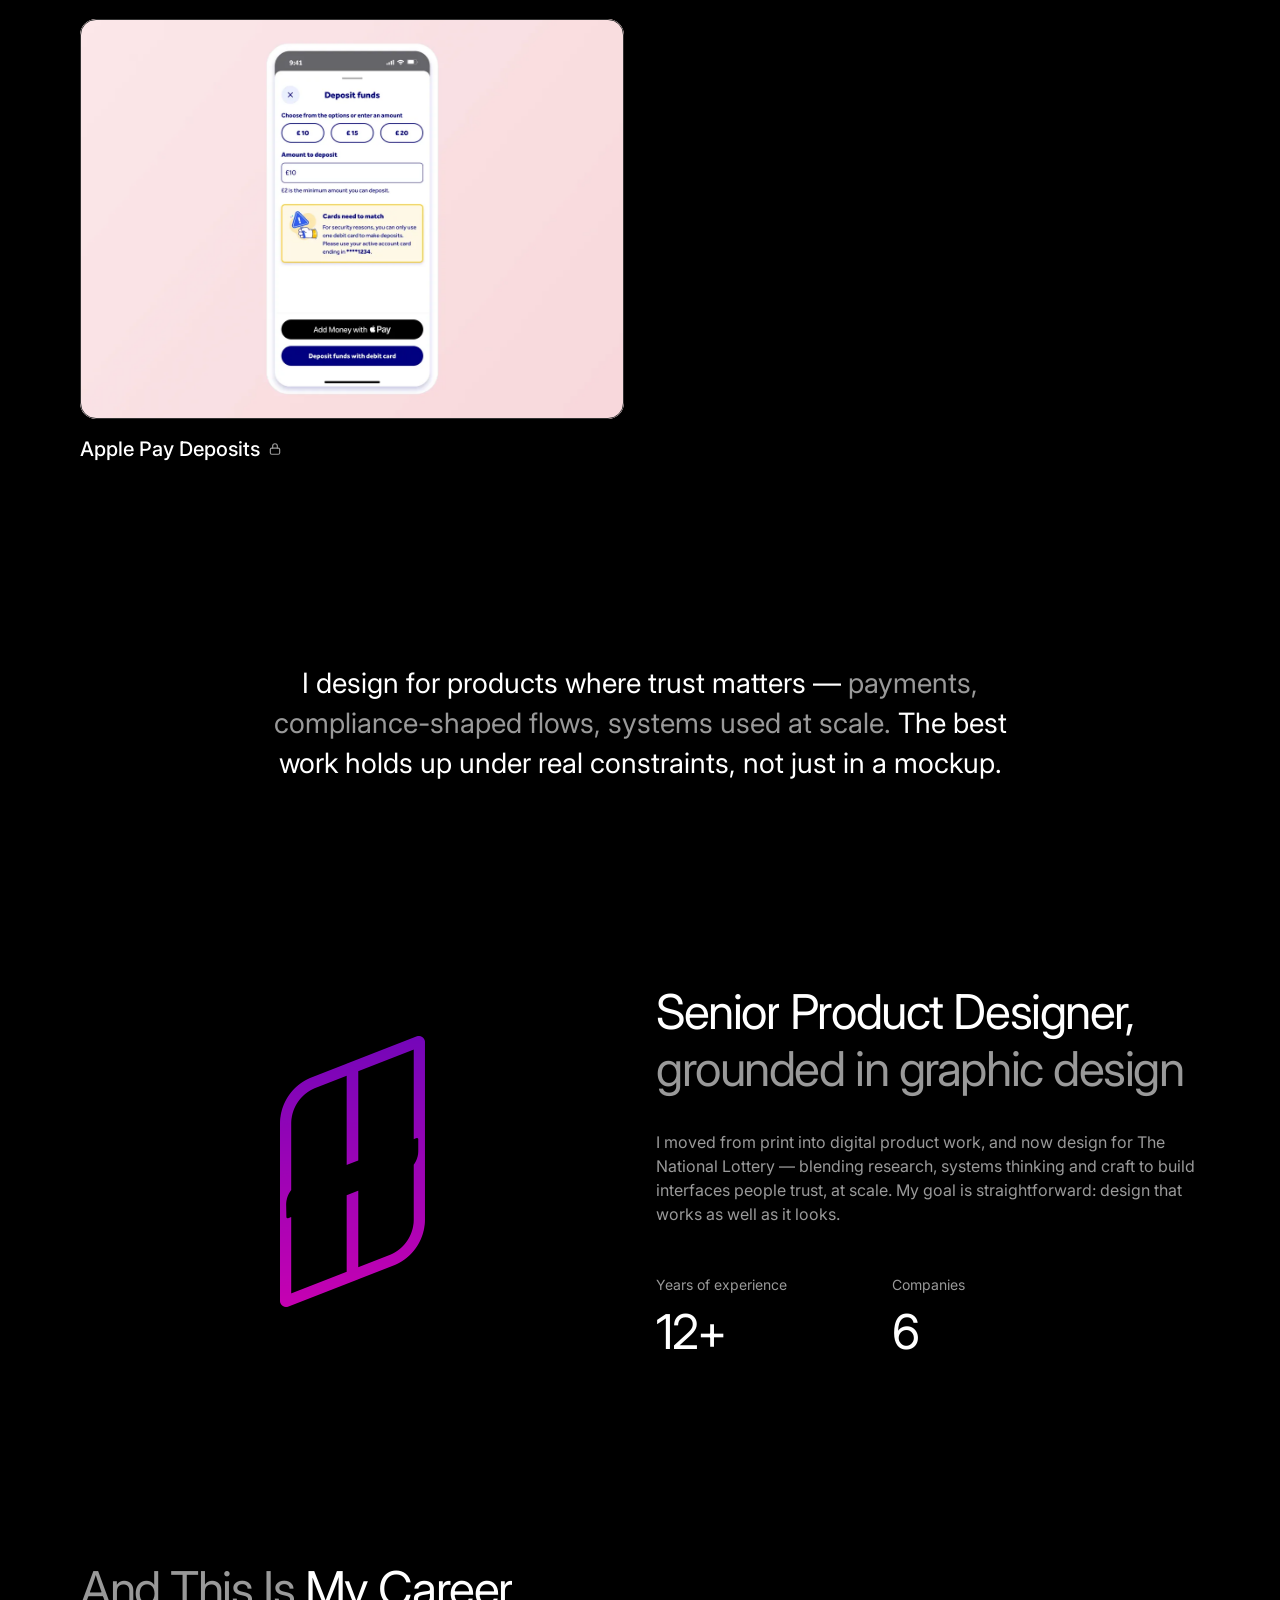
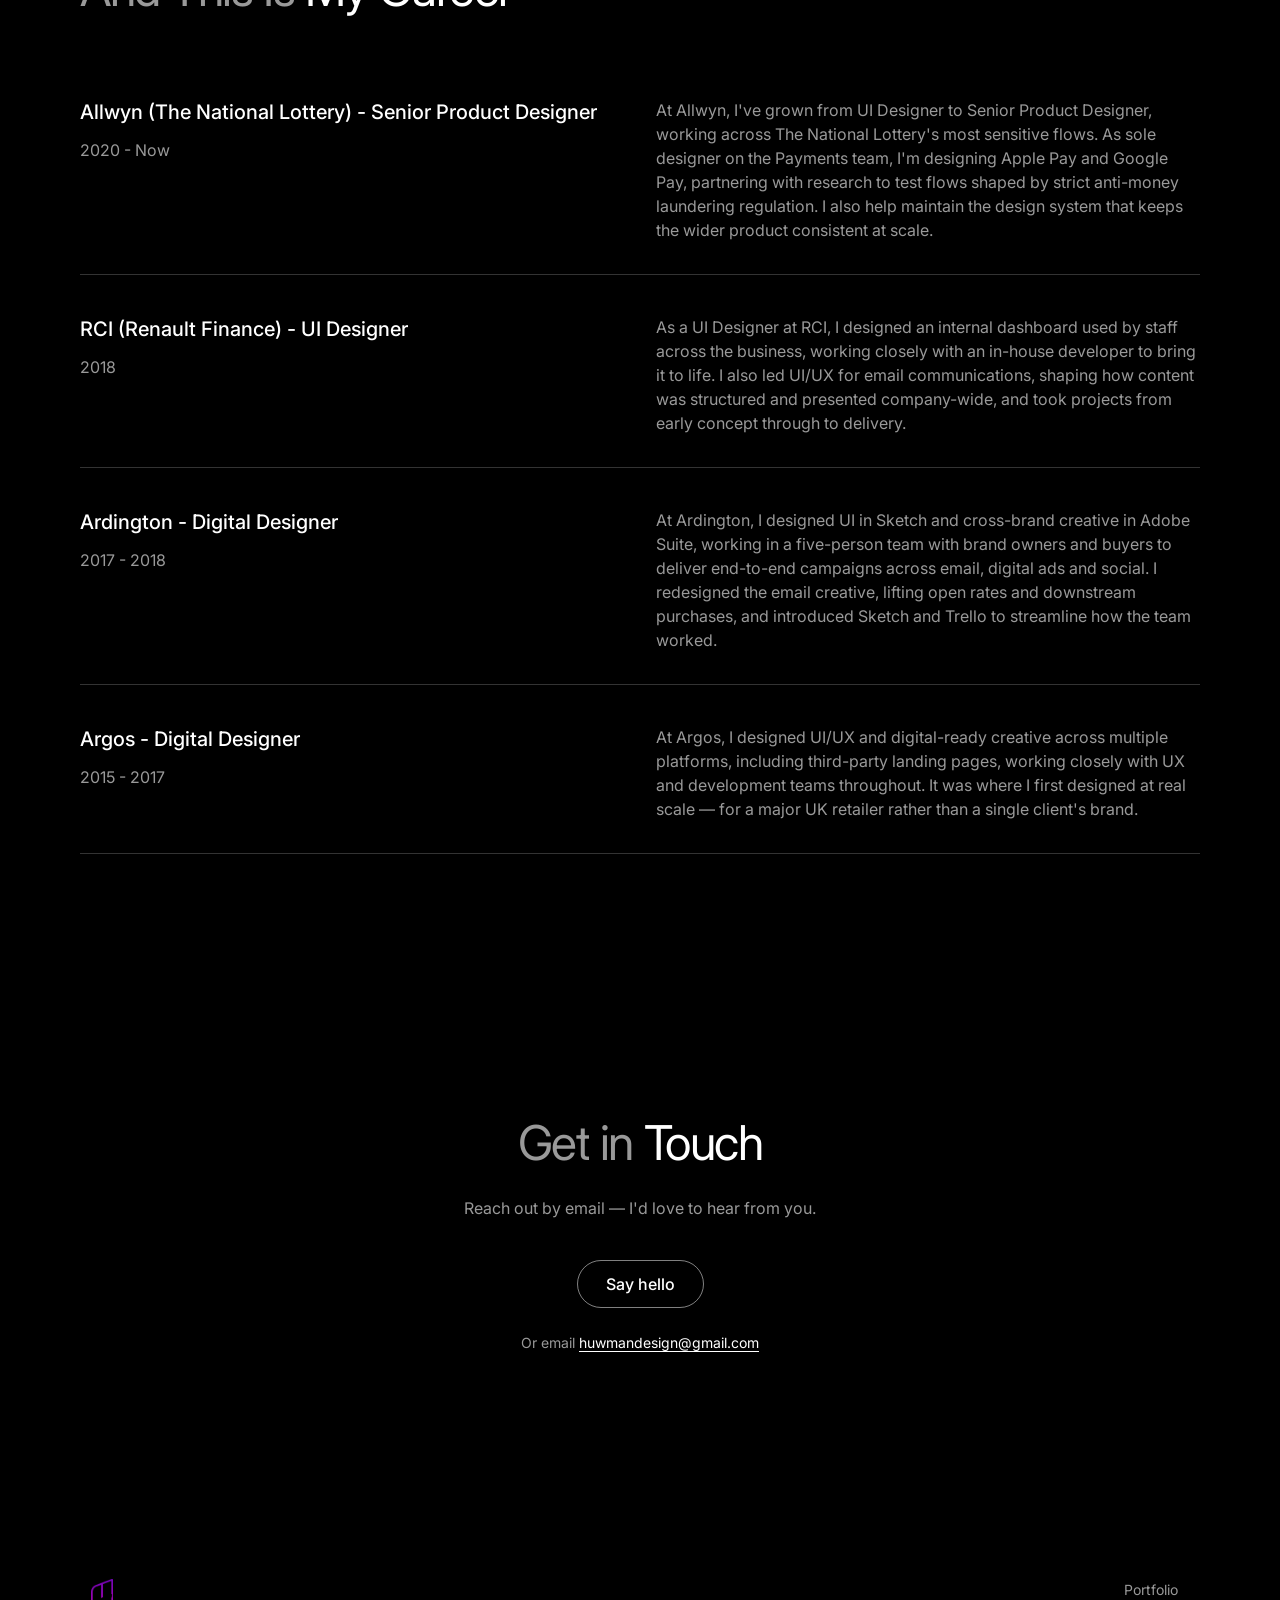
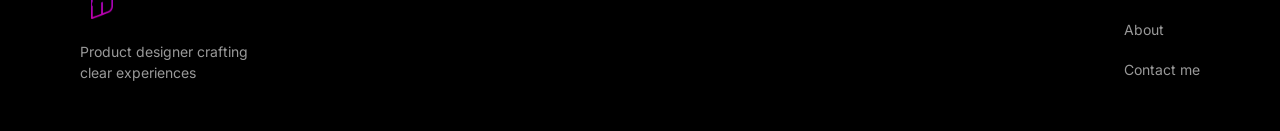
<file: work/index.html>
<!doctype html>
<html lang="en-GB">
<head>
  <meta charset="utf-8">
  <meta name="robots" content="noindex">
  <meta name="viewport" content="width=device-width, initial-scale=1">
  <link rel="icon" href="../favicon.svg" type="image/svg+xml">
  <link rel="icon" href="../favicon-32.png" sizes="32x32" type="image/png">
  <link rel="apple-touch-icon" href="../apple-touch-icon.png">
  <title>Huw Maitland-Jones — Product Designer</title>
  <meta name="description" content="Huw Maitland-Jones is a Senior Product Designer crafting clear experiences for products where trust matters.">
  <link rel="preconnect" href="https://fonts.googleapis.com">
  <link rel="preconnect" href="https://fonts.gstatic.com" crossorigin>
  <link href="https://fonts.googleapis.com/css2?family=Inter:wght@400;500&display=swap" rel="stylesheet">
  <link rel="stylesheet" href="../styles.css">
  <script>document.documentElement.classList.add("js")</script>
  <script src="../script.js" defer></script>
</head>
<body>

  <header class="nav">
    <div class="container nav__inner">
      <a href="/" class="logo" aria-label="Huw Maitland-Jones, home">
        <img src="../assets/logo-mark.png" alt="" width="21" height="40">
      </a>
      <button class="nav__toggle" type="button" aria-expanded="false" aria-controls="site-menu" aria-label="Open menu">
        <span class="nav__toggle-bar"></span>
        <span class="nav__toggle-bar"></span>
      </button>
      <nav aria-label="Main">
        <ul class="nav__links" id="site-menu">
          <li><a href="#portfolio">Portfolio</a></li>
          <li><a href="#about">About</a></li>
          <li><a href="#contact">Contact</a></li>
        </ul>
      </nav>
    </div>
  </header>

  <main>
    <!-- Hero -->
    <section class="hero">
      <div class="container">
        <h1 class="h1 reveal">
          Hi, I’m Huw - a Product Designer
          <span class="muted">crafting clear experiences</span>
        </h1>
      </div>
    </section>

    <!-- Projects -->
    <section class="section section--projects" id="portfolio">
      <div class="container">
        <h2 class="h2 h2--center reveal"><span class="muted">My Latest</span> Projects</h2>

        <ul class="projects">
          <li class="reveal">
            <a href="../retro-arcade-iwg/" class="project">
              <div class="project__image">
                <img src="../assets/project-arcade.webp" alt="Retro arcade instant win game on a phone screen" loading="lazy">
              </div>
              <h3 class="h3">Retro Arcade Instant Win Game</h3>
            </a>
          </li>
          <li class="reveal">
            <a href="../promotional-banner-system/" class="project">
              <div class="project__image">
                <img src="../assets/project-banners.webp" alt="Promotional banner designs on a phone screen" loading="lazy">
              </div>
              <h3 class="h3">Promotional Banner System</h3>
            </a>
          </li>
          <li class="reveal">
            <a href="../recurring-play/" class="project">
              <div class="project__image">
                <img src="../assets/project-recurring-play.webp" alt="Recurring Play set-up screen on a phone, with Subscription Play selected" loading="lazy">
              </div>
              <h3 class="h3 project__title">Recurring Play <span class="project__lock" title="Password protected"><svg width="14" height="14" viewBox="0 0 24 24" fill="none" stroke="currentColor" stroke-width="2" stroke-linecap="round" stroke-linejoin="round" aria-hidden="true"><rect x="4" y="10.5" width="16" height="10.5" rx="2.5"/><path d="M8 10.5V7a4 4 0 0 1 8 0v3.5"/></svg><span class="visually-hidden">(password protected)</span></span></h3>
            </a>
          </li>
          <li class="reveal">
            <a href="../app-store-graphics/" class="project">
              <div class="project__image">
                <img src="../assets/project-app-store.webp" alt="App Store screenshot graphics" loading="lazy">
              </div>
              <h3 class="h3">App Store Graphics</h3>
            </a>
          </li>
          <li class="reveal">
            <a href="../apple-pay-deposits/" class="project">
              <div class="project__image">
                <img src="../assets/project-apple-pay.webp" alt="Apple Pay deposit flow on a phone screen" loading="lazy">
              </div>
              <h3 class="h3 project__title">Apple Pay Deposits <span class="project__lock" title="Password protected"><svg width="14" height="14" viewBox="0 0 24 24" fill="none" stroke="currentColor" stroke-width="2" stroke-linecap="round" stroke-linejoin="round" aria-hidden="true"><rect x="4" y="10.5" width="16" height="10.5" rx="2.5"/><path d="M8 10.5V7a4 4 0 0 1 8 0v3.5"/></svg><span class="visually-hidden">(password protected)</span></span></h3>
            </a>
          </li>
        </ul>
      </div>
    </section>

    <!-- Statement -->
    <section class="section">
      <div class="container container--narrow">
        <p class="statement reveal">
          I design for products where trust matters — <span class="muted">payments,
          compliance-shaped flows, systems used at scale.</span> The best work holds up under
          real constraints, not just in a mockup.
        </p>
      </div>
    </section>

    <!-- About -->
    <section class="section" id="about">
      <div class="container about">
        <div class="about__image reveal">
          <img src="../assets/logo-about.png" alt="" width="145" height="271">
        </div>
        <div class="about__content reveal" style="--delay: 0.1s">
          <h2 class="h2">Senior Product Designer, <span class="muted">grounded in graphic design</span></h2>
          <p class="body">
            I moved from print into digital product work, and now design for The National Lottery —
            blending research, systems thinking and craft to build interfaces people trust, at scale.
            My goal is straightforward: design that works as well as it looks.
          </p>
          <dl class="stats">
            <div>
              <dt>Years of experience</dt>
              <dd>12+</dd>
            </div>
            <div>
              <dt>Companies</dt>
              <dd>6</dd>
            </div>
          </dl>
        </div>
      </div>
    </section>

    <!-- Career -->
    <section class="section">
      <div class="container">
        <h2 class="h2 career__title reveal"><span class="muted">And This Is</span> My Career</h2>

        <ol class="career">
          <li class="job reveal">
            <div class="job__info">
              <h3 class="h3">Allwyn (The National Lottery) - Senior Product Designer</h3>
              <p class="job__years">2020 - Now</p>
            </div>
            <p class="body">
              At Allwyn, I've grown from UI Designer to Senior Product Designer, working across
              The National Lottery's most sensitive flows. As sole designer on the Payments team,
              I'm designing Apple Pay and Google Pay, partnering with research to test flows shaped
              by strict anti-money laundering regulation. I also help maintain the design system
              that keeps the wider product consistent at scale.
            </p>
          </li>
          <li class="job reveal">
            <div class="job__info">
              <h3 class="h3">RCI (Renault Finance) - UI Designer</h3>
              <p class="job__years">2018</p>
            </div>
            <p class="body">
              As a UI Designer at RCI, I designed an internal dashboard used by staff across
              the business, working closely with an in-house developer to bring it to life. I also
              led UI/UX for email communications, shaping how content was structured and presented
              company-wide, and took projects from early concept through to delivery.
            </p>
          </li>
          <li class="job reveal">
            <div class="job__info">
              <h3 class="h3">Ardington - Digital Designer</h3>
              <p class="job__years">2017 - 2018</p>
            </div>
            <p class="body">
              At Ardington, I designed UI in Sketch and cross-brand creative in Adobe Suite, working
              in a five-person team with brand owners and buyers to deliver end-to-end campaigns
              across email, digital ads and social. I redesigned the email creative, lifting open
              rates and downstream purchases, and introduced Sketch and Trello to streamline how
              the team worked.
            </p>
          </li>
          <li class="job reveal">
            <div class="job__info">
              <h3 class="h3">Argos - Digital Designer</h3>
              <p class="job__years">2015 - 2017</p>
            </div>
            <p class="body">
              At Argos, I designed UI/UX and digital-ready creative across multiple platforms,
              including third-party landing pages, working closely with UX and development teams
              throughout. It was where I first designed at real scale — for a major UK retailer
              rather than a single client's brand.
            </p>
          </li>
        </ol>
      </div>
    </section>

    <!-- Contact -->
    <section class="contact" id="contact">
      <div class="container contact__inner">
        <h2 class="h2 h2--center reveal"><span class="muted">Get in</span> Touch</h2>
        <p class="body body--center reveal" style="--delay: 0.1s">Reach out by email — I'd love to hear from you.</p>
        <a href="mailto:huwmandesign@gmail.com" class="button reveal" style="--delay: 0.2s">Say hello</a>
        <p class="small reveal" style="--delay: 0.3s">Or email <a href="mailto:huwmandesign@gmail.com" class="link">huwmandesign@gmail.com</a></p>
      </div>
    </section>
  </main>

  <footer class="footer">
    <div class="container footer__inner">
      <div class="footer__brand">
        <a href="/" class="logo" aria-label="Huw Maitland-Jones, home">
          <img src="../assets/logo-mark.png" alt="" width="21" height="40">
        </a>
        <p class="small">Product designer crafting<br>clear experiences</p>
      </div>
      <nav aria-label="Footer">
        <ul class="footer__links">
          <li><a href="#portfolio">Portfolio</a></li>
          <li><a href="#about">About</a></li>
          <li><a href="#contact">Contact me</a></li>
        </ul>
      </nav>
    </div>
  </footer>

</body>
</html>
</file>
<file: styles.css>
/* ==========================================================================
   Tokens — taken from the Figma styles (www.huwmandesign.com/*)
   ========================================================================== */
:root {
  /* Colour */
  --white: #ffffff;
  --dusty-gray: #999999;   /* muted text */
  --mine-shaft: #333333;   /* borders */
  --cod-gray: #0e0e0e;     /* card background */
  --black: #000000;
  --white-50: rgba(255, 255, 255, 0.5);

  /* Type */
  --font: "Inter", system-ui, -apple-system, "Segoe UI", sans-serif;

  /* Layout */
  --max-width: 1120px;
  --narrow-width: 736px;
  --gutter: 24px;
  --section-space: 100px;
  --radius: 16px;

  /* Spacing */
  --space-2xs: 2px;
  --space-xs: 8px;
  --space-s: 12px;
  --space-m: 16px;
  --space-l: 24px;
  --space-xl: 32px;
  --space-2xl: 40px;
  --space-3xl: 48px;
  --space-4xl: 80px;
}

/* ==========================================================================
   Base
   ========================================================================== */
*, *::before, *::after { box-sizing: border-box; }

html {
  scroll-behavior: smooth;
  /* Leave room for the sticky nav when the browser scrolls to a focused
     element, so keyboard focus is never hidden behind it (WCAG 2.4.11) */
  scroll-padding-top: 100px;
}

/* Anchor jumps land below the sticky nav */
[id] { scroll-margin-top: 100px; }

body {
  margin: 0;
  background: var(--black);
  color: var(--white);
  font-family: var(--font);
  font-size: 16px;
  line-height: 1.5;
  -webkit-font-smoothing: antialiased;
}

img { display: block; max-width: 100%; height: auto; }

h1, h2, h3, p, ul, ol, dl, dd { margin: 0; padding: 0; }
ul, ol { list-style: none; }

a { color: inherit; text-decoration: none; }

:focus-visible {
  outline: 2px solid var(--white);
  outline-offset: 4px;
  border-radius: 4px;
}

.container {
  width: 100%;
  max-width: calc(var(--max-width) + var(--gutter) * 2);
  margin-inline: auto;
  padding-inline: var(--gutter);
}

.container--narrow {
  max-width: calc(var(--narrow-width) + var(--gutter) * 2);
}

.muted { color: var(--dusty-gray); }

/* ==========================================================================
   Type scale — fluid between mobile and desktop
   ========================================================================== */
.h1 {
  font-size: clamp(44px, 7vw, 80px);
  font-weight: 400;
  line-height: 1.1;          /* 88 / 80 */
  letter-spacing: -0.03em;   /* -2.4px at 80px */
  text-align: center;
  text-wrap: balance;
}

.h1 .muted { display: inline; }

.h2 {
  font-size: clamp(32px, 4.5vw, 48px);
  font-weight: 400;
  line-height: 1.2;          /* 57.6 / 48 */
  letter-spacing: -0.03em;   /* -1.44px at 48px */
  text-wrap: balance;
}

.h2--center { text-align: center; }

.h3 {
  font-size: 20px;
  font-weight: 500;
  line-height: 28px;
}

.body {
  color: var(--dusty-gray);
  font-size: 16px;
  line-height: 24px;
}

.body--center { text-align: center; }

.small {
  color: var(--dusty-gray);
  font-size: 14px;
  line-height: 21px;
}

.link {
  color: var(--white);
  text-decoration: underline;
  text-underline-offset: 3px;
}

/* ==========================================================================
   Nav
   ========================================================================== */
.nav {
  position: sticky;
  top: 0;
  z-index: 20;
  padding-block: var(--space-l);
  background: var(--black);
  border-bottom: 1px solid transparent;
  transition: transform 0.35s ease, border-color 0.2s ease, background-color 0.2s ease;
}

/* Once the page has scrolled: thin divider so the bar reads over content */
.nav--scrolled { border-bottom-color: var(--mine-shaft); }

/* Hidden while scrolling down, back as soon as you scroll up */
.nav--hidden { transform: translateY(-100%); }

.nav__inner {
  display: flex;
  align-items: center;
  justify-content: space-between;
}

.logo {
  display: flex;
  align-items: center;
  justify-content: center;
  width: 44px;          /* comfortable tap target */
  height: 44px;
}

.logo img { height: 40px; width: auto; }

/* Logos darken slightly on hover (nav and footer) */
.logo img { transition: filter 0.2s ease; }
.logo:hover img,
.logo:focus-visible img { filter: brightness(0.7); }

.nav__links {
  display: flex;
  gap: var(--space-xl);
}

.nav__links a {
  font-size: 16px;
  line-height: 20px;
  transition: color 0.2s ease;
}

.nav__links a:hover { color: var(--dusty-gray); }

/* Burger toggle: hidden until mobile */
.nav__toggle { display: none; }

@media (max-width: 809px) {
  /* Matches the Figma "Nav - Phone / Closed" frame */
  .nav {
    padding-block: 20px;
    background: var(--black);
    border-bottom: 1px solid var(--mine-shaft);
  }

  .nav__inner { padding-inline: 20px; justify-content: flex-start; }

  .nav__toggle {
    position: relative;
    display: block;
    width: 44px;            /* 32px icon from Figma, with a comfortable tap area */
    height: 44px;
    margin-left: auto;      /* push the burger to the right edge */
    margin-right: -6px;
    padding: 0;
    border: 0;
    background: none;
    cursor: pointer;
  }

  .nav__toggle-bar {
    position: absolute;
    left: 11px;
    height: 2px;
    border-radius: 10px;
    background: var(--white);
    transition: transform 0.25s ease, width 0.25s ease, top 0.25s ease;
  }

  .nav__toggle-bar:first-child { top: 16px; width: 22px; }
  .nav__toggle-bar:last-child { top: 26px; width: 18px; }

  /* Bars turn into a cross when open */
  .nav--open .nav__toggle-bar:first-child { top: 21px; width: 22px; transform: rotate(45deg); }
  .nav--open .nav__toggle-bar:last-child { top: 21px; width: 22px; transform: rotate(-45deg); }

  /* Open state: header and panel turn Cod Gray, matching the Figma open nav */
  .nav--open { background: var(--cod-gray); border-bottom-color: transparent; }

  /* Dropdown panel */
  .nav__links {
    position: absolute;
    top: 100%;
    left: 0;
    right: 0;
    flex-direction: column;
    gap: 0;
    padding: 66px 20px 28px;
    background: var(--cod-gray);
    border-bottom: 1px solid var(--mine-shaft);
    opacity: 0;
    visibility: hidden;
    transform: translateY(-8px);
    transition: opacity 0.2s ease, transform 0.2s ease, visibility 0s linear 0.2s;
  }

  /* Inset divider between the logo row and the links */
  .nav__links::before {
    content: "";
    position: absolute;
    top: 35px;
    left: 20px;
    right: 20px;
    height: 1px;
    background: var(--mine-shaft);
  }

  .nav--open .nav__links {
    opacity: 1;
    visibility: visible;
    transform: none;
    transition: opacity 0.2s ease, transform 0.2s ease, visibility 0s;
  }

  .nav__links a {
    display: block;
    padding-block: 20px;
    font-size: 20px;
    line-height: 28px;
  }
}

/* ==========================================================================
   Sections
   ========================================================================== */
.section { padding-block: var(--section-space); }

.hero { padding-top: 140px; }

.section--projects { padding-top: 120px; }

/* Projects */
.projects {
  display: grid;
  grid-template-columns: repeat(2, 1fr);
  gap: var(--space-3xl) var(--space-xl);
  margin-top: var(--space-3xl);
}

.project {
  display: flex;
  flex-direction: column;
  gap: var(--space-m);
}

.project__image {
  position: relative;
  aspect-ratio: 544 / 400;
  overflow: hidden;
  border-radius: var(--radius);
  background: var(--cod-gray);
}

.project__image::after {
  content: "";
  position: absolute;
  inset: 0;
  border: 1px solid var(--mine-shaft);
  border-radius: inherit;
  pointer-events: none;
}

.project__image img {
  width: 100%;
  height: 100%;
  object-fit: cover;
  transition: transform 0.5s cubic-bezier(0.2, 0.7, 0.2, 1);
}

.project:hover .project__image img { transform: scale(1.03); }

.project__title {
  display: flex;
  align-items: center;
  gap: var(--space-xs);
}

.project__lock { display: inline-flex; color: var(--dusty-gray); }

.visually-hidden {
  position: absolute;
  width: 1px;
  height: 1px;
  overflow: hidden;
  clip: rect(0 0 0 0);
  white-space: nowrap;
}

/* Statement */
.statement {
  font-size: clamp(22px, 2.6vw, 28px);
  line-height: 1.43;          /* 40 / 28 */
  text-align: center;
  text-wrap: pretty;
}

/* About */
.about {
  display: grid;
  grid-template-columns: 1fr 1fr;
  align-items: center;
  gap: var(--space-xl);
}

.about__image {
  display: flex;
  align-items: center;
  justify-content: center;
  aspect-ratio: 544 / 271;
  border-radius: var(--radius);
  box-shadow: 0 16px 64px 0 var(--black);
}

.about__image img { height: 100%; width: auto; }

.about__content {
  display: flex;
  flex-direction: column;
  gap: var(--space-xl);
}

.stats {
  display: grid;
  grid-template-columns: repeat(2, 1fr);
  gap: var(--space-xl);
  max-width: 440px;
  padding-top: var(--space-m);
}

.stats dt {
  color: var(--dusty-gray);
  font-size: 14px;
  line-height: 21px;
}

.stats dd {
  margin-top: var(--space-xs);
  font-size: 48px;
  line-height: 1.2;
  letter-spacing: -0.03em;
}

/* Career */
.career__title { margin-bottom: var(--space-4xl); }

.career {
  display: flex;
  flex-direction: column;
  gap: var(--space-2xl);
}

.job {
  display: grid;
  grid-template-columns: 1fr 1fr;
  gap: var(--space-xl);
  padding-bottom: var(--space-xl);
  border-bottom: 1px solid var(--mine-shaft);
}

.job__info {
  display: flex;
  flex-direction: column;
  gap: var(--space-s);
}

.job__years {
  color: var(--dusty-gray);
  font-size: 16px;
  line-height: 24px;
}

/* Contact */
.contact { padding-block: 160px; }

.contact__inner {
  display: flex;
  flex-direction: column;
  align-items: center;
  gap: var(--space-l);
}

.contact__inner .body { max-width: 544px; }

.contact__inner .button { margin-top: var(--space-m); }

.button {
  display: inline-flex;
  align-items: center;
  justify-content: center;
  height: 48px;
  padding: 0 28px;
  border: 1px solid var(--white-50);
  border-radius: 100px;
  font-size: 16px;
  font-weight: 500;
  line-height: 24px;
  transition: background-color 0.2s ease, color 0.2s ease, border-color 0.2s ease;
}

.button:hover {
  background: var(--white);
  border-color: var(--white);
  color: var(--black);
}

/* Footer */
.footer { padding: 64px 0 48px; }

.footer__inner {
  display: flex;
  justify-content: space-between;
  align-items: flex-start;
  gap: var(--space-xl);
}

.footer__brand {
  display: flex;
  flex-direction: column;
  gap: 20px;
  max-width: 200px;
}

.footer__links {
  display: flex;
  flex-direction: column;
  gap: var(--space-m);
}

.footer__links a {
  color: var(--dusty-gray);
  font-size: 14px;
  line-height: 21px;
  transition: color 0.2s ease;
}

.footer__links a:hover { color: var(--white); }


/* ==========================================================================
   Case study pages
   ========================================================================== */
.h1--case {
  font-size: clamp(40px, 5.5vw, 64px);
  line-height: 1.1;            /* 70.4 / 64 */
  letter-spacing: -0.03em;     /* -1.92px at 64px */
}

.cs-hero { padding: 79px 0 40px; }

.cs-hero__inner {
  display: flex;
  flex-direction: column;
  align-items: center;
  gap: var(--space-4xl);
}

.cs-hero__text {
  display: flex;
  flex-direction: column;
  align-items: center;
  gap: var(--space-xl);
}

.cs-hero__desc { max-width: var(--narrow-width); }

.cs-label { color: var(--white); }

/* Status pill above a case study title, e.g. "In progress" */
.cs-tag {
  display: inline-block;
  margin: 0 auto var(--space-m);
  padding: 6px 14px;
  border: 1px solid var(--mine-shaft);
  border-radius: 100px;
  font-size: 14px;
  line-height: 1.4;
  color: var(--dusty-gray);
}

.cs-image {
  position: relative;
  width: 100%;
}

.cs-image img,
.cs-image picture { display: block; width: 100%; height: auto; }

/* Exports with square corners get rounded to match the other images */
.cs-image--hero,
.cs-image--rounded { border-radius: var(--radius); overflow: hidden; }

.cs-image--outcome { background: none; overflow: visible; }
.cs-image--outcome img { filter: drop-shadow(0 16px 13.5px var(--black)); }

/* Transparent illustrations sit straight on the page */
.cs-image--illustration { border-radius: 0; overflow: visible; }

/* One caption per image set: only under the last image in each section */
.cs-narrow .cs-figure:has(+ .cs-figure) figcaption { display: none; }

/* Different image sets per breakpoint (e.g. App Store pairs split on mobile) */
.cs-stack { display: flex; flex-direction: column; gap: 63px; }   /* 32px gap + 31px padding, from the Figma mobile frame */
.cs-stack img { width: 100%; height: auto; border-radius: var(--radius); }
.cs-only-mobile { display: none; }
@media (max-width: 809px) {
  .cs-only-wide { display: none; }
  .cs-only-mobile { display: flex; }
  /* Keep the 63px rhythm across the join between sets (32px gap + 31px) */
  .cs-narrow .cs-figure + .cs-figure { margin-top: 31px; }
}

/* Full-width figure below a two-column block */
.cs-wide { margin-top: var(--space-xl); }

/* Image with a drop shadow (Apple Pay design system shot) */
.cs-image--shadow img { filter: drop-shadow(0 16px 27px var(--black)); }

/* Three short points in a row (stacks on smaller screens) */
.cs-points { display: grid; grid-template-columns: repeat(3, 1fr); gap: var(--space-xl); }
@media (max-width: 1199px) { .cs-points { grid-template-columns: 1fr; } }

/* Research findings: stats, sub-headings and lists */
.cs-findings { display: flex; flex-direction: column; gap: var(--space-xl); padding-block: var(--space-m); }
.cs-finding { display: flex; flex-direction: column; gap: var(--space-xs); }
.cs-subhead { color: var(--white); font-size: 20px; font-weight: 700; line-height: 28px; }
.cs-stats strong { font-weight: 700; }
.cs-bullets { list-style: disc; padding-left: 20px; }

/* Two columns: image + text, either way round */
.cs-split {
  display: grid;
  grid-template-columns: 1fr 1fr;
  align-items: center;
  gap: var(--space-xl);
}

.cs-text {
  display: flex;
  flex-direction: column;
  gap: var(--space-l);
  min-width: 0;
}

.cs-split .cs-text { gap: var(--space-xl); }

.cs-figure {
  margin: 0;
  display: flex;
  flex-direction: column;
  gap: var(--space-xs);
  min-width: 0;
}

/* Single narrow column */
.cs-narrow {
  display: flex;
  flex-direction: column;
  gap: var(--space-xl);
  max-width: calc(640px + var(--gutter) * 2);
}

.cs-strong {
  color: var(--white);
  font-weight: 700;
  font-size: 16px;
  line-height: 24px;
}

.cs-list ul {
  list-style: disc;
  padding-left: 20px;
}

/* Phone on a soft backdrop (micro animation) */
.cs-phone-stage {
  display: flex;
  justify-content: center;
  padding-block: var(--space-l);
  border-radius: var(--radius);
  background: linear-gradient(180deg, #e6eaf6 0%, #f5e3d5 100%);
}

.cs-phone {
  width: min(318px, 70%);
  height: auto;
  object-fit: cover;
  border-radius: 32px;
}

/* Mobile: slightly tighter corners suit narrower images */
@media (max-width: 809px) {
  :root { --radius: 12px; }
  .cs-phone { border-radius: 24px; }
}

/* ==========================================================================
   Next project (end of each case study)
   ========================================================================== */
.next-project__inner {
  display: flex;
  flex-direction: column;
  align-items: center;
  gap: var(--space-m);
}

.next-project__card { width: 100%; max-width: 544px; }

.next-project__arrow {
  margin-left: auto;
  transition: transform 0.2s ease;
}

.next-project__card:hover .next-project__arrow { transform: translateX(4px); }

/* ==========================================================================
   Lock page (NDA case studies)
   ========================================================================== */
.lock { padding-block: 120px 160px; }

.lock__inner {
  display: flex;
  flex-direction: column;
  align-items: center;
  gap: var(--space-l);
  max-width: calc(544px + var(--gutter) * 2);
}

.lock__icon { color: var(--dusty-gray); }

.lock__message--error { color: var(--white); }

.lock__form {
  display: flex;
  flex-direction: column;
  gap: var(--space-xs);
  width: 100%;
  margin-top: var(--space-m);
}

.lock__label {
  color: var(--dusty-gray);
  font-size: 14px;
  line-height: 21px;
}

.lock__row {
  display: flex;
  gap: var(--space-s);
}

.lock__input {
  flex: 1;
  min-width: 0;
  height: 48px;
  padding: 0 20px;
  border: 1px solid var(--mine-shaft);
  border-radius: 100px;
  background: var(--cod-gray);
  color: var(--white);
  font: inherit;
  font-size: 16px;
  transition: border-color 0.2s ease;
}

.lock__input:focus {
  outline: none;
  border-color: var(--white-50);
}

.lock__button {
  background: none;
  color: var(--white);
  font-family: inherit;
  cursor: pointer;
  white-space: nowrap;
}

@media (max-width: 480px) {
  .lock { padding-block: 64px 96px; }
  .lock__row { flex-direction: column; }
  .lock__input { flex: none; width: 100%; }
}

/* ==========================================================================
   Responsive
   ========================================================================== */
@media (max-width: 900px) {
  :root { --section-space: 72px; }

  .hero { padding-top: 96px; }
  .section--projects { padding-top: 88px; }

  .about { grid-template-columns: 1fr; }
  .about__image { max-width: 544px; }

  .job { grid-template-columns: 1fr; gap: var(--space-m); }


  .career__title { margin-bottom: var(--space-3xl); }
}

@media (max-width: 640px) {
  :root { --gutter: 20px; --section-space: 56px; }



  .projects { grid-template-columns: 1fr; gap: var(--space-xl); }

  .contact { padding-block: 96px; }
}

/* Case study pages: tablet 810–1199px, mobile below 810px (Figma frames) */
@media (max-width: 1199px) {
  .cs-page { --gutter: 40px; }
  .cs-page .section { padding-block: 64px; }
  .cs-hero { padding: 80px 0 40px; }

  .cs-split,
  .cs-wide,
  .cs-narrow {
    grid-template-columns: 1fr;
    max-width: calc(618px + 96px * 2);
    padding-inline: 96px;
  }
  /* One column: heading and copy always come before the image */
  .cs-split > .cs-text { order: -1; }
}

@media (max-width: 809px) {
  .cs-split,
  .cs-wide,
  .cs-narrow { padding-inline: var(--gutter); }
  .cs-hero { padding-top: 64px; }
  .cs-hero__inner { gap: var(--space-3xl); }
}

/* Mobile footer: brand block, then links stacked underneath (Figma "Footer - Phone") */
@media (max-width: 809px) {
  .footer { padding: 40px 0; }
  .footer__inner { flex-direction: column; gap: 40px; }
}

@media (prefers-reduced-motion: reduce) {
  html { scroll-behavior: auto; }
  .nav { transition: none; }
  * { transition: none !important; }
}

/* ==========================================================================
   Transitions — matched to the Framer site: elements fade up ~20px as they
   enter the screen; whatever is visible on load cascades in order.
   Only applied when JavaScript runs, so content is never hidden without it.
   ========================================================================== */
:root {
  --reveal-distance: 20px;
  --reveal-duration: 1.5s;
  --reveal-ease: cubic-bezier(0.16, 1, 0.3, 1);   /* gentle ease-out */
}

.js .reveal {
  opacity: 0;
  transform: translateY(var(--reveal-distance));
  transition:
    opacity var(--reveal-duration) var(--reveal-ease) var(--delay, 0s),
    transform var(--reveal-duration) var(--reveal-ease) var(--delay, 0s);
}

.js .reveal.is-visible {
  opacity: 1;
  transform: none;
}

/* Headline reveal: words rise into place from behind a mask, line by line */
.js .split .word {
  display: inline-block;
  overflow: hidden;
  vertical-align: top;
  padding-bottom: 0.12em;   /* room for descenders inside the mask */
  margin-bottom: -0.12em;
}
.js .split .word__inner {
  display: inline-block;
  transform: translateY(110%) rotate(5deg);
  transform-origin: 0 100%;
  transition: transform 1.3s var(--reveal-ease) var(--wdelay, 0s);
}
.js .is-visible .split .word__inner,
.js .split.is-visible .word__inner {
  transform: none;
}
/* A heading that is its own reveal: let the words do the moving */
.js .reveal.split {
  opacity: 1;
  transform: none;
}

/* Keep the button's hover transition alongside its reveal */
.js .button.reveal {
  transition:
    opacity var(--reveal-duration) var(--reveal-ease) var(--delay, 0s),
    transform var(--reveal-duration) var(--reveal-ease) var(--delay, 0s),
    background-color 0.2s ease, color 0.2s ease, border-color 0.2s ease;
}

@media (prefers-reduced-motion: reduce) {
  .js .reveal { opacity: 1; transform: none; }
}
</file>
